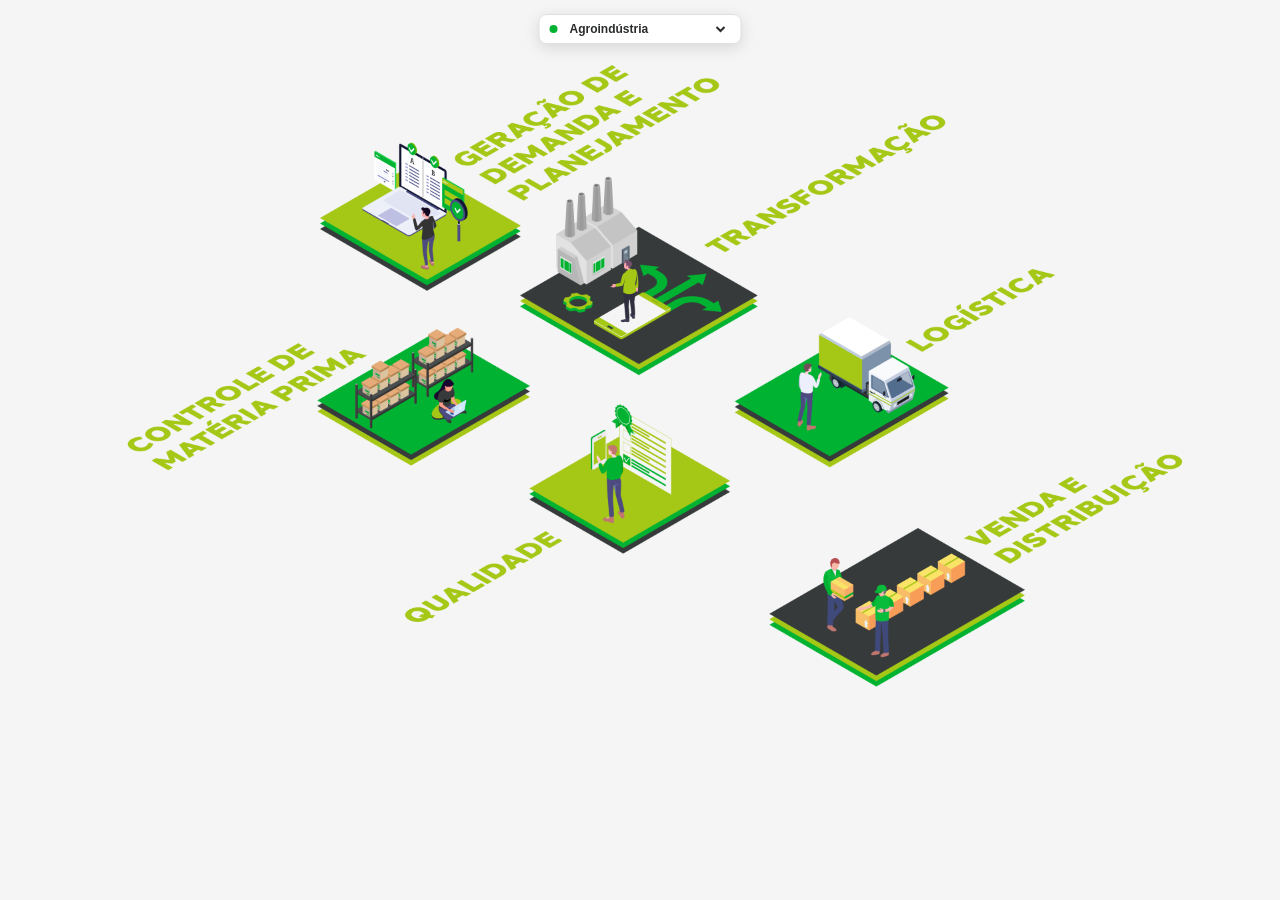
<file: agroindustria/index.html>
<!DOCTYPE html>
<html lang="pt-BR">
<head>
  <meta charset="UTF-8">
  <meta name="viewport" content="width=device-width, initial-scale=1">
  <title>Agroindústria</title>
  <style>
    :root {
      --green: #00b232;
      --lime:  #a5c715;
      --text:  #2a2b2b;
    }

    *, *::before, *::after { box-sizing: border-box; margin: 0; padding: 0; }

    html, body { background: #f5f5f5; overflow: hidden; height: 100%; }

    #scale-container { width: 100%; overflow: hidden; }

    #infografico {
      position: relative;
      width: 1920px;
      height: 1080px;
      background: #f5f5f5;
      transform-origin: top left;
    }

    /* ── Camadas ── */
    .layer {
      position: absolute;
      pointer-events: none;
      opacity: 0;
      transform: translateY(20px);
      transition: opacity 0.55s ease-out, transform 0.55s ease-out;
    }
    .layer.visible { opacity: 1; transform: translateY(0); }
    .layer img { display: block; width: 100%; height: 100%; }

    /* bg-lines: reveal radial do centro para fora */
    .layer[data-id="bg"] {
      left: 495px; top: 326px; width: 983px; height: 519px;
      transform: none;
      clip-path: circle(0% at 50% 50%);
      transition: opacity 0.4s ease-out, clip-path 0.9s cubic-bezier(0.4, 0, 0.2, 1);
    }
    .layer[data-id="bg"].visible {
      transform: none;
      clip-path: circle(150% at 50% 50%);
    }

    /* Coordenadas absolutas Figma 1920×1080 */
    .layer[data-id="geracao-de-demanda"]    { left: 480px;  top:  50px; width: 631px; height: 387px; }
    .layer[data-id="transformacao"]         { left: 780px;  top: 163px; width: 656px; height: 400px; }
    .layer[data-id="logistica"]             { left: 1102px; top: 392px; width: 492px; height: 309px; }
    .layer[data-id="controle-materia-prima"]{ left: 174px;  top: 483px; width: 621px; height: 229px; }
    .layer[data-id="qualidade"]             { left: 590px;  top: 598px; width: 506px; height: 346px; }
    .layer[data-id="venda-distribuicao"]    { left: 1154px; top: 644px; width: 643px; height: 386px; }

    /* ── Hotspots ── */
    .hotspot {
      position: absolute;
      cursor: pointer;
      border-radius: 8px;
      z-index: 20;
    }

    .hotspot[data-id="geracao-de-demanda"]    { left: 480px;  top:  50px; width: 631px; height: 387px; }
    .hotspot[data-id="transformacao"]         { left: 780px;  top: 163px; width: 656px; height: 400px; }
    .hotspot[data-id="logistica"]             { left: 1102px; top: 392px; width: 492px; height: 309px; }
    .hotspot[data-id="controle-materia-prima"]{ left: 174px;  top: 483px; width: 621px; height: 229px; }
    .hotspot[data-id="qualidade"]             { left: 590px;  top: 598px; width: 506px; height: 346px; }
    .hotspot[data-id="venda-distribuicao"]    { left: 1154px; top: 644px; width: 643px; height: 386px; }

    .hotspot::before {
      content: '';
      position: absolute;
      inset: 0;
      border-radius: 8px;
      background: rgba(0, 178, 50, 0);
      transition: background 0.25s ease;
    }
    .hotspot:hover::before { background: rgba(0, 178, 50, 0.08); }

    /* ── Tooltip global ── */
    #tooltip {
      position: fixed;
      background: #fff;
      border-left: 4px solid var(--green);
      border-radius: 8px;
      box-shadow: 0 8px 32px rgba(0,0,0,.18);
      padding: 16px 20px;
      width: 240px;
      pointer-events: none;
      opacity: 0;
      transform: translateY(6px);
      transition: opacity 0.2s ease, transform 0.2s ease;
      z-index: 1000;
    }
    #tooltip.visible { opacity: 1; transform: translateY(0); }
    #tooltip::after {
      content: '';
      position: absolute;
      left: 50%;
      transform: translateX(-50%);
      border: 8px solid transparent;
    }
    #tooltip[data-dir="above"]::after, #tooltip:not([data-dir])::after {
      top: 100%;
      border-top-color: #fff;
    }
    #tooltip[data-dir="below"]::after {
      bottom: 100%;
      border-bottom-color: #fff;
    }
    #tooltip h4 {
      font-family: 'Halcom', 'Arial Black', 'Arial Bold', sans-serif;
      font-weight: 900;
      font-size: 13px;
      color: var(--green);
      text-transform: uppercase;
      letter-spacing: 0.04em;
      margin-bottom: 10px;
      line-height: 1.3;
    }
    #tooltip ul { list-style: none; padding: 0; }
    #tooltip ul li {
      font-family: 'Halcom', Arial, sans-serif;
      font-size: 12px;
      color: var(--text);
      line-height: 1.5;
      padding: 4px 0 4px 14px;
      position: relative;
      border-bottom: 1px solid rgba(0,0,0,0.06);
    }
    #tooltip ul li:last-child { border-bottom: none; }
    #tooltip ul li::before {
      content: '';
      position: absolute;
      left: 0; top: 50%;
      transform: translateY(-50%);
      width: 6px; height: 6px;
      border-radius: 50%;
      background: var(--lime);
    }

    /* ── Nav flutuante ── */
    #infog-nav {
      position: fixed;
      top: 14px;
      left: 50%;
      transform: translateX(-50%);
      z-index: 9999;
      background: #fff;
      border: 1.5px solid #e0e0e0;
      border-radius: 8px;
      box-shadow: 0 4px 16px rgba(0,0,0,.12);
      padding: 6px 12px 6px 10px;
      display: flex;
      align-items: center;
      gap: 8px;
      font-family: 'Halcom', Arial, sans-serif;
      font-size: 12px;
      color: #2a2b2b;
    }
    #infog-nav::before {
      content: '';
      display: inline-block;
      width: 8px; height: 8px;
      border-radius: 50%;
      background: #00b232;
      flex-shrink: 0;
    }
    #infog-nav select {
      border: none;
      outline: none;
      font-family: inherit;
      font-size: 12px;
      font-weight: 700;
      color: #2a2b2b;
      background: transparent;
      cursor: pointer;
      padding-right: 4px;
    }

    /* ── Versão mobile (cards do Figma, 360px de largura) ── */
    #mobile-view { display: none; }
    @media (max-width: 767px) {
      html, body { overflow: auto; height: auto; scrollbar-width: none; }
      html::-webkit-scrollbar, body::-webkit-scrollbar { display: none; }
      #scale-container, #tooltip { display: none; }
      #mobile-view {
        --u: calc(min(100vw, 480px) / 360);
        display: block;
        width: min(100vw, 480px);
        margin: 0 auto;
        padding: 52px 0 24px;
      }
      body.no-nav #mobile-view { padding-top: 0; }
      .m-card {
        position: relative;
        opacity: 0;
        transform: translateY(16px);
        transition: opacity 0.5s ease-out, transform 0.5s ease-out;
      }
      .m-card.visible { opacity: 1; transform: none; }
      .m-card img { display: block; width: 100%; height: auto; }
      .m-card[data-ref] { cursor: pointer; -webkit-tap-highlight-color: transparent; }
      .m-card[data-ref]::after {
        content: '+';
        position: absolute;
        left: calc(var(--u) * 318);
        top: calc(var(--u) * (var(--rb) - 12));
        width: calc(var(--u) * 24);
        height: calc(var(--u) * 24);
        border-radius: 50%;
        background: #fff;
        color: var(--green);
        font: 700 calc(var(--u) * 18)/calc(var(--u) * 24) Arial, sans-serif;
        text-align: center;
        box-shadow: 0 2px 8px rgba(0,0,0,.18);
        transition: transform 0.25s ease;
      }
      .m-card.open::after { transform: rotate(45deg); }
      .m-panel {
        margin: 0 calc(var(--u) * 30);
        max-height: 0;
        overflow: hidden;
        background: #fff;
        border-left: 4px solid var(--green);
        box-shadow: 0 8px 24px rgba(0,0,0,.10);
        transition: max-height 0.3s ease, margin 0.3s ease;
      }
      .m-card.open + .m-panel {
        margin-top: calc(var(--u) * (var(--rb) - var(--h)));
        margin-bottom: calc(var(--u) * (var(--h) - var(--rb)));
      }
      .m-panel ul { list-style: none; padding: 10px 18px 12px; }
      .m-panel li {
        font-family: 'Halcom', Arial, sans-serif;
        font-size: 14px;
        color: var(--text);
        line-height: 1.4;
        padding: 6px 0 6px 16px;
        position: relative;
        border-bottom: 1px solid rgba(0,0,0,0.06);
      }
      .m-panel li:last-child { border-bottom: none; }
      .m-panel li::before {
        content: '';
        position: absolute;
        left: 0; top: 50%;
        transform: translateY(-50%);
        width: 6px; height: 6px;
        border-radius: 50%;
        background: var(--lime);
      }
    }
  </style>
</head>
<body>

<div id="infog-nav">
  <select id="infog-select" autocomplete="off">
    <option value="/distribuidor-de-insumos/">Distribuidor de Insumos</option>
    <option value="/loja-agropecuaria/">Loja Agropecuária</option>
    <option value="/originacao-comercio-de-graos/">Armazéns Gerais</option>
    <option value="/agroindustria/">Agroindústria</option>
    <option value="/produtor-rural/">Produtor Rural</option>
  </select>
</div>

<div id="tooltip">
  <h4 id="tooltip-title"></h4>
  <ul id="tooltip-list"></ul>
</div>

<div id="scale-container">
<div id="infografico">

  <div class="layer" data-id="bg" data-delay="1000"><img src="bg-lines.png" alt=""></div>

  <div class="layer" data-id="geracao-de-demanda"     data-delay="0"><img src="geracao-de-demanda.png" alt=""></div>
  <div class="layer" data-id="transformacao"          data-delay="200"><img src="transformacao.png" alt=""></div>
  <div class="layer" data-id="logistica"              data-delay="400"><img src="logistica.png" alt=""></div>
  <div class="layer" data-id="controle-materia-prima" data-delay="400"><img src="controle-materia-prima.png" alt=""></div>
  <div class="layer" data-id="qualidade"              data-delay="600"><img src="qualidade.png" alt=""></div>
  <div class="layer" data-id="venda-distribuicao"     data-delay="800"><img src="venda-distribuicao.png" alt=""></div>

  <!-- HOTSPOT: Geração de Demanda -->
  <div class="hotspot" data-id="geracao-de-demanda"
    data-title="Geração de Demanda"
    data-items="Controle de Estoque|Compras|Programação de Vendas">
  </div>

  <!-- HOTSPOT: Transformação -->
  <div class="hotspot" data-id="transformacao"
    data-title="Transformação"
    data-items="Boletim de Produção|Apuração de Perda|Entrada de Produto Acabado">
  </div>

  <!-- HOTSPOT: Logística -->
  <div class="hotspot" data-id="logistica"
    data-title="Logística"
    data-items="Gestão de Embalagens|Armazenamento|Transporte">
  </div>

  <!-- HOTSPOT: Controle de Matéria-Prima -->
  <div class="hotspot" data-id="controle-materia-prima"
    data-title="Controle de Matéria-Prima"
    data-items="Setup de Máquina|Separação|Programação de Fábrica">
  </div>

  <!-- HOTSPOT: Qualidade -->
  <div class="hotspot" data-id="qualidade"
    data-title="Qualidade"
    data-items="ISO 9000, 14000, 22000|Auditoria e Rastreabilidade">
  </div>

  <!-- HOTSPOT: Venda & Distribuição -->
  <div class="hotspot" data-id="venda-distribuicao"
    data-title="Venda &amp; Distribuição"
    data-items="Canais|Vendas|Controle de Entrega">
  </div>

</div>
</div>

<!-- ── MOBILE: cards empilhados (Figma "Infográfico - Mobile") ── -->
<div id="mobile-view">
  <div class="m-card" data-ref="geracao-de-demanda" style="--h:149;--rb:131"><img src="mobile/card-01.png" alt="Geração de Demanda e Planejamento"></div>
  <div class="m-card" data-ref="controle-materia-prima" style="--h:127;--rb:121"><img src="mobile/card-02.png" alt="Controle de Matéria-Prima"></div>
  <div class="m-card" data-ref="transformacao" style="--h:150;--rb:133"><img src="mobile/card-03.png" alt="Transformação"></div>
  <div class="m-card" data-ref="qualidade" style="--h:142;--rb:122"><img src="mobile/card-04.png" alt="Qualidade"></div>
  <div class="m-card" data-ref="logistica" style="--h:140;--rb:119"><img src="mobile/card-05.png" alt="Logística"></div>
  <div class="m-card" data-ref="venda-distribuicao" style="--h:136;--rb:118"><img src="mobile/card-06.png" alt="Venda e Distribuição"></div>
</div>

<script>
  (function () {
    var container = document.getElementById('scale-container');
    var wrapper   = document.getElementById('infografico');
    var layers    = wrapper.querySelectorAll('.layer');
    var tooltip   = document.getElementById('tooltip');
    var ttTitle   = document.getElementById('tooltip-title');
    var ttList    = document.getElementById('tooltip-list');

    function applyScale() {
      var scale = Math.min(window.innerWidth / 1920, window.innerHeight / 1080);
      var left  = Math.round((window.innerWidth - 1920 * scale) / 2);
      wrapper.style.transform  = 'scale(' + scale + ')';
      wrapper.style.marginLeft = left + 'px';
      container.style.height   = Math.round(1080 * scale) + 'px';
    }
    window.addEventListener('resize', applyScale);
    applyScale();

    function animateIn() {
      layers.forEach(function (layer) {
        var delay = parseInt(layer.dataset.delay || 0, 10) + 200;
        setTimeout(function () { layer.classList.add('visible'); }, delay);
      });
    }
    if (document.readyState === 'complete') {
      setTimeout(animateIn, 80);
    } else {
      window.addEventListener('load', function () { setTimeout(animateIn, 80); });
    }

    wrapper.querySelectorAll('.hotspot').forEach(function (hs) {
      hs.addEventListener('mouseenter', function () {
        var rect = hs.getBoundingClientRect();

        ttTitle.innerHTML = hs.dataset.title;
        ttList.innerHTML  = '';
        hs.dataset.items.split('|').forEach(function (item) {
          var li = document.createElement('li');
          li.textContent = item;
          ttList.appendChild(li);
        });

        tooltip.classList.add('visible');

        var cx    = rect.left + rect.width / 2;
        var midY  = rect.top + rect.height * 0.45;
        var ttH   = tooltip.offsetHeight;
        var ttW   = tooltip.offsetWidth;
        var above = midY - ttH - 14;
        var below = midY + 14;
        var top   = above >= 8 ? above : below;

        tooltip.dataset.dir = above >= 8 ? 'above' : 'below';

        var left = cx - ttW / 2;
        left = Math.max(8, Math.min(left, window.innerWidth - ttW - 8));

        tooltip.style.left = left + 'px';
        tooltip.style.top  = top  + 'px';
      });

      hs.addEventListener('mouseleave', function () {
        tooltip.classList.remove('visible');
      });
    });

    (function () {
    var sel = document.getElementById('infog-select');
    var path = window.location.pathname;
    for (var i = 0; i < sel.options.length; i++) {
      var folder = sel.options[i].value.replace(/\//g, '');
      if (path.indexOf('/' + folder + '/') !== -1) { sel.selectedIndex = i; break; }
    }
    sel.addEventListener('change', function () {
      var folder = sel.value.replace(/\//g, '');
      window.location.href = '../' + folder + '/';
    });
  })();
  })();

  // Oculta nav via ?nav=0
  if (new URLSearchParams(window.location.search).get('nav') === '0') {
    var nav = document.getElementById('infog-nav');
    if (nav) nav.style.display = 'none';
    document.body.classList.add('no-nav');
  }
</script>

<script>
  /* Versão mobile: anima os cards e abre a lista do hotspot correspondente ao tocar */
  (function () {
    var view = document.getElementById('mobile-view');
    if (!view) return;
    var cards = view.querySelectorAll('.m-card');
    cards.forEach(function (card, i) {
      setTimeout(function () { card.classList.add('visible'); }, 150 + i * 90);
      var ref = card.dataset.ref;
      var hs  = ref && document.querySelector('.hotspot[data-id="' + ref + '"]');
      if (!hs) { card.removeAttribute('data-ref'); return; }
      var panel = document.createElement('div');
      panel.className = 'm-panel';
      var ul = document.createElement('ul');
      hs.dataset.items.split('|').forEach(function (item) {
        var li = document.createElement('li');
        li.textContent = item;
        ul.appendChild(li);
      });
      panel.appendChild(ul);
      card.insertAdjacentElement('afterend', panel);
      card.setAttribute('role', 'button');
      card.setAttribute('aria-expanded', 'false');
      card.tabIndex = 0;
      function toggle() {
        var open = !card.classList.contains('open');
        card.classList.toggle('open', open);
        card.setAttribute('aria-expanded', open);
        panel.style.maxHeight = open ? panel.scrollHeight + 'px' : '0';
      }
      card.addEventListener('click', toggle);
      card.addEventListener('keydown', function (e) {
        if (e.key === 'Enter' || e.key === ' ') { e.preventDefault(); toggle(); }
      });
    });

    /* Embed: informa a altura ao site pai para o iframe crescer sem barra de rolagem */
    if (window.parent !== window) {
      var mq = window.matchMedia('(max-width: 767px)');
      var last = 0;
      var postHeight = function () {
        var h = mq.matches ? Math.ceil(view.getBoundingClientRect().height) : 0;
        if (h === last) return;
        last = h;
        window.parent.postMessage({ type: 'siagri-infografico-altura', height: h }, '*');
      };
      if (window.ResizeObserver) new ResizeObserver(postHeight).observe(view);
      view.addEventListener('transitionend', postHeight);
      window.addEventListener('resize', postHeight);
      window.addEventListener('load', postHeight);
      postHeight();
    }
  })();
</script>

</body>
</html>
</file>
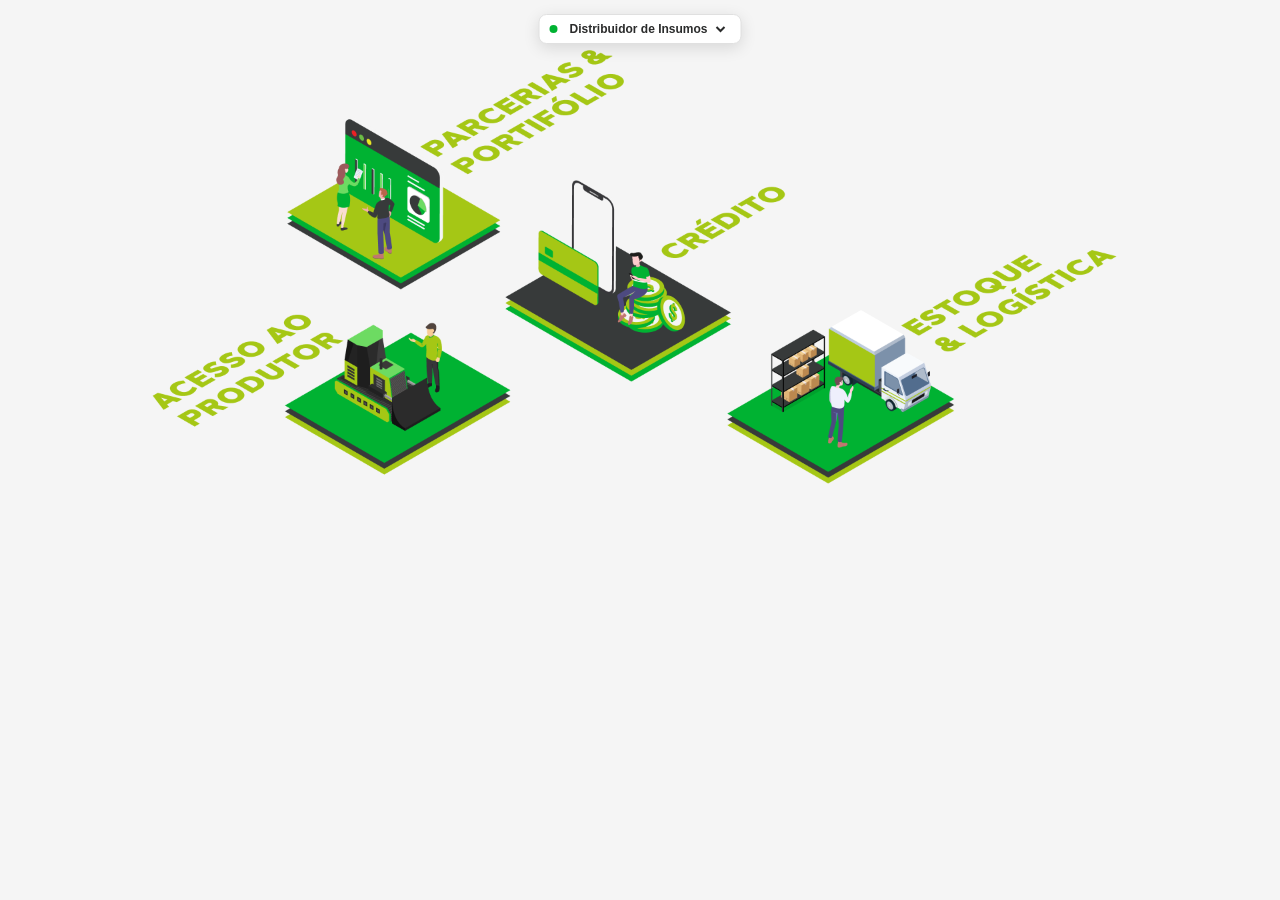
<file: distribuidor-de-insumos/index.html>
<!DOCTYPE html>
<html lang="pt-BR">
<head>
  <meta charset="UTF-8">
  <meta name="viewport" content="width=device-width, initial-scale=1">
  <title>Distribuidor de Insumos</title>
  <style>
    :root {
      --green: #00b232;
      --lime:  #a5c715;
      --text:  #2a2b2b;
    }

    *, *::before, *::after { box-sizing: border-box; margin: 0; padding: 0; }

    html, body { background: #f5f5f5; overflow: hidden; height: 100%; }

    #scale-container { width: 100%; overflow: hidden; }

    #infografico {
      position: relative;
      width: 1920px;
      height: 1080px;
      background: #f5f5f5;
      transform-origin: top left;
    }

    /* ── Camadas ── */
    .layer {
      position: absolute;
      pointer-events: none;
      opacity: 0;
      transform: translateY(20px);
      transition: opacity 0.55s ease-out, transform 0.55s ease-out;
    }
    .layer.visible { opacity: 1; transform: translateY(0); }
    .layer img { display: block; width: 100%; height: 100%; }

    /* bg-lines: reveal radial do centro para fora */
    .layer[data-id="bg"] {
      left: 447px; top: 317px; width: 1042px; height: 548px;
      transform: none;
      clip-path: circle(0% at 50% 50%);
      transition: opacity 0.4s ease-out, clip-path 0.9s cubic-bezier(0.4, 0, 0.2, 1);
    }
    .layer[data-id="bg"].visible {
      transform: none;
      clip-path: circle(150% at 50% 50%);
    }

    /* Plataformas */
    .layer[data-id="parcerias"]   { left: 431px;  top:  56px;  width: 534px; height: 378px; }
    .layer[data-id="credito"]     { left: 758px;  top: 269px;  width: 439px; height: 304px; }
    .layer[data-id="estoque"]     { left: 1091px; top: 337px;  width: 595px; height: 389px; }
    .layer[data-id="acesso"]      { left: 209px;  top: 460px;  width: 557px; height: 252px; }
    .layer[data-id="venda"]       { left: 519px;  top: 650px;  width: 566px; height: 391px; }
    .layer[data-id="performance"] { left: 1146px; top: 632px;  width: 658px; height: 433px; }

    /* ── Hotspots ── */
    .hotspot {
      position: absolute;
      cursor: pointer;
      border-radius: 8px;
      z-index: 20;
    }

    .hotspot[data-id="parcerias"]   { left: 431px;  top:  56px;  width: 534px; height: 378px; }
    .hotspot[data-id="credito"]     { left: 758px;  top: 269px;  width: 439px; height: 304px; }
    .hotspot[data-id="estoque"]     { left: 1091px; top: 337px;  width: 595px; height: 389px; }
    .hotspot[data-id="acesso"]      { left: 209px;  top: 460px;  width: 557px; height: 252px; }
    .hotspot[data-id="venda"]       { left: 519px;  top: 650px;  width: 566px; height: 391px; }
    .hotspot[data-id="performance"] { left: 1146px; top: 632px;  width: 658px; height: 433px; }

    .hotspot::before {
      content: '';
      position: absolute;
      inset: 0;
      border-radius: 8px;
      background: rgba(0, 178, 50, 0);
      transition: background 0.25s ease;
    }
    .hotspot:hover::before { background: rgba(0, 178, 50, 0.08); }

    /* ── Tooltip global (fora do container escalado, tamanho normal) ── */
    #tooltip {
      position: fixed;
      background: #fff;
      border-left: 4px solid var(--green);
      border-radius: 8px;
      box-shadow: 0 8px 32px rgba(0,0,0,.18);
      padding: 16px 20px;
      width: 240px;
      pointer-events: none;
      opacity: 0;
      transform: translateY(6px);
      transition: opacity 0.2s ease, transform 0.2s ease;
      z-index: 1000;
    }
    #tooltip.visible {
      opacity: 1;
      transform: translateY(0);
    }
    /* seta — direção definida via data-dir pelo JS */
    #tooltip::after {
      content: '';
      position: absolute;
      left: 50%;
      transform: translateX(-50%);
      border: 8px solid transparent;
    }
    #tooltip[data-dir="above"]::after, #tooltip:not([data-dir])::after {
      top: 100%;
      border-top-color: #fff;
    }
    #tooltip[data-dir="below"]::after {
      bottom: 100%;
      border-bottom-color: #fff;
    }
    #tooltip h4 {
      font-family: 'Halcom', 'Arial Black', 'Arial Bold', sans-serif;
      font-weight: 900;
      font-size: 13px;
      color: var(--green);
      text-transform: uppercase;
      letter-spacing: 0.04em;
      margin-bottom: 10px;
      line-height: 1.3;
    }
    #tooltip ul { list-style: none; padding: 0; }
    #tooltip ul li {
      font-family: 'Halcom', Arial, sans-serif;
      font-size: 12px;
      color: var(--text);
      line-height: 1.5;
      padding: 4px 0 4px 14px;
      position: relative;
      border-bottom: 1px solid rgba(0,0,0,0.06);
    }
    #tooltip ul li:last-child { border-bottom: none; }
    #tooltip ul li::before {
      content: '';
      position: absolute;
      left: 0; top: 50%;
      transform: translateY(-50%);
      width: 6px; height: 6px;
      border-radius: 50%;
      background: var(--lime);
    }
  
    /* ── Nav flutuante ── */
    #infog-nav {
      position: fixed;
      top: 14px;
      left: 50%;
      transform: translateX(-50%);
      z-index: 9999;
      background: #fff;
      border: 1.5px solid #e0e0e0;
      border-radius: 8px;
      box-shadow: 0 4px 16px rgba(0,0,0,.12);
      padding: 6px 12px 6px 10px;
      display: flex;
      align-items: center;
      gap: 8px;
      font-family: 'Halcom', Arial, sans-serif;
      font-size: 12px;
      color: #2a2b2b;
    }
    #infog-nav::before {
      content: '';
      display: inline-block;
      width: 8px; height: 8px;
      border-radius: 50%;
      background: #00b232;
      flex-shrink: 0;
    }
    #infog-nav select {
      border: none;
      outline: none;
      font-family: inherit;
      font-size: 12px;
      font-weight: 700;
      color: #2a2b2b;
      background: transparent;
      cursor: pointer;
      padding-right: 4px;
    }

    /* ── Versão mobile (cards do Figma, 360px de largura) ── */
    #mobile-view { display: none; }
    @media (max-width: 767px) {
      html, body { overflow: auto; height: auto; scrollbar-width: none; }
      html::-webkit-scrollbar, body::-webkit-scrollbar { display: none; }
      #scale-container, #tooltip { display: none; }
      #mobile-view {
        --u: calc(min(100vw, 480px) / 360);
        display: block;
        width: min(100vw, 480px);
        margin: 0 auto;
        padding: 52px 0 24px;
      }
      body.no-nav #mobile-view { padding-top: 0; }
      .m-card {
        position: relative;
        opacity: 0;
        transform: translateY(16px);
        transition: opacity 0.5s ease-out, transform 0.5s ease-out;
      }
      .m-card.visible { opacity: 1; transform: none; }
      .m-card img { display: block; width: 100%; height: auto; }
      .m-card[data-ref] { cursor: pointer; -webkit-tap-highlight-color: transparent; }
      .m-card[data-ref]::after {
        content: '+';
        position: absolute;
        left: calc(var(--u) * 318);
        top: calc(var(--u) * (var(--rb) - 12));
        width: calc(var(--u) * 24);
        height: calc(var(--u) * 24);
        border-radius: 50%;
        background: #fff;
        color: var(--green);
        font: 700 calc(var(--u) * 18)/calc(var(--u) * 24) Arial, sans-serif;
        text-align: center;
        box-shadow: 0 2px 8px rgba(0,0,0,.18);
        transition: transform 0.25s ease;
      }
      .m-card.open::after { transform: rotate(45deg); }
      .m-panel {
        margin: 0 calc(var(--u) * 30);
        max-height: 0;
        overflow: hidden;
        background: #fff;
        border-left: 4px solid var(--green);
        box-shadow: 0 8px 24px rgba(0,0,0,.10);
        transition: max-height 0.3s ease, margin 0.3s ease;
      }
      .m-card.open + .m-panel {
        margin-top: calc(var(--u) * (var(--rb) - var(--h)));
        margin-bottom: calc(var(--u) * (var(--h) - var(--rb)));
      }
      .m-panel ul { list-style: none; padding: 10px 18px 12px; }
      .m-panel li {
        font-family: 'Halcom', Arial, sans-serif;
        font-size: 14px;
        color: var(--text);
        line-height: 1.4;
        padding: 6px 0 6px 16px;
        position: relative;
        border-bottom: 1px solid rgba(0,0,0,0.06);
      }
      .m-panel li:last-child { border-bottom: none; }
      .m-panel li::before {
        content: '';
        position: absolute;
        left: 0; top: 50%;
        transform: translateY(-50%);
        width: 6px; height: 6px;
        border-radius: 50%;
        background: var(--lime);
      }
    }
  </style>
</head>
<body>

<div id="infog-nav">
  <select id="infog-select" autocomplete="off">
    <option value="/distribuidor-de-insumos/">Distribuidor de Insumos</option>
    <option value="/loja-agropecuaria/">Loja Agropecuária</option>
    <option value="/originacao-comercio-de-graos/">Armazéns Gerais</option>
    <option value="/agroindustria/">Agroindústria</option>
    <option value="/produtor-rural/">Produtor Rural</option>
  </select>
</div>

<!-- Tooltip global — fora do container escalado -->
<div id="tooltip">
  <h4 id="tooltip-title"></h4>
  <ul id="tooltip-list"></ul>
</div>

<div id="scale-container">
<div id="infografico">

  <div class="layer" data-id="bg" data-delay="1200">
    <img src="bg-lines.png" alt="">
  </div>

  <div class="layer" data-id="parcerias"   data-delay="0"><img src="parcerias-portfolio.png" alt=""></div>
  <div class="layer" data-id="credito"     data-delay="200"><img src="credito.png" alt=""></div>
  <div class="layer" data-id="estoque"     data-delay="400"><img src="estoque-logistica.png" alt=""></div>
  <div class="layer" data-id="acesso"      data-delay="600"><img src="acesso-ao-produtor.png" alt=""></div>
  <div class="layer" data-id="venda"       data-delay="800"><img src="venda-consultiva.png" alt=""></div>
  <div class="layer" data-id="performance" data-delay="1000"><img src="perfomance.png" alt=""></div>

</div>
</div>

<!-- ── MOBILE: cards empilhados (Figma "Infográfico - Mobile") ── -->
<div id="mobile-view">
  <div class="m-card" style="--h:153;--rb:133"><img src="mobile/card-01.png" alt="Parcerias &amp; Portfólio"></div>
  <div class="m-card" style="--h:134;--rb:119"><img src="mobile/card-02.png" alt="Acesso ao Produtor"></div>
  <div class="m-card" style="--h:139;--rb:124"><img src="mobile/card-03.png" alt="Crédito"></div>
  <div class="m-card" style="--h:144;--rb:124"><img src="mobile/card-04.png" alt="Venda Consultiva"></div>
  <div class="m-card" style="--h:134;--rb:119"><img src="mobile/card-05.png" alt="Estoque &amp; Logística"></div>
  <div class="m-card" style="--h:145;--rb:124"><img src="mobile/card-06.png" alt="Performance &amp; Resultados"></div>
</div>

<script>
  (function () {
    var container = document.getElementById('scale-container');
    var wrapper   = document.getElementById('infografico');
    var layers    = wrapper.querySelectorAll('.layer');
    var tooltip   = document.getElementById('tooltip');
    var ttTitle   = document.getElementById('tooltip-title');
    var ttList    = document.getElementById('tooltip-list');

    /* ── Escala responsiva ── */
    function applyScale() {
      var scale = Math.min(window.innerWidth / 1920, window.innerHeight / 1080);
      var left  = Math.round((window.innerWidth - 1920 * scale) / 2);
      wrapper.style.transform  = 'scale(' + scale + ')';
      wrapper.style.marginLeft = left + 'px';
      container.style.height   = Math.round(1080 * scale) + 'px';
    }
    window.addEventListener('resize', applyScale);
    applyScale();

    /* ── Animação de entrada ── */
    function animateIn() {
      layers.forEach(function (layer) {
        var delay = parseInt(layer.dataset.delay || 0, 10) + 200;
        setTimeout(function () { layer.classList.add('visible'); }, delay);
      });
    }
    if (document.readyState === 'complete') {
      setTimeout(animateIn, 80);
    } else {
      window.addEventListener('load', function () { setTimeout(animateIn, 80); });
    }

    /* ── Tooltip via JS — posicionado em coordenadas de tela reais ── */
    wrapper.querySelectorAll('.hotspot').forEach(function (hs) {
      hs.addEventListener('mouseenter', function () {
        var rect = hs.getBoundingClientRect();

        ttTitle.innerHTML = hs.dataset.title;
        ttList.innerHTML  = '';
        hs.dataset.items.split('|').forEach(function (item) {
          var li = document.createElement('li');
          li.textContent = item;
          ttList.appendChild(li);
        });

        tooltip.classList.add('visible');

        var cx     = rect.left + rect.width / 2;
        var ttH    = tooltip.offsetHeight;
        var ttW    = tooltip.offsetWidth;
        var midY   = rect.top + rect.height * 0.45;
        var above  = midY - ttH - 14;
        var below  = midY + 14;
        var top    = above >= 8 ? above : below;

        // seta aponta para baixo (acima) ou para cima (abaixo)
        tooltip.dataset.dir = above >= 8 ? 'above' : 'below';

        var left = cx - ttW / 2;
        left = Math.max(8, Math.min(left, window.innerWidth - ttW - 8));

        tooltip.style.left = left + 'px';
        tooltip.style.top  = top  + 'px';
      });

      hs.addEventListener('mouseleave', function () {
        tooltip.classList.remove('visible');
      });
    });
  })();

  (function () {
    var sel = document.getElementById('infog-select');
    var path = window.location.pathname;
    for (var i = 0; i < sel.options.length; i++) {
      var folder = sel.options[i].value.replace(/\//g, '');
      if (path.indexOf('/' + folder + '/') !== -1) { sel.selectedIndex = i; break; }
    }
    sel.addEventListener('change', function () {
      var folder = sel.value.replace(/\//g, '');
      window.location.href = '../' + folder + '/';
    });
  })();

  // Oculta nav via ?nav=0
  if (new URLSearchParams(window.location.search).get('nav') === '0') {
    var nav = document.getElementById('infog-nav');
    if (nav) nav.style.display = 'none';
    document.body.classList.add('no-nav');
  }
</script>

<script>
  /* Versão mobile: anima os cards e abre a lista do hotspot correspondente ao tocar */
  (function () {
    var view = document.getElementById('mobile-view');
    if (!view) return;
    var cards = view.querySelectorAll('.m-card');
    cards.forEach(function (card, i) {
      setTimeout(function () { card.classList.add('visible'); }, 150 + i * 90);
      var ref = card.dataset.ref;
      var hs  = ref && document.querySelector('.hotspot[data-id="' + ref + '"]');
      if (!hs) { card.removeAttribute('data-ref'); return; }
      var panel = document.createElement('div');
      panel.className = 'm-panel';
      var ul = document.createElement('ul');
      hs.dataset.items.split('|').forEach(function (item) {
        var li = document.createElement('li');
        li.textContent = item;
        ul.appendChild(li);
      });
      panel.appendChild(ul);
      card.insertAdjacentElement('afterend', panel);
      card.setAttribute('role', 'button');
      card.setAttribute('aria-expanded', 'false');
      card.tabIndex = 0;
      function toggle() {
        var open = !card.classList.contains('open');
        card.classList.toggle('open', open);
        card.setAttribute('aria-expanded', open);
        panel.style.maxHeight = open ? panel.scrollHeight + 'px' : '0';
      }
      card.addEventListener('click', toggle);
      card.addEventListener('keydown', function (e) {
        if (e.key === 'Enter' || e.key === ' ') { e.preventDefault(); toggle(); }
      });
    });

    /* Embed: informa a altura ao site pai para o iframe crescer sem barra de rolagem */
    if (window.parent !== window) {
      var mq = window.matchMedia('(max-width: 767px)');
      var last = 0;
      var postHeight = function () {
        var h = mq.matches ? Math.ceil(view.getBoundingClientRect().height) : 0;
        if (h === last) return;
        last = h;
        window.parent.postMessage({ type: 'siagri-infografico-altura', height: h }, '*');
      };
      if (window.ResizeObserver) new ResizeObserver(postHeight).observe(view);
      view.addEventListener('transitionend', postHeight);
      window.addEventListener('resize', postHeight);
      window.addEventListener('load', postHeight);
      postHeight();
    }
  })();
</script>

</body>
</html>
</file>
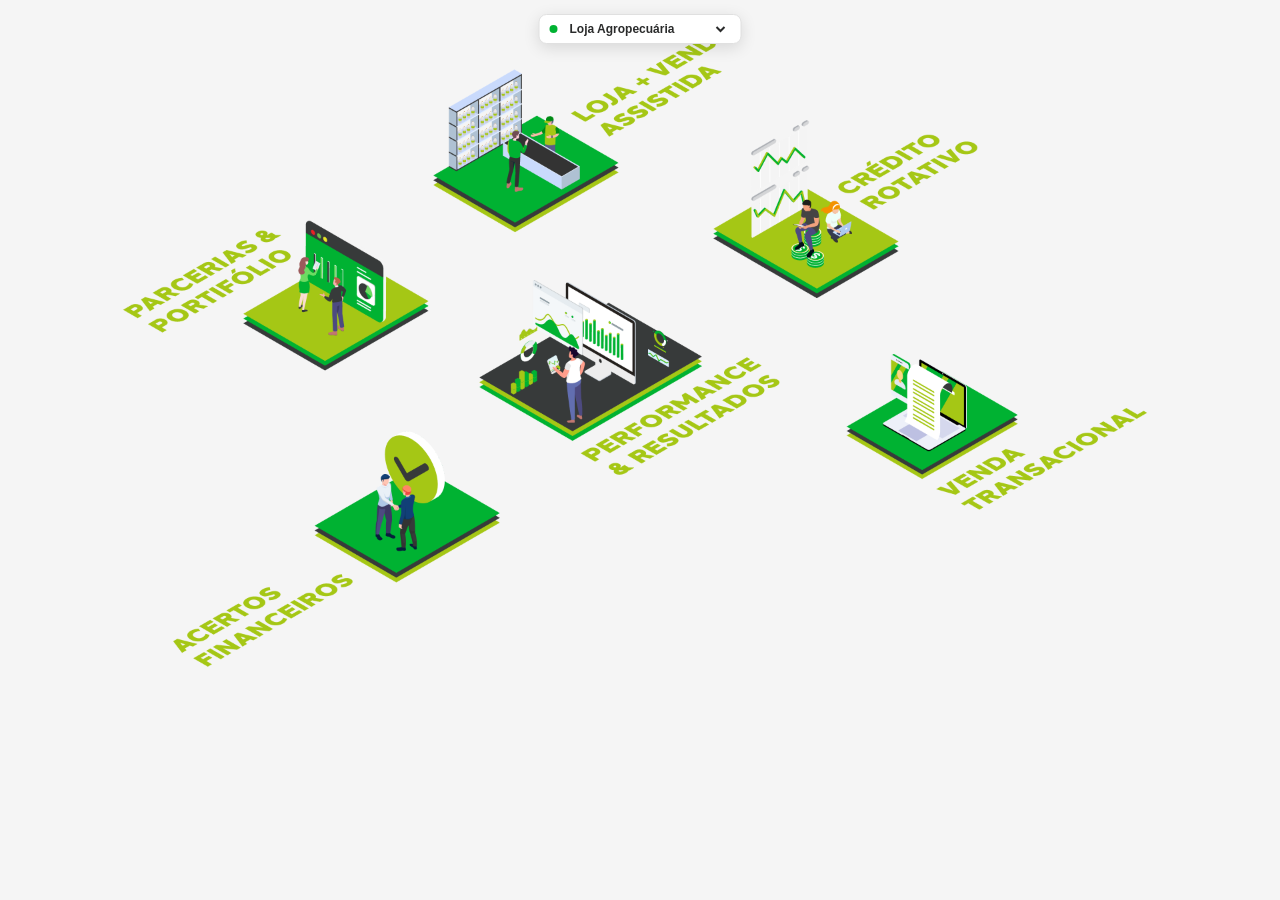
<file: loja-agropecuaria/index.html>
<!DOCTYPE html>
<html lang="pt-BR">
<head>
  <meta charset="UTF-8">
  <meta name="viewport" content="width=device-width, initial-scale=1">
  <title>Loja Agropecuária</title>
  <style>
    :root {
      --green: #00b232;
      --lime:  #a5c715;
      --text:  #2a2b2b;
    }

    *, *::before, *::after { box-sizing: border-box; margin: 0; padding: 0; }

    html, body { background: #f5f5f5; overflow: hidden; height: 100%; }

    #scale-container { width: 100%; overflow: hidden; }

    #infografico {
      position: relative;
      width: 1920px;
      height: 1080px;
      background: #f5f5f5;
      transform-origin: top left;
    }

    /* ── Camadas ── */
    .layer {
      position: absolute;
      pointer-events: none;
      opacity: 0;
      transform: translateY(20px);
      transition: opacity 0.55s ease-out, transform 0.55s ease-out;
    }
    .layer.visible { opacity: 1; transform: translateY(0); }
    .layer img { display: block; width: 100%; height: 100%; }

    /* bg-lines: reveal radial do centro para fora */
    .layer[data-id="bg"] {
      left: 279px; top: 259px; width: 1335px; height: 713px;
      transform: none;
      clip-path: circle(0% at 50% 50%);
      transition: opacity 0.4s ease-out, clip-path 0.9s cubic-bezier(0.4, 0, 0.2, 1);
    }
    .layer[data-id="bg"].visible {
      transform: none;
      clip-path: circle(150% at 50% 50%);
    }

    /* Coordenadas absolutas Figma 1920×1080 */
    .layer[data-id="loja-venda"]            { left: 650px;  top:  28px;  width: 491px; height: 321px; }
    .layer[data-id="parcerias-portfolio"]   { left: 175px;  top: 309px;  width: 468px; height: 247px; }
    .layer[data-id="credito-rotativo"]      { left: 1070px; top: 174px;  width: 426px; height: 274px; }
    .layer[data-id="performance-resultados"]{ left: 719px;  top: 420px;  width: 462px; height: 295px; }
    .layer[data-id="venda-transacional"]    { left: 1270px; top: 531px;  width: 476px; height: 240px; }
    .layer[data-id="acertos"]               { left: 243px;  top: 647px;  width: 507px; height: 355px; }
    .layer[data-id="estoque-logistica"]     { left: 907px;  top: 794px;  width: 419px; height: 252px; }

    /* ── Hotspots ── */
    .hotspot {
      position: absolute;
      cursor: pointer;
      border-radius: 8px;
      z-index: 20;
    }

    .hotspot[data-id="loja-venda"]            { left: 650px;  top:  28px;  width: 491px; height: 321px; }
    .hotspot[data-id="parcerias-portfolio"]   { left: 175px;  top: 309px;  width: 468px; height: 247px; }
    .hotspot[data-id="credito-rotativo"]      { left: 1070px; top: 174px;  width: 426px; height: 274px; }
    .hotspot[data-id="performance-resultados"]{ left: 719px;  top: 420px;  width: 462px; height: 295px; }
    .hotspot[data-id="venda-transacional"]    { left: 1270px; top: 531px;  width: 476px; height: 240px; }
    .hotspot[data-id="acertos"]               { left: 243px;  top: 647px;  width: 507px; height: 355px; }
    .hotspot[data-id="estoque-logistica"]     { left: 907px;  top: 794px;  width: 419px; height: 252px; }

    .hotspot::before {
      content: '';
      position: absolute;
      inset: 0;
      border-radius: 8px;
      background: rgba(0, 178, 50, 0);
      transition: background 0.25s ease;
    }
    .hotspot:hover::before { background: rgba(0, 178, 50, 0.08); }

    /* ── Tooltip global ── */
    #tooltip {
      position: fixed;
      background: #fff;
      border-left: 4px solid var(--green);
      border-radius: 8px;
      box-shadow: 0 8px 32px rgba(0,0,0,.18);
      padding: 16px 20px;
      width: 240px;
      pointer-events: none;
      opacity: 0;
      transform: translateY(6px);
      transition: opacity 0.2s ease, transform 0.2s ease;
      z-index: 1000;
    }
    #tooltip.visible { opacity: 1; transform: translateY(0); }
    #tooltip::after {
      content: '';
      position: absolute;
      left: 50%;
      transform: translateX(-50%);
      border: 8px solid transparent;
    }
    #tooltip[data-dir="above"]::after, #tooltip:not([data-dir])::after {
      top: 100%;
      border-top-color: #fff;
    }
    #tooltip[data-dir="below"]::after {
      bottom: 100%;
      border-bottom-color: #fff;
    }
    #tooltip h4 {
      font-family: 'Halcom', 'Arial Black', 'Arial Bold', sans-serif;
      font-weight: 900;
      font-size: 13px;
      color: var(--green);
      text-transform: uppercase;
      letter-spacing: 0.04em;
      margin-bottom: 10px;
      line-height: 1.3;
    }
    #tooltip ul { list-style: none; padding: 0; }
    #tooltip ul li {
      font-family: 'Halcom', Arial, sans-serif;
      font-size: 12px;
      color: var(--text);
      line-height: 1.5;
      padding: 4px 0 4px 14px;
      position: relative;
      border-bottom: 1px solid rgba(0,0,0,0.06);
    }
    #tooltip ul li:last-child { border-bottom: none; }
    #tooltip ul li::before {
      content: '';
      position: absolute;
      left: 0; top: 50%;
      transform: translateY(-50%);
      width: 6px; height: 6px;
      border-radius: 50%;
      background: var(--lime);
    }

    /* ── Nav flutuante ── */
    #infog-nav {
      position: fixed;
      top: 14px;
      left: 50%;
      transform: translateX(-50%);
      z-index: 9999;
      background: #fff;
      border: 1.5px solid #e0e0e0;
      border-radius: 8px;
      box-shadow: 0 4px 16px rgba(0,0,0,.12);
      padding: 6px 12px 6px 10px;
      display: flex;
      align-items: center;
      gap: 8px;
      font-family: 'Halcom', Arial, sans-serif;
      font-size: 12px;
      color: #2a2b2b;
    }
    #infog-nav::before {
      content: '';
      display: inline-block;
      width: 8px; height: 8px;
      border-radius: 50%;
      background: #00b232;
      flex-shrink: 0;
    }
    #infog-nav select {
      border: none;
      outline: none;
      font-family: inherit;
      font-size: 12px;
      font-weight: 700;
      color: #2a2b2b;
      background: transparent;
      cursor: pointer;
      padding-right: 4px;
    }

    /* ── Versão mobile (cards do Figma, 360px de largura) ── */
    #mobile-view { display: none; }
    @media (max-width: 767px) {
      html, body { overflow: auto; height: auto; scrollbar-width: none; }
      html::-webkit-scrollbar, body::-webkit-scrollbar { display: none; }
      #scale-container, #tooltip { display: none; }
      #mobile-view {
        --u: calc(min(100vw, 480px) / 360);
        display: block;
        width: min(100vw, 480px);
        margin: 0 auto;
        padding: 52px 0 24px;
      }
      body.no-nav #mobile-view { padding-top: 0; }
      .m-card {
        position: relative;
        opacity: 0;
        transform: translateY(16px);
        transition: opacity 0.5s ease-out, transform 0.5s ease-out;
      }
      .m-card.visible { opacity: 1; transform: none; }
      .m-card img { display: block; width: 100%; height: auto; }
      .m-card[data-ref] { cursor: pointer; -webkit-tap-highlight-color: transparent; }
      .m-card[data-ref]::after {
        content: '+';
        position: absolute;
        left: calc(var(--u) * 318);
        top: calc(var(--u) * (var(--rb) - 12));
        width: calc(var(--u) * 24);
        height: calc(var(--u) * 24);
        border-radius: 50%;
        background: #fff;
        color: var(--green);
        font: 700 calc(var(--u) * 18)/calc(var(--u) * 24) Arial, sans-serif;
        text-align: center;
        box-shadow: 0 2px 8px rgba(0,0,0,.18);
        transition: transform 0.25s ease;
      }
      .m-card.open::after { transform: rotate(45deg); }
      .m-panel {
        margin: 0 calc(var(--u) * 30);
        max-height: 0;
        overflow: hidden;
        background: #fff;
        border-left: 4px solid var(--green);
        box-shadow: 0 8px 24px rgba(0,0,0,.10);
        transition: max-height 0.3s ease, margin 0.3s ease;
      }
      .m-card.open + .m-panel {
        margin-top: calc(var(--u) * (var(--rb) - var(--h)));
        margin-bottom: calc(var(--u) * (var(--h) - var(--rb)));
      }
      .m-panel ul { list-style: none; padding: 10px 18px 12px; }
      .m-panel li {
        font-family: 'Halcom', Arial, sans-serif;
        font-size: 14px;
        color: var(--text);
        line-height: 1.4;
        padding: 6px 0 6px 16px;
        position: relative;
        border-bottom: 1px solid rgba(0,0,0,0.06);
      }
      .m-panel li:last-child { border-bottom: none; }
      .m-panel li::before {
        content: '';
        position: absolute;
        left: 0; top: 50%;
        transform: translateY(-50%);
        width: 6px; height: 6px;
        border-radius: 50%;
        background: var(--lime);
      }
    }
  </style>
</head>
<body>

<div id="infog-nav">
  <select id="infog-select" autocomplete="off">
    <option value="/distribuidor-de-insumos/">Distribuidor de Insumos</option>
    <option value="/loja-agropecuaria/">Loja Agropecuária</option>
    <option value="/originacao-comercio-de-graos/">Armazéns Gerais</option>
    <option value="/agroindustria/">Agroindústria</option>
    <option value="/produtor-rural/">Produtor Rural</option>
  </select>
</div>

<div id="tooltip">
  <h4 id="tooltip-title"></h4>
  <ul id="tooltip-list"></ul>
</div>

<div id="scale-container">
<div id="infografico">

  <div class="layer" data-id="bg" data-delay="1200"><img src="bg-lines.png" alt=""></div>

  <div class="layer" data-id="loja-venda"             data-delay="0">   <img src="loja-venda.png" alt=""></div>
  <div class="layer" data-id="parcerias-portfolio"    data-delay="200"> <img src="parcerias-portfolio.png" alt=""></div>
  <div class="layer" data-id="credito-rotativo"       data-delay="400"> <img src="credito-rotativo.png" alt=""></div>
  <div class="layer" data-id="performance-resultados" data-delay="400"> <img src="performance-resultados.png" alt=""></div>
  <div class="layer" data-id="venda-transacional"     data-delay="600"> <img src="venda transacional.png" alt=""></div>
  <div class="layer" data-id="acertos"                data-delay="800"><img src="acertos.png" alt=""></div>
  <div class="layer" data-id="estoque-logistica"      data-delay="1000"><img src="estoque-logistica.png" alt=""></div>

</div>
</div>

<!-- ── MOBILE: cards empilhados (Figma "Infográfico - Mobile") ── -->
<div id="mobile-view">
  <div class="m-card" style="--h:152;--rb:133"><img src="mobile/card-01.png" alt="Parcerias &amp; Portfólio"></div>
  <div class="m-card" style="--h:138;--rb:120"><img src="mobile/card-02.png" alt="Loja + Venda Assistida"></div>
  <div class="m-card" style="--h:137;--rb:121"><img src="mobile/card-03.png" alt="Crédito Rotativo"></div>
  <div class="m-card" style="--h:138;--rb:123"><img src="mobile/card-04.png" alt="Venda Transacional"></div>
  <div class="m-card" style="--h:137;--rb:124"><img src="mobile/card-05.png" alt="Estoque &amp; Logística"></div>
  <div class="m-card" style="--h:140;--rb:126"><img src="mobile/card-06.png" alt="Acertos Financeiros"></div>
  <div class="m-card" style="--h:146;--rb:125"><img src="mobile/card-07.png" alt="Performance &amp; Resultados"></div>
</div>

<script>
  (function () {
    var container = document.getElementById('scale-container');
    var wrapper   = document.getElementById('infografico');
    var layers    = wrapper.querySelectorAll('.layer');
    var tooltip   = document.getElementById('tooltip');
    var ttTitle   = document.getElementById('tooltip-title');
    var ttList    = document.getElementById('tooltip-list');

    function applyScale() {
      var scale = Math.min(window.innerWidth / 1920, window.innerHeight / 1080);
      var left  = Math.round((window.innerWidth - 1920 * scale) / 2);
      wrapper.style.transform  = 'scale(' + scale + ')';
      wrapper.style.marginLeft = left + 'px';
      container.style.height   = Math.round(1080 * scale) + 'px';
    }
    window.addEventListener('resize', applyScale);
    applyScale();

    function animateIn() {
      layers.forEach(function (layer) {
        var delay = parseInt(layer.dataset.delay || 0, 10) + 200;
        setTimeout(function () { layer.classList.add('visible'); }, delay);
      });
    }
    if (document.readyState === 'complete') {
      setTimeout(animateIn, 80);
    } else {
      window.addEventListener('load', function () { setTimeout(animateIn, 80); });
    }

    wrapper.querySelectorAll('.hotspot').forEach(function (hs) {
      hs.addEventListener('mouseenter', function () {
        var rect = hs.getBoundingClientRect();

        ttTitle.innerHTML = hs.dataset.title;
        ttList.innerHTML  = '';
        hs.dataset.items.split('|').forEach(function (item) {
          var li = document.createElement('li');
          li.textContent = item;
          ttList.appendChild(li);
        });

        tooltip.classList.add('visible');

        var cx    = rect.left + rect.width / 2;
        var midY  = rect.top + rect.height * 0.45;
        var ttH   = tooltip.offsetHeight;
        var ttW   = tooltip.offsetWidth;
        var above = midY - ttH - 14;
        var below = midY + 14;
        var top   = above >= 8 ? above : below;

        tooltip.dataset.dir = above >= 8 ? 'above' : 'below';

        var left = cx - ttW / 2;
        left = Math.max(8, Math.min(left, window.innerWidth - ttW - 8));

        tooltip.style.left = left + 'px';
        tooltip.style.top  = top  + 'px';
      });

      hs.addEventListener('mouseleave', function () {
        tooltip.classList.remove('visible');
      });
    });
  })();

  (function () {
    var sel = document.getElementById('infog-select');
    var path = window.location.pathname;
    for (var i = 0; i < sel.options.length; i++) {
      var folder = sel.options[i].value.replace(/\//g, '');
      if (path.indexOf('/' + folder + '/') !== -1) { sel.selectedIndex = i; break; }
    }
    sel.addEventListener('change', function () {
      var folder = sel.value.replace(/\//g, '');
      window.location.href = '../' + folder + '/';
    });
  })();

  // Oculta nav via ?nav=0
  if (new URLSearchParams(window.location.search).get('nav') === '0') {
    var nav = document.getElementById('infog-nav');
    if (nav) nav.style.display = 'none';
    document.body.classList.add('no-nav');
  }
</script>

<script>
  /* Versão mobile: anima os cards e abre a lista do hotspot correspondente ao tocar */
  (function () {
    var view = document.getElementById('mobile-view');
    if (!view) return;
    var cards = view.querySelectorAll('.m-card');
    cards.forEach(function (card, i) {
      setTimeout(function () { card.classList.add('visible'); }, 150 + i * 90);
      var ref = card.dataset.ref;
      var hs  = ref && document.querySelector('.hotspot[data-id="' + ref + '"]');
      if (!hs) { card.removeAttribute('data-ref'); return; }
      var panel = document.createElement('div');
      panel.className = 'm-panel';
      var ul = document.createElement('ul');
      hs.dataset.items.split('|').forEach(function (item) {
        var li = document.createElement('li');
        li.textContent = item;
        ul.appendChild(li);
      });
      panel.appendChild(ul);
      card.insertAdjacentElement('afterend', panel);
      card.setAttribute('role', 'button');
      card.setAttribute('aria-expanded', 'false');
      card.tabIndex = 0;
      function toggle() {
        var open = !card.classList.contains('open');
        card.classList.toggle('open', open);
        card.setAttribute('aria-expanded', open);
        panel.style.maxHeight = open ? panel.scrollHeight + 'px' : '0';
      }
      card.addEventListener('click', toggle);
      card.addEventListener('keydown', function (e) {
        if (e.key === 'Enter' || e.key === ' ') { e.preventDefault(); toggle(); }
      });
    });

    /* Embed: informa a altura ao site pai para o iframe crescer sem barra de rolagem */
    if (window.parent !== window) {
      var mq = window.matchMedia('(max-width: 767px)');
      var last = 0;
      var postHeight = function () {
        var h = mq.matches ? Math.ceil(view.getBoundingClientRect().height) : 0;
        if (h === last) return;
        last = h;
        window.parent.postMessage({ type: 'siagri-infografico-altura', height: h }, '*');
      };
      if (window.ResizeObserver) new ResizeObserver(postHeight).observe(view);
      view.addEventListener('transitionend', postHeight);
      window.addEventListener('resize', postHeight);
      window.addEventListener('load', postHeight);
      postHeight();
    }
  })();
</script>

</body>
</html>
</file>
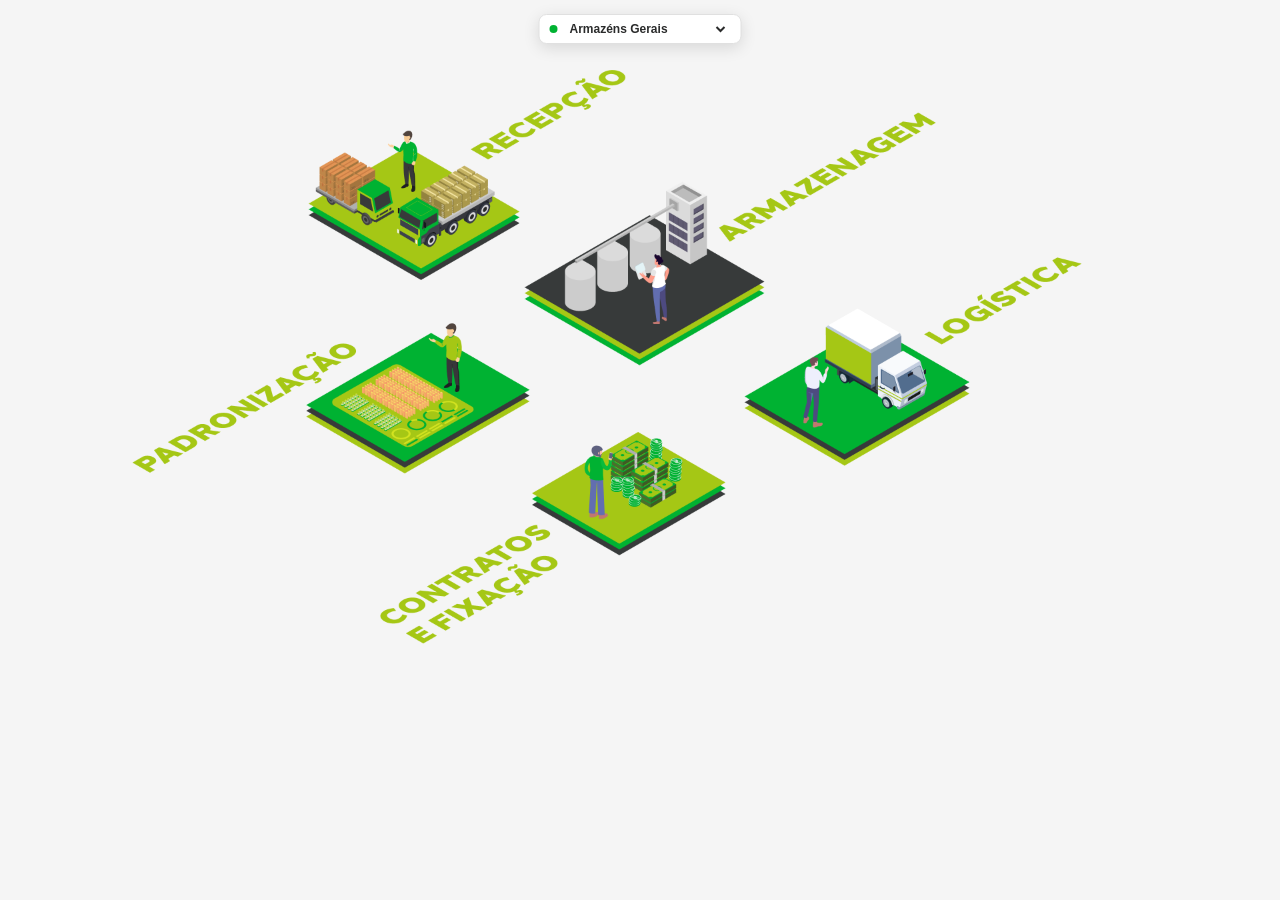
<file: originacao-comercio-de-graos/index.html>
<!DOCTYPE html>
<html lang="pt-BR">
<head>
  <meta charset="UTF-8">
  <meta name="viewport" content="width=device-width, initial-scale=1">
  <title>Armazéns Gerais</title>
  <style>
    :root {
      --green: #00b232;
      --lime:  #a5c715;
      --text:  #2a2b2b;
    }

    *, *::before, *::after { box-sizing: border-box; margin: 0; padding: 0; }

    html, body { background: #f5f5f5; overflow: hidden; height: 100%; }

    #scale-container { width: 100%; overflow: hidden; }

    #infografico {
      position: relative;
      width: 1920px;
      height: 1080px;
      background: #f5f5f5;
      transform-origin: top left;
    }

    /* ── Camadas ── */
    .layer {
      position: absolute;
      pointer-events: none;
      opacity: 0;
      transform: translateY(20px);
      transition: opacity 0.55s ease-out, transform 0.55s ease-out;
    }
    .layer.visible { opacity: 1; transform: translateY(0); }
    .layer img { display: block; width: 100%; height: 100%; }

    /* bg-lines: reveal radial do centro para fora */
    .layer[data-id="bg"] {
      left: 479px; top: 304px; width: 1032px; height: 545px;
      transform: none;
      clip-path: circle(0% at 50% 50%);
      transition: opacity 0.4s ease-out, clip-path 0.9s cubic-bezier(0.4, 0, 0.2, 1);
    }
    .layer[data-id="bg"].visible {
      transform: none;
      clip-path: circle(150% at 50% 50%);
    }

    /* Coordenadas absolutas Figma 1920×1080 */
    .layer[data-id="recepcao"]    { left: 463px;  top:  94px; width: 495px; height: 326px; }
    .layer[data-id="armazenagem"] { left: 787px;  top: 162px; width: 630px; height: 386px; }
    .layer[data-id="logistica"]   { left: 1117px; top: 374px; width: 517px; height: 325px; }
    .layer[data-id="padronizacao"]{ left: 187px;  top: 485px; width: 608px; height: 231px; }
    .layer[data-id="contratos"]   { left: 552px;  top: 648px; width: 537px; height: 325px; }
    .layer[data-id="industria"]   { left: 1171px; top: 636px; width: 675px; height: 408px; }

    /* ── Hotspots ── */
    .hotspot {
      position: absolute;
      cursor: pointer;
      border-radius: 8px;
      z-index: 20;
    }

    .hotspot[data-id="recepcao"]    { left: 463px;  top:  94px; width: 495px; height: 326px; }
    .hotspot[data-id="armazenagem"] { left: 787px;  top: 162px; width: 630px; height: 386px; }
    .hotspot[data-id="logistica"]   { left: 1117px; top: 374px; width: 517px; height: 325px; }
    .hotspot[data-id="padronizacao"]{ left: 187px;  top: 485px; width: 608px; height: 231px; }
    .hotspot[data-id="contratos"]   { left: 552px;  top: 648px; width: 537px; height: 325px; }
    .hotspot[data-id="industria"]   { left: 1171px; top: 636px; width: 675px; height: 408px; }

    .hotspot::before {
      content: '';
      position: absolute;
      inset: 0;
      border-radius: 8px;
      background: rgba(0, 178, 50, 0);
      transition: background 0.25s ease;
    }
    .hotspot:hover::before { background: rgba(0, 178, 50, 0.08); }

    /* ── Tooltip global ── */
    #tooltip {
      position: fixed;
      background: #fff;
      border-left: 4px solid var(--green);
      border-radius: 8px;
      box-shadow: 0 8px 32px rgba(0,0,0,.18);
      padding: 16px 20px;
      width: 240px;
      pointer-events: none;
      opacity: 0;
      transform: translateY(6px);
      transition: opacity 0.2s ease, transform 0.2s ease;
      z-index: 1000;
    }
    #tooltip.visible { opacity: 1; transform: translateY(0); }
    #tooltip::after {
      content: '';
      position: absolute;
      left: 50%;
      transform: translateX(-50%);
      border: 8px solid transparent;
    }
    #tooltip[data-dir="above"]::after, #tooltip:not([data-dir])::after {
      top: 100%;
      border-top-color: #fff;
    }
    #tooltip[data-dir="below"]::after {
      bottom: 100%;
      border-bottom-color: #fff;
    }
    #tooltip h4 {
      font-family: 'Halcom', 'Arial Black', 'Arial Bold', sans-serif;
      font-weight: 900;
      font-size: 13px;
      color: var(--green);
      text-transform: uppercase;
      letter-spacing: 0.04em;
      margin-bottom: 10px;
      line-height: 1.3;
    }
    #tooltip ul { list-style: none; padding: 0; }
    #tooltip ul li {
      font-family: 'Halcom', Arial, sans-serif;
      font-size: 12px;
      color: var(--text);
      line-height: 1.5;
      padding: 4px 0 4px 14px;
      position: relative;
      border-bottom: 1px solid rgba(0,0,0,0.06);
    }
    #tooltip ul li:last-child { border-bottom: none; }
    #tooltip ul li::before {
      content: '';
      position: absolute;
      left: 0; top: 50%;
      transform: translateY(-50%);
      width: 6px; height: 6px;
      border-radius: 50%;
      background: var(--lime);
    }

    /* ── Nav flutuante ── */
    #infog-nav {
      position: fixed;
      top: 14px;
      left: 50%;
      transform: translateX(-50%);
      z-index: 9999;
      background: #fff;
      border: 1.5px solid #e0e0e0;
      border-radius: 8px;
      box-shadow: 0 4px 16px rgba(0,0,0,.12);
      padding: 6px 12px 6px 10px;
      display: flex;
      align-items: center;
      gap: 8px;
      font-family: 'Halcom', Arial, sans-serif;
      font-size: 12px;
      color: #2a2b2b;
    }
    #infog-nav::before {
      content: '';
      display: inline-block;
      width: 8px; height: 8px;
      border-radius: 50%;
      background: #00b232;
      flex-shrink: 0;
    }
    #infog-nav select {
      border: none;
      outline: none;
      font-family: inherit;
      font-size: 12px;
      font-weight: 700;
      color: #2a2b2b;
      background: transparent;
      cursor: pointer;
      padding-right: 4px;
    }

    /* ── Versão mobile (cards do Figma, 360px de largura) ── */
    #mobile-view { display: none; }
    @media (max-width: 767px) {
      html, body { overflow: auto; height: auto; scrollbar-width: none; }
      html::-webkit-scrollbar, body::-webkit-scrollbar { display: none; }
      #scale-container, #tooltip { display: none; }
      #mobile-view {
        --u: calc(min(100vw, 480px) / 360);
        display: block;
        width: min(100vw, 480px);
        margin: 0 auto;
        padding: 52px 0 24px;
      }
      body.no-nav #mobile-view { padding-top: 0; }
      .m-card {
        position: relative;
        opacity: 0;
        transform: translateY(16px);
        transition: opacity 0.5s ease-out, transform 0.5s ease-out;
      }
      .m-card.visible { opacity: 1; transform: none; }
      .m-card img { display: block; width: 100%; height: auto; }
      .m-card[data-ref] { cursor: pointer; -webkit-tap-highlight-color: transparent; }
      .m-card[data-ref]::after {
        content: '+';
        position: absolute;
        left: calc(var(--u) * 318);
        top: calc(var(--u) * (var(--rb) - 12));
        width: calc(var(--u) * 24);
        height: calc(var(--u) * 24);
        border-radius: 50%;
        background: #fff;
        color: var(--green);
        font: 700 calc(var(--u) * 18)/calc(var(--u) * 24) Arial, sans-serif;
        text-align: center;
        box-shadow: 0 2px 8px rgba(0,0,0,.18);
        transition: transform 0.25s ease;
      }
      .m-card.open::after { transform: rotate(45deg); }
      .m-panel {
        margin: 0 calc(var(--u) * 30);
        max-height: 0;
        overflow: hidden;
        background: #fff;
        border-left: 4px solid var(--green);
        box-shadow: 0 8px 24px rgba(0,0,0,.10);
        transition: max-height 0.3s ease, margin 0.3s ease;
      }
      .m-card.open + .m-panel {
        margin-top: calc(var(--u) * (var(--rb) - var(--h)));
        margin-bottom: calc(var(--u) * (var(--h) - var(--rb)));
      }
      .m-panel ul { list-style: none; padding: 10px 18px 12px; }
      .m-panel li {
        font-family: 'Halcom', Arial, sans-serif;
        font-size: 14px;
        color: var(--text);
        line-height: 1.4;
        padding: 6px 0 6px 16px;
        position: relative;
        border-bottom: 1px solid rgba(0,0,0,0.06);
      }
      .m-panel li:last-child { border-bottom: none; }
      .m-panel li::before {
        content: '';
        position: absolute;
        left: 0; top: 50%;
        transform: translateY(-50%);
        width: 6px; height: 6px;
        border-radius: 50%;
        background: var(--lime);
      }
    }
  </style>
</head>
<body>

<div id="infog-nav">
  <select id="infog-select" autocomplete="off">
    <option value="/distribuidor-de-insumos/">Distribuidor de Insumos</option>
    <option value="/loja-agropecuaria/">Loja Agropecuária</option>
    <option value="/originacao-comercio-de-graos/">Armazéns Gerais</option>
    <option value="/agroindustria/">Agroindústria</option>
    <option value="/produtor-rural/">Produtor Rural</option>
  </select>
</div>

<div id="tooltip">
  <h4 id="tooltip-title"></h4>
  <ul id="tooltip-list"></ul>
</div>

<div id="scale-container">
<div id="infografico">

  <div class="layer" data-id="bg" data-delay="1000"><img src="bg-lines.png" alt=""></div>

  <div class="layer" data-id="recepcao"     data-delay="0"><img src="recepcao.png" alt=""></div>
  <div class="layer" data-id="armazenagem"  data-delay="200"><img src="armazenagem.png" alt=""></div>
  <div class="layer" data-id="logistica"    data-delay="400"><img src="logistica.png" alt=""></div>
  <div class="layer" data-id="padronizacao" data-delay="400"><img src="padronizacao.png" alt=""></div>
  <div class="layer" data-id="contratos"    data-delay="600"><img src="contratos.png" alt=""></div>
  <div class="layer" data-id="industria"    data-delay="800"><img src="industria.png" alt=""></div>

  <!-- HOTSPOT: Recepção -->
  <div class="hotspot" data-id="recepcao"
    data-title="Recepção"
    data-items="Controle de Pátio|Controle de Pesagem|Integrações com Periféricos">
  </div>

  <!-- HOTSPOT: Armazenagem -->
  <div class="hotspot" data-id="armazenagem"
    data-title="Armazenagem"
    data-items="Controle de Saldo por Produtor|Quebras Técnicas|Despesa de Armazenagem|Transferências">
  </div>

  <!-- HOTSPOT: Logística -->
  <div class="hotspot" data-id="logistica"
    data-title="Logística"
    data-items="Controle de Expedição|Controle de Transbordo|Remessa para o Porto">
  </div>

  <!-- HOTSPOT: Padronização -->
  <div class="hotspot" data-id="padronizacao"
    data-title="Padronização"
    data-items="Controles de Classificação|Deduções de Saldo por Carga">
  </div>

  <!-- HOTSPOT: Contratos -->
  <div class="hotspot" data-id="contratos"
    data-title="Contratos"
    data-items="Gestão de Contratos|Controle de Exposição|Fixação|Troca de Notas|Controle Fiscal">
  </div>

  <!-- HOTSPOT: Indústria -->
  <div class="hotspot" data-id="industria"
    data-title="Indústria"
    data-items="Fixação de Contratos|Cessão de Crédito|Encerramento/Acerto de Contratos|Acerto Financeiro">
  </div>

</div>
</div>

<!-- ── MOBILE: cards empilhados (Figma "Infográfico - Mobile") ── -->
<div id="mobile-view">
  <div class="m-card" data-ref="recepcao" style="--h:134;--rb:118"><img src="mobile/card-01.png" alt="Recepção"></div>
  <div class="m-card" data-ref="padronizacao" style="--h:136;--rb:123"><img src="mobile/card-02.png" alt="Padronização"></div>
  <div class="m-card" data-ref="armazenagem" style="--h:145;--rb:126"><img src="mobile/card-03.png" alt="Armazenagem"></div>
  <div class="m-card" data-ref="contratos" style="--h:138;--rb:120"><img src="mobile/card-04.png" alt="Contratos e Fixação"></div>
  <div class="m-card" data-ref="logistica" style="--h:128;--rb:121"><img src="mobile/card-05.png" alt="Logística"></div>
  <div class="m-card" data-ref="industria" style="--h:151;--rb:132"><img src="mobile/card-06.png" alt="Indústria e Exportação"></div>
</div>

<script>
  (function () {
    var container = document.getElementById('scale-container');
    var wrapper   = document.getElementById('infografico');
    var layers    = wrapper.querySelectorAll('.layer');
    var tooltip   = document.getElementById('tooltip');
    var ttTitle   = document.getElementById('tooltip-title');
    var ttList    = document.getElementById('tooltip-list');

    function applyScale() {
      var scale = Math.min(window.innerWidth / 1920, window.innerHeight / 1080);
      var left  = Math.round((window.innerWidth - 1920 * scale) / 2);
      wrapper.style.transform  = 'scale(' + scale + ')';
      wrapper.style.marginLeft = left + 'px';
      container.style.height   = Math.round(1080 * scale) + 'px';
    }
    window.addEventListener('resize', applyScale);
    applyScale();

    function animateIn() {
      layers.forEach(function (layer) {
        var delay = parseInt(layer.dataset.delay || 0, 10) + 200;
        setTimeout(function () { layer.classList.add('visible'); }, delay);
      });
    }
    if (document.readyState === 'complete') {
      setTimeout(animateIn, 80);
    } else {
      window.addEventListener('load', function () { setTimeout(animateIn, 80); });
    }

    wrapper.querySelectorAll('.hotspot').forEach(function (hs) {
      hs.addEventListener('mouseenter', function () {
        var rect = hs.getBoundingClientRect();

        ttTitle.innerHTML = hs.dataset.title;
        ttList.innerHTML  = '';
        hs.dataset.items.split('|').forEach(function (item) {
          var li = document.createElement('li');
          li.textContent = item;
          ttList.appendChild(li);
        });

        tooltip.classList.add('visible');

        var cx    = rect.left + rect.width / 2;
        var midY  = rect.top + rect.height * 0.45;
        var ttH   = tooltip.offsetHeight;
        var ttW   = tooltip.offsetWidth;
        var above = midY - ttH - 14;
        var below = midY + 14;
        var top   = above >= 8 ? above : below;

        tooltip.dataset.dir = above >= 8 ? 'above' : 'below';

        var left = cx - ttW / 2;
        left = Math.max(8, Math.min(left, window.innerWidth - ttW - 8));

        tooltip.style.left = left + 'px';
        tooltip.style.top  = top  + 'px';
      });

      hs.addEventListener('mouseleave', function () {
        tooltip.classList.remove('visible');
      });
    });
  })();

  (function () {
    var sel = document.getElementById('infog-select');
    var path = window.location.pathname;
    for (var i = 0; i < sel.options.length; i++) {
      var folder = sel.options[i].value.replace(/\//g, '');
      if (path.indexOf('/' + folder + '/') !== -1) { sel.selectedIndex = i; break; }
    }
    sel.addEventListener('change', function () {
      var folder = sel.value.replace(/\//g, '');
      window.location.href = '../' + folder + '/';
    });
  })();

  // Oculta nav via ?nav=0
  if (new URLSearchParams(window.location.search).get('nav') === '0') {
    var nav = document.getElementById('infog-nav');
    if (nav) nav.style.display = 'none';
    document.body.classList.add('no-nav');
  }
</script>

<script>
  /* Versão mobile: anima os cards e abre a lista do hotspot correspondente ao tocar */
  (function () {
    var view = document.getElementById('mobile-view');
    if (!view) return;
    var cards = view.querySelectorAll('.m-card');
    cards.forEach(function (card, i) {
      setTimeout(function () { card.classList.add('visible'); }, 150 + i * 90);
      var ref = card.dataset.ref;
      var hs  = ref && document.querySelector('.hotspot[data-id="' + ref + '"]');
      if (!hs) { card.removeAttribute('data-ref'); return; }
      var panel = document.createElement('div');
      panel.className = 'm-panel';
      var ul = document.createElement('ul');
      hs.dataset.items.split('|').forEach(function (item) {
        var li = document.createElement('li');
        li.textContent = item;
        ul.appendChild(li);
      });
      panel.appendChild(ul);
      card.insertAdjacentElement('afterend', panel);
      card.setAttribute('role', 'button');
      card.setAttribute('aria-expanded', 'false');
      card.tabIndex = 0;
      function toggle() {
        var open = !card.classList.contains('open');
        card.classList.toggle('open', open);
        card.setAttribute('aria-expanded', open);
        panel.style.maxHeight = open ? panel.scrollHeight + 'px' : '0';
      }
      card.addEventListener('click', toggle);
      card.addEventListener('keydown', function (e) {
        if (e.key === 'Enter' || e.key === ' ') { e.preventDefault(); toggle(); }
      });
    });

    /* Embed: informa a altura ao site pai para o iframe crescer sem barra de rolagem */
    if (window.parent !== window) {
      var mq = window.matchMedia('(max-width: 767px)');
      var last = 0;
      var postHeight = function () {
        var h = mq.matches ? Math.ceil(view.getBoundingClientRect().height) : 0;
        if (h === last) return;
        last = h;
        window.parent.postMessage({ type: 'siagri-infografico-altura', height: h }, '*');
      };
      if (window.ResizeObserver) new ResizeObserver(postHeight).observe(view);
      view.addEventListener('transitionend', postHeight);
      window.addEventListener('resize', postHeight);
      window.addEventListener('load', postHeight);
      postHeight();
    }
  })();
</script>

</body>
</html>
</file>
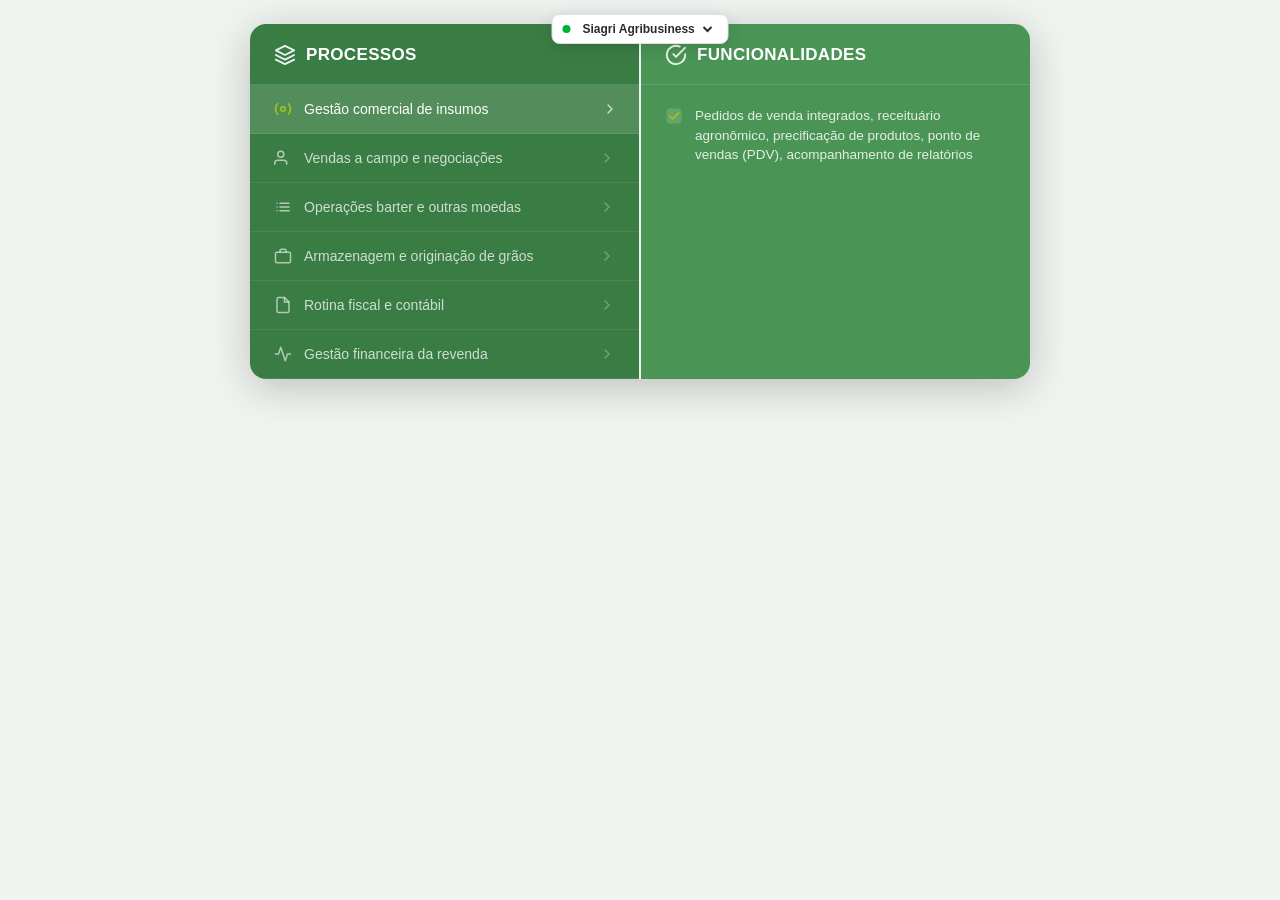
<file: processos-funcionalidades/index.html>
<!DOCTYPE html>
<html lang="pt-BR">
<head>
  <meta charset="UTF-8">
  <meta name="viewport" content="width=device-width, initial-scale=1">
  <title>Processos & Funcionalidades – Siagri</title>
  <link rel="stylesheet" href="processos.css">
  <style>
    body {
      background: #f0f4f0;
      display: flex;
      flex-direction: column;
      align-items: center;
      justify-content: center;
      padding: 16px;
      overflow: auto;
    }

    /* Sem padding de topo quando em embed (?nav=0) */
    body:has(#pf-nav[style*="display: none"]) {
      padding-top: 16px;
    }

    .pf-solution {
      width: 100%;
      display: none;
      justify-content: center;
    }
    .pf-solution.active { display: flex; }

    /* ── Nav flutuante (mesmo padrão dos infográficos) ── */
    #pf-nav {
      position: fixed;
      top: 14px;
      left: 50%;
      transform: translateX(-50%);
      z-index: 9999;
      background: #fff;
      border: 1.5px solid #e0e0e0;
      border-radius: 8px;
      box-shadow: 0 4px 16px rgba(0,0,0,.12);
      padding: 6px 12px 6px 10px;
      display: flex;
      align-items: center;
      gap: 8px;
      font-family: 'Halcom', Arial, sans-serif;
      font-size: 12px;
      color: #2a2b2b;
      white-space: nowrap;
    }
    #pf-nav::before {
      content: '';
      display: inline-block;
      width: 8px; height: 8px;
      border-radius: 50%;
      background: #00b232;
      flex-shrink: 0;
    }
    #pf-nav select {
      border: none;
      outline: none;
      font-family: inherit;
      font-size: 12px;
      font-weight: 700;
      color: #2a2b2b;
      background: transparent;
      cursor: pointer;
      padding-right: 4px;
    }

  </style>
</head>
<body>

<!-- Nav switcher -->
<div id="pf-nav">
  <select id="pf-select" autocomplete="off">
    <option value="agribusiness">Siagri Agribusiness</option>
    <option value="agrimanager">Siagri Agrimanager</option>
    <option value="essencial">Siagri Essencial</option>
    <option value="web">Siagri Web</option>
  </select>
</div>


<!-- ═══════════════════════════════════════
     1. SIAGRI AGRIBUSINESS
═══════════════════════════════════════ -->
<div class="pf-solution active" id="sol-agribusiness">
<section class="pf-section">
  <div class="pf-col pf-col--left">
    <div class="pf-col-header">
      <svg width="22" height="22" viewBox="0 0 24 24" fill="none" aria-hidden="true">
        <path d="M12 2L2 7l10 5 10-5-10-5zM2 17l10 5 10-5M2 12l10 5 10-5"
              stroke="currentColor" stroke-width="2" stroke-linecap="round" stroke-linejoin="round"/>
      </svg>
      <span>Processos</span>
    </div>
    <ul class="pf-list" role="list">

      <li class="pf-item pf-item--active" tabindex="0"
          data-features='["Pedidos de venda integrados, receituário agronômico, precificação de produtos, ponto de vendas (PDV), acompanhamento de relatórios"]'>
        <svg class="pf-item__icon" width="18" height="18" viewBox="0 0 24 24" fill="none"><circle cx="12" cy="12" r="3" stroke="currentColor" stroke-width="2"/><path d="M19.07 4.93a10 10 0 010 14.14M4.93 4.93a10 10 0 000 14.14" stroke="currentColor" stroke-width="2" stroke-linecap="round"/></svg>
        <span>Gestão comercial de insumos</span>
        <svg class="pf-item__arrow" width="16" height="16" viewBox="0 0 24 24" fill="none"><path d="M9 18l6-6-6-6" stroke="currentColor" stroke-width="2" stroke-linecap="round" stroke-linejoin="round"/></svg>
      </li>

      <li class="pf-item" tabindex="0"
          data-features='["Pedido integrado ao faturamento"]'>
        <svg class="pf-item__icon" width="18" height="18" viewBox="0 0 24 24" fill="none"><path d="M17 21v-2a4 4 0 00-4-4H5a4 4 0 00-4 4v2" stroke="currentColor" stroke-width="2"/><circle cx="9" cy="7" r="4" stroke="currentColor" stroke-width="2"/></svg>
        <span>Vendas a campo e negociações</span>
        <svg class="pf-item__arrow" width="16" height="16" viewBox="0 0 24 24" fill="none"><path d="M9 18l6-6-6-6" stroke="currentColor" stroke-width="2" stroke-linecap="round" stroke-linejoin="round"/></svg>
      </li>

      <li class="pf-item" tabindex="0"
          data-features='["Contratos de compra, venda e troca, gerados automaticamente"]'>
        <svg class="pf-item__icon" width="18" height="18" viewBox="0 0 24 24" fill="none"><path d="M8 7h12M8 12h12M8 17h12M4 7h.01M4 12h.01M4 17h.01" stroke="currentColor" stroke-width="2" stroke-linecap="round"/></svg>
        <span>Operações barter e outras moedas</span>
        <svg class="pf-item__arrow" width="16" height="16" viewBox="0 0 24 24" fill="none"><path d="M9 18l6-6-6-6" stroke="currentColor" stroke-width="2" stroke-linecap="round" stroke-linejoin="round"/></svg>
      </li>

      <li class="pf-item" tabindex="0"
          data-features='["Romaneio, pesagem e classificação"]'>
        <svg class="pf-item__icon" width="18" height="18" viewBox="0 0 24 24" fill="none"><rect x="2" y="7" width="20" height="14" rx="2" stroke="currentColor" stroke-width="2"/><path d="M16 7V5a2 2 0 00-2-2h-4a2 2 0 00-2 2v2" stroke="currentColor" stroke-width="2"/></svg>
        <span>Armazenagem e originação de grãos</span>
        <svg class="pf-item__arrow" width="16" height="16" viewBox="0 0 24 24" fill="none"><path d="M9 18l6-6-6-6" stroke="currentColor" stroke-width="2" stroke-linecap="round" stroke-linejoin="round"/></svg>
      </li>

      <li class="pf-item" tabindex="0"
          data-features='["Movimentações geradas no fluxo em conformidade tributária e controle patrimonial"]'>
        <svg class="pf-item__icon" width="18" height="18" viewBox="0 0 24 24" fill="none"><path d="M14 2H6a2 2 0 00-2 2v16a2 2 0 002 2h12a2 2 0 002-2V8z" stroke="currentColor" stroke-width="2"/><polyline points="14 2 14 8 20 8" stroke="currentColor" stroke-width="2"/></svg>
        <span>Rotina fiscal e contábil</span>
        <svg class="pf-item__arrow" width="16" height="16" viewBox="0 0 24 24" fill="none"><path d="M9 18l6-6-6-6" stroke="currentColor" stroke-width="2" stroke-linecap="round" stroke-linejoin="round"/></svg>
      </li>

      <li class="pf-item" tabindex="0"
          data-features='["Fluxo de caixa e conciliação bancária"]'>
        <svg class="pf-item__icon" width="18" height="18" viewBox="0 0 24 24" fill="none"><polyline points="22 12 18 12 15 21 9 3 6 12 2 12" stroke="currentColor" stroke-width="2" stroke-linecap="round" stroke-linejoin="round"/></svg>
        <span>Gestão financeira da revenda</span>
        <svg class="pf-item__arrow" width="16" height="16" viewBox="0 0 24 24" fill="none"><path d="M9 18l6-6-6-6" stroke="currentColor" stroke-width="2" stroke-linecap="round" stroke-linejoin="round"/></svg>
      </li>

    </ul>
  </div>
  <div class="pf-col pf-col--right" aria-live="polite">
    <div class="pf-col-header">
      <svg width="22" height="22" viewBox="0 0 24 24" fill="none"><path d="M22 11.08V12a10 10 0 11-5.93-9.14" stroke="currentColor" stroke-width="2" stroke-linecap="round" stroke-linejoin="round"/><polyline points="22 4 12 14.01 9 11.01" stroke="currentColor" stroke-width="2" stroke-linecap="round" stroke-linejoin="round"/></svg>
      <span>Funcionalidades</span>
    </div>
    <ul class="pf-features" role="list"></ul>
  </div>
</section>
</div>


<!-- ═══════════════════════════════════════
     2. SIAGRI AGRIMANAGER
═══════════════════════════════════════ -->
<div class="pf-solution" id="sol-agrimanager">
<section class="pf-section">
  <div class="pf-col pf-col--left">
    <div class="pf-col-header">
      <svg width="22" height="22" viewBox="0 0 24 24" fill="none" aria-hidden="true">
        <path d="M12 2L2 7l10 5 10-5-10-5zM2 17l10 5 10-5M2 12l10 5 10-5"
              stroke="currentColor" stroke-width="2" stroke-linecap="round" stroke-linejoin="round"/>
      </svg>
      <span>Processos</span>
    </div>
    <ul class="pf-list" role="list">

      <li class="pf-item pf-item--active" tabindex="0"
          data-features='["Controle por área e cultura"]'>
        <svg class="pf-item__icon" width="18" height="18" viewBox="0 0 24 24" fill="none"><path d="M3 9l9-7 9 7v11a2 2 0 01-2 2H5a2 2 0 01-2-2z" stroke="currentColor" stroke-width="2"/></svg>
        <span>Planejamento da safra</span>
        <svg class="pf-item__arrow" width="16" height="16" viewBox="0 0 24 24" fill="none"><path d="M9 18l6-6-6-6" stroke="currentColor" stroke-width="2" stroke-linecap="round" stroke-linejoin="round"/></svg>
      </li>

      <li class="pf-item" tabindex="0"
          data-features='["Gestão de pedidos e fornecedores"]'>
        <svg class="pf-item__icon" width="18" height="18" viewBox="0 0 24 24" fill="none"><rect x="2" y="7" width="20" height="14" rx="2" stroke="currentColor" stroke-width="2"/><path d="M16 7V5a2 2 0 00-2-2h-4a2 2 0 00-2 2v2" stroke="currentColor" stroke-width="2"/></svg>
        <span>Compra de insumos</span>
        <svg class="pf-item__arrow" width="16" height="16" viewBox="0 0 24 24" fill="none"><path d="M9 18l6-6-6-6" stroke="currentColor" stroke-width="2" stroke-linecap="round" stroke-linejoin="round"/></svg>
      </li>

      <li class="pf-item" tabindex="0"
          data-features='["Entradas, saídas e saldo de insumos"]'>
        <svg class="pf-item__icon" width="18" height="18" viewBox="0 0 24 24" fill="none"><path d="M21 16V8a2 2 0 00-1-1.73l-7-4a2 2 0 00-2 0l-7 4A2 2 0 003 8v8a2 2 0 001 1.73l7 4a2 2 0 002 0l7-4A2 2 0 0021 16z" stroke="currentColor" stroke-width="2"/></svg>
        <span>Estoque da fazenda</span>
        <svg class="pf-item__arrow" width="16" height="16" viewBox="0 0 24 24" fill="none"><path d="M9 18l6-6-6-6" stroke="currentColor" stroke-width="2" stroke-linecap="round" stroke-linejoin="round"/></svg>
      </li>

      <li class="pf-item" tabindex="0"
          data-features='["Acompanhamento de atividades agrícolas"]'>
        <svg class="pf-item__icon" width="18" height="18" viewBox="0 0 24 24" fill="none"><circle cx="12" cy="12" r="10" stroke="currentColor" stroke-width="2"/><polyline points="12 6 12 12 16 14" stroke="currentColor" stroke-width="2" stroke-linecap="round"/></svg>
        <span>Operação no campo</span>
        <svg class="pf-item__arrow" width="16" height="16" viewBox="0 0 24 24" fill="none"><path d="M9 18l6-6-6-6" stroke="currentColor" stroke-width="2" stroke-linecap="round" stroke-linejoin="round"/></svg>
      </li>

      <li class="pf-item" tabindex="0"
          data-features='["Controle de manutenção e uso"]'>
        <svg class="pf-item__icon" width="18" height="18" viewBox="0 0 24 24" fill="none"><circle cx="12" cy="12" r="3" stroke="currentColor" stroke-width="2"/><path d="M19.07 4.93a10 10 0 010 14.14M4.93 4.93a10 10 0 000 14.14" stroke="currentColor" stroke-width="2" stroke-linecap="round"/></svg>
        <span>Gestão de maquinário</span>
        <svg class="pf-item__arrow" width="16" height="16" viewBox="0 0 24 24" fill="none"><path d="M9 18l6-6-6-6" stroke="currentColor" stroke-width="2" stroke-linecap="round" stroke-linejoin="round"/></svg>
      </li>

      <li class="pf-item" tabindex="0"
          data-features='["Custos, resultados e lucratividade"]'>
        <svg class="pf-item__icon" width="18" height="18" viewBox="0 0 24 24" fill="none"><polyline points="22 12 18 12 15 21 9 3 6 12 2 12" stroke="currentColor" stroke-width="2" stroke-linecap="round" stroke-linejoin="round"/></svg>
        <span>Fechamento de safra</span>
        <svg class="pf-item__arrow" width="16" height="16" viewBox="0 0 24 24" fill="none"><path d="M9 18l6-6-6-6" stroke="currentColor" stroke-width="2" stroke-linecap="round" stroke-linejoin="round"/></svg>
      </li>

      <li class="pf-item" tabindex="0"
          data-features='["Registro de campos de sementes, controle de cooperados e vendas, tratamento de sementes"]'>
        <svg class="pf-item__icon" width="18" height="18" viewBox="0 0 24 24" fill="none"><path d="M12 22s8-4 8-10V5l-8-3-8 3v7c0 6 8 10 8 10z" stroke="currentColor" stroke-width="2" stroke-linecap="round" stroke-linejoin="round"/></svg>
        <span>Beneficiamento de sementes</span>
        <svg class="pf-item__arrow" width="16" height="16" viewBox="0 0 24 24" fill="none"><path d="M9 18l6-6-6-6" stroke="currentColor" stroke-width="2" stroke-linecap="round" stroke-linejoin="round"/></svg>
      </li>

      <li class="pf-item" tabindex="0"
          data-features='["Registro de fardões e pluma, controle de lote e emblocamento, controle de qualidade e contrato de câmbio"]'>
        <svg class="pf-item__icon" width="18" height="18" viewBox="0 0 24 24" fill="none"><path d="M21 16V8a2 2 0 00-1-1.73l-7-4a2 2 0 00-2 0l-7 4A2 2 0 003 8v8a2 2 0 001 1.73l7 4a2 2 0 002 0l7-4A2 2 0 0021 16z" stroke="currentColor" stroke-width="2"/></svg>
        <span>Beneficiamento de algodão</span>
        <svg class="pf-item__arrow" width="16" height="16" viewBox="0 0 24 24" fill="none"><path d="M9 18l6-6-6-6" stroke="currentColor" stroke-width="2" stroke-linecap="round" stroke-linejoin="round"/></svg>
      </li>

    </ul>
  </div>
  <div class="pf-col pf-col--right" aria-live="polite">
    <div class="pf-col-header">
      <svg width="22" height="22" viewBox="0 0 24 24" fill="none"><path d="M22 11.08V12a10 10 0 11-5.93-9.14" stroke="currentColor" stroke-width="2" stroke-linecap="round" stroke-linejoin="round"/><polyline points="22 4 12 14.01 9 11.01" stroke="currentColor" stroke-width="2" stroke-linecap="round" stroke-linejoin="round"/></svg>
      <span>Funcionalidades</span>
    </div>
    <ul class="pf-features" role="list"></ul>
  </div>
</section>
</div>


<!-- ═══════════════════════════════════════
     3. SIAGRI ESSENCIAL
═══════════════════════════════════════ -->
<div class="pf-solution" id="sol-essencial">
<section class="pf-section">
  <div class="pf-col pf-col--left">
    <div class="pf-col-header">
      <svg width="22" height="22" viewBox="0 0 24 24" fill="none" aria-hidden="true">
        <path d="M12 2L2 7l10 5 10-5-10-5zM2 17l10 5 10-5M2 12l10 5 10-5"
              stroke="currentColor" stroke-width="2" stroke-linecap="round" stroke-linejoin="round"/>
      </svg>
      <span>Processos</span>
    </div>
    <ul class="pf-list" role="list">

      <li class="pf-item pf-item--active" tabindex="0"
          data-features='["Gestão de contas a pagar e receber, emissão de documentos, renegociação de títulos, movimentação de caixa e bancos, conciliação bancária e fluxo de caixa atualizado"]'>
        <svg class="pf-item__icon" width="18" height="18" viewBox="0 0 24 24" fill="none"><polyline points="22 12 18 12 15 21 9 3 6 12 2 12" stroke="currentColor" stroke-width="2" stroke-linecap="round" stroke-linejoin="round"/></svg>
        <span>Gestão administrativa e financeira</span>
        <svg class="pf-item__arrow" width="16" height="16" viewBox="0 0 24 24" fill="none"><path d="M9 18l6-6-6-6" stroke="currentColor" stroke-width="2" stroke-linecap="round" stroke-linejoin="round"/></svg>
      </li>

      <li class="pf-item" tabindex="0"
          data-features='["Emissão de NF-e e CT-e (em conformidade fiscal), emissão de inventário, geração e exportação de Sped fiscal"]'>
        <svg class="pf-item__icon" width="18" height="18" viewBox="0 0 24 24" fill="none"><path d="M14 2H6a2 2 0 00-2 2v16a2 2 0 002 2h12a2 2 0 002-2V8z" stroke="currentColor" stroke-width="2"/><polyline points="14 2 14 8 20 8" stroke="currentColor" stroke-width="2"/></svg>
        <span>Gestão fiscal</span>
        <svg class="pf-item__arrow" width="16" height="16" viewBox="0 0 24 24" fill="none"><path d="M9 18l6-6-6-6" stroke="currentColor" stroke-width="2" stroke-linecap="round" stroke-linejoin="round"/></svg>
      </li>

      <li class="pf-item" tabindex="0"
          data-features='["Controle de estoque em tempo real por lote e validade"]'>
        <svg class="pf-item__icon" width="18" height="18" viewBox="0 0 24 24" fill="none"><path d="M21 16V8a2 2 0 00-1-1.73l-7-4a2 2 0 00-2 0l-7 4A2 2 0 003 8v8a2 2 0 001 1.73l7 4a2 2 0 002 0l7-4A2 2 0 0021 16z" stroke="currentColor" stroke-width="2"/></svg>
        <span>Gestão de estoque</span>
        <svg class="pf-item__arrow" width="16" height="16" viewBox="0 0 24 24" fill="none"><path d="M9 18l6-6-6-6" stroke="currentColor" stroke-width="2" stroke-linecap="round" stroke-linejoin="round"/></svg>
      </li>

      <li class="pf-item" tabindex="0"
          data-features='["Controle de fornecedores, pedidos, recebimento e custo de mercadorias"]'>
        <svg class="pf-item__icon" width="18" height="18" viewBox="0 0 24 24" fill="none"><circle cx="12" cy="12" r="3" stroke="currentColor" stroke-width="2"/><path d="M19.07 4.93a10 10 0 010 14.14M4.93 4.93a10 10 0 000 14.14" stroke="currentColor" stroke-width="2" stroke-linecap="round"/></svg>
        <span>Gestão de vendas e compras</span>
        <svg class="pf-item__arrow" width="16" height="16" viewBox="0 0 24 24" fill="none"><path d="M9 18l6-6-6-6" stroke="currentColor" stroke-width="2" stroke-linecap="round" stroke-linejoin="round"/></svg>
      </li>

      <li class="pf-item" tabindex="0"
          data-features='["Administração de negociações e condições comerciais"]'>
        <svg class="pf-item__icon" width="18" height="18" viewBox="0 0 24 24" fill="none"><path d="M8 7h12M8 12h12M8 17h12M4 7h.01M4 12h.01M4 17h.01" stroke="currentColor" stroke-width="2" stroke-linecap="round"/></svg>
        <span>Gestão de contratos</span>
        <svg class="pf-item__arrow" width="16" height="16" viewBox="0 0 24 24" fill="none"><path d="M9 18l6-6-6-6" stroke="currentColor" stroke-width="2" stroke-linecap="round" stroke-linejoin="round"/></svg>
      </li>

      <li class="pf-item" tabindex="0"
          data-features='["Emissão de receita e fixa de emergência, controle de ARTs"]'>
        <svg class="pf-item__icon" width="18" height="18" viewBox="0 0 24 24" fill="none"><path d="M12 22s8-4 8-10V5l-8-3-8 3v7c0 6 8 10 8 10z" stroke="currentColor" stroke-width="2" stroke-linecap="round" stroke-linejoin="round"/></svg>
        <span>Receituário Agronômico</span>
        <svg class="pf-item__arrow" width="16" height="16" viewBox="0 0 24 24" fill="none"><path d="M9 18l6-6-6-6" stroke="currentColor" stroke-width="2" stroke-linecap="round" stroke-linejoin="round"/></svg>
      </li>

    </ul>
  </div>
  <div class="pf-col pf-col--right" aria-live="polite">
    <div class="pf-col-header">
      <svg width="22" height="22" viewBox="0 0 24 24" fill="none"><path d="M22 11.08V12a10 10 0 11-5.93-9.14" stroke="currentColor" stroke-width="2" stroke-linecap="round" stroke-linejoin="round"/><polyline points="22 4 12 14.01 9 11.01" stroke="currentColor" stroke-width="2" stroke-linecap="round" stroke-linejoin="round"/></svg>
      <span>Funcionalidades</span>
    </div>
    <ul class="pf-features" role="list"></ul>
  </div>
</section>
</div>


<!-- ═══════════════════════════════════════
     4. SIAGRI WEB
═══════════════════════════════════════ -->
<div class="pf-solution" id="sol-web">
<section class="pf-section">
  <div class="pf-col pf-col--left">
    <div class="pf-col-header">
      <svg width="22" height="22" viewBox="0 0 24 24" fill="none" aria-hidden="true">
        <path d="M12 2L2 7l10 5 10-5-10-5zM2 17l10 5 10-5M2 12l10 5 10-5"
              stroke="currentColor" stroke-width="2" stroke-linecap="round" stroke-linejoin="round"/>
      </svg>
      <span>Processos</span>
    </div>
    <ul class="pf-list" role="list">

      <li class="pf-item pf-item--active" tabindex="0"
          data-features='["Gestão integrada do negócio"]'>
        <svg class="pf-item__icon" width="18" height="18" viewBox="0 0 24 24" fill="none"><path d="M3 9l9-7 9 7v11a2 2 0 01-2 2H5a2 2 0 01-2-2z" stroke="currentColor" stroke-width="2"/></svg>
        <span>Estruturação da revenda</span>
        <svg class="pf-item__arrow" width="16" height="16" viewBox="0 0 24 24" fill="none"><path d="M9 18l6-6-6-6" stroke="currentColor" stroke-width="2" stroke-linecap="round" stroke-linejoin="round"/></svg>
      </li>

      <li class="pf-item" tabindex="0"
          data-features='["Central de pedidos de venda"]'>
        <svg class="pf-item__icon" width="18" height="18" viewBox="0 0 24 24" fill="none"><path d="M17 21v-2a4 4 0 00-4-4H5a4 4 0 00-4 4v2" stroke="currentColor" stroke-width="2"/><circle cx="9" cy="7" r="4" stroke="currentColor" stroke-width="2"/></svg>
        <span>Formação da carteira de clientes</span>
        <svg class="pf-item__arrow" width="16" height="16" viewBox="0 0 24 24" fill="none"><path d="M9 18l6-6-6-6" stroke="currentColor" stroke-width="2" stroke-linecap="round" stroke-linejoin="round"/></svg>
      </li>

      <li class="pf-item" tabindex="0"
          data-features='["Controle de vendas e negociações"]'>
        <svg class="pf-item__icon" width="18" height="18" viewBox="0 0 24 24" fill="none"><circle cx="12" cy="12" r="3" stroke="currentColor" stroke-width="2"/><path d="M19.07 4.93a10 10 0 010 14.14M4.93 4.93a10 10 0 000 14.14" stroke="currentColor" stroke-width="2" stroke-linecap="round"/></svg>
        <span>Rotina comercial</span>
        <svg class="pf-item__arrow" width="16" height="16" viewBox="0 0 24 24" fill="none"><path d="M9 18l6-6-6-6" stroke="currentColor" stroke-width="2" stroke-linecap="round" stroke-linejoin="round"/></svg>
      </li>

      <li class="pf-item" tabindex="0"
          data-features='["Controle de comissões"]'>
        <svg class="pf-item__icon" width="18" height="18" viewBox="0 0 24 24" fill="none"><path d="M17 21v-2a4 4 0 00-4-4H5a4 4 0 00-4 4v2" stroke="currentColor" stroke-width="2"/><circle cx="9" cy="7" r="4" stroke="currentColor" stroke-width="2"/><path d="M23 21v-2a4 4 0 00-3-3.87M16 3.13a4 4 0 010 7.75" stroke="currentColor" stroke-width="2" stroke-linecap="round"/></svg>
        <span>Gestão do time de vendas</span>
        <svg class="pf-item__arrow" width="16" height="16" viewBox="0 0 24 24" fill="none"><path d="M9 18l6-6-6-6" stroke="currentColor" stroke-width="2" stroke-linecap="round" stroke-linejoin="round"/></svg>
      </li>

      <li class="pf-item" tabindex="0"
          data-features='["Controle financeiro da operação"]'>
        <svg class="pf-item__icon" width="18" height="18" viewBox="0 0 24 24" fill="none"><polyline points="22 12 18 12 15 21 9 3 6 12 2 12" stroke="currentColor" stroke-width="2" stroke-linecap="round" stroke-linejoin="round"/></svg>
        <span>Administração financeira</span>
        <svg class="pf-item__arrow" width="16" height="16" viewBox="0 0 24 24" fill="none"><path d="M9 18l6-6-6-6" stroke="currentColor" stroke-width="2" stroke-linecap="round" stroke-linejoin="round"/></svg>
      </li>

      <li class="pf-item" tabindex="0"
          data-features='["Relatórios e análise de resultados"]'>
        <svg class="pf-item__icon" width="18" height="18" viewBox="0 0 24 24" fill="none"><rect x="3" y="3" width="18" height="18" rx="2" stroke="currentColor" stroke-width="2"/><path d="M3 9h18M9 21V9" stroke="currentColor" stroke-width="2"/></svg>
        <span>Tomada de decisão</span>
        <svg class="pf-item__arrow" width="16" height="16" viewBox="0 0 24 24" fill="none"><path d="M9 18l6-6-6-6" stroke="currentColor" stroke-width="2" stroke-linecap="round" stroke-linejoin="round"/></svg>
      </li>

      <li class="pf-item" tabindex="0"
          data-features='["Receituário agronômico integrado"]'>
        <svg class="pf-item__icon" width="18" height="18" viewBox="0 0 24 24" fill="none"><path d="M12 22s8-4 8-10V5l-8-3-8 3v7c0 6 8 10 8 10z" stroke="currentColor" stroke-width="2" stroke-linecap="round" stroke-linejoin="round"/></svg>
        <span>Atendimento técnico a campo</span>
        <svg class="pf-item__arrow" width="16" height="16" viewBox="0 0 24 24" fill="none"><path d="M9 18l6-6-6-6" stroke="currentColor" stroke-width="2" stroke-linecap="round" stroke-linejoin="round"/></svg>
      </li>

      <li class="pf-item" tabindex="0"
          data-features='["Gestão de compras e pedidos"]'>
        <svg class="pf-item__icon" width="18" height="18" viewBox="0 0 24 24" fill="none"><rect x="2" y="7" width="20" height="14" rx="2" stroke="currentColor" stroke-width="2"/><path d="M16 7V5a2 2 0 00-2-2h-4a2 2 0 00-2 2v2" stroke="currentColor" stroke-width="2"/></svg>
        <span>Negociação com fornecedores</span>
        <svg class="pf-item__arrow" width="16" height="16" viewBox="0 0 24 24" fill="none"><path d="M9 18l6-6-6-6" stroke="currentColor" stroke-width="2" stroke-linecap="round" stroke-linejoin="round"/></svg>
      </li>

      <li class="pf-item" tabindex="0"
          data-features='["Geração automática de contratos"]'>
        <svg class="pf-item__icon" width="18" height="18" viewBox="0 0 24 24" fill="none"><path d="M8 7h12M8 12h12M8 17h12M4 7h.01M4 12h.01M4 17h.01" stroke="currentColor" stroke-width="2" stroke-linecap="round"/></svg>
        <span>Operações barter e em outras moedas</span>
        <svg class="pf-item__arrow" width="16" height="16" viewBox="0 0 24 24" fill="none"><path d="M9 18l6-6-6-6" stroke="currentColor" stroke-width="2" stroke-linecap="round" stroke-linejoin="round"/></svg>
      </li>

      <li class="pf-item" tabindex="0"
          data-features='["Controle de operações comerciais"]'>
        <svg class="pf-item__icon" width="18" height="18" viewBox="0 0 24 24" fill="none"><path d="M14 2H6a2 2 0 00-2 2v16a2 2 0 002 2h12a2 2 0 002-2V8z" stroke="currentColor" stroke-width="2"/><polyline points="14 2 14 8 20 8" stroke="currentColor" stroke-width="2"/></svg>
        <span>Organização fiscal</span>
        <svg class="pf-item__arrow" width="16" height="16" viewBox="0 0 24 24" fill="none"><path d="M9 18l6-6-6-6" stroke="currentColor" stroke-width="2" stroke-linecap="round" stroke-linejoin="round"/></svg>
      </li>

    </ul>
  </div>
  <div class="pf-col pf-col--right" aria-live="polite">
    <div class="pf-col-header">
      <svg width="22" height="22" viewBox="0 0 24 24" fill="none"><path d="M22 11.08V12a10 10 0 11-5.93-9.14" stroke="currentColor" stroke-width="2" stroke-linecap="round" stroke-linejoin="round"/><polyline points="22 4 12 14.01 9 11.01" stroke="currentColor" stroke-width="2" stroke-linecap="round" stroke-linejoin="round"/></svg>
      <span>Funcionalidades</span>
    </div>
    <ul class="pf-features" role="list"></ul>
  </div>
</section>
</div>


<script src="processos.js"></script>
<script>
  // Switcher de soluções
  var select = document.getElementById('pf-select');
  var solutions = document.querySelectorAll('.pf-solution');

  select.addEventListener('change', function () {
    solutions.forEach(function (el) { el.classList.remove('active'); });
    var target = document.getElementById('sol-' + select.value);
    if (target) {
      target.classList.add('active');
      // reinicializa o componente da solução ativa
      var firstItem = target.querySelector('.pf-item');
      if (firstItem) firstItem.click();
    }
  });

  // Marca a opção correta se vier por querystring (?sol=agrimanager)
  var params = new URLSearchParams(window.location.search);
  var solParam = params.get('sol');
  if (solParam) {
    select.value = solParam;
    select.dispatchEvent(new Event('change'));
  }

  // Oculta nav via ?nav=0
  if (params.get('nav') === '0') {
    var nav = document.getElementById('pf-nav');
    if (nav) nav.style.display = 'none';
  }
</script>
</body>
</html>
</file>
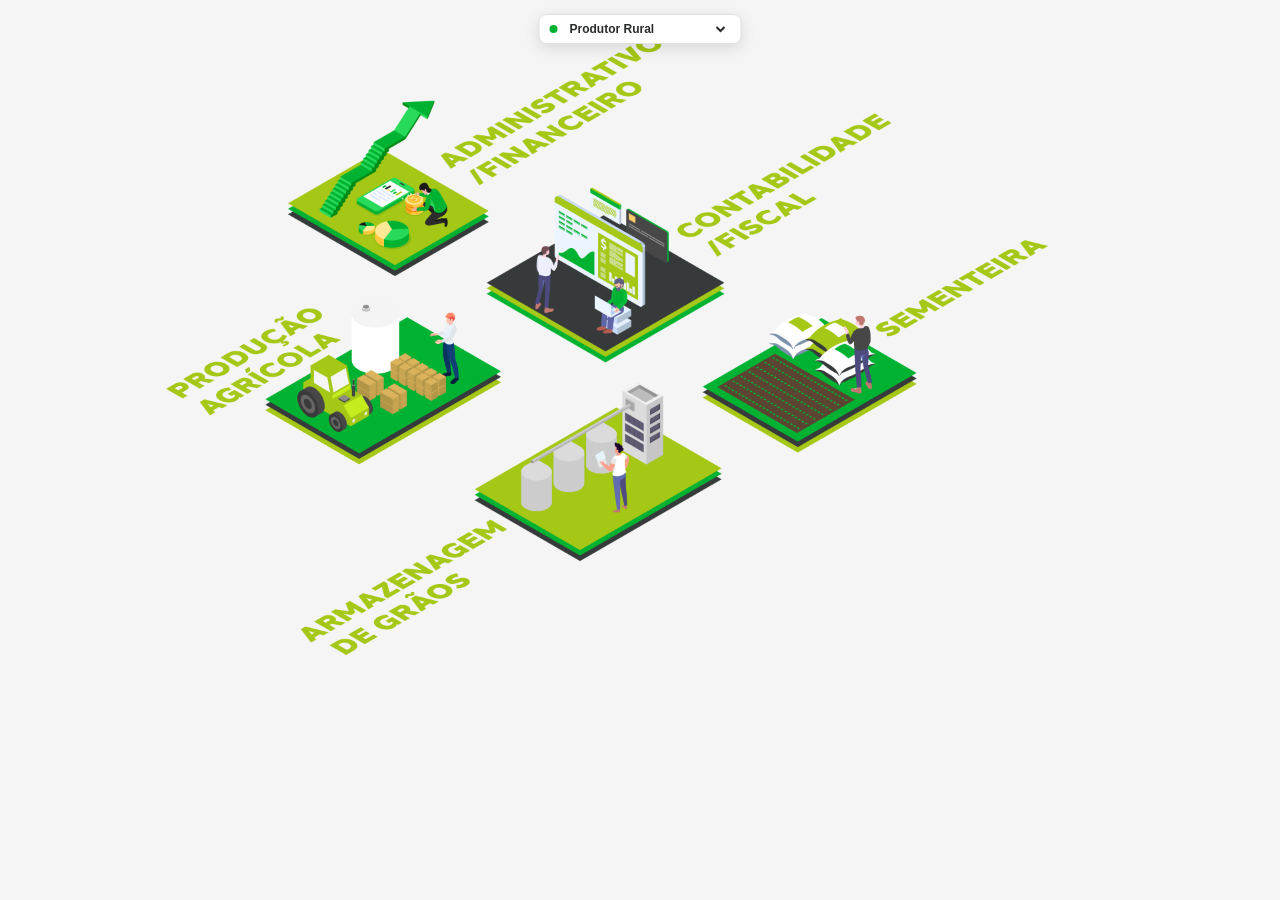
<file: produtor-rural/index.html>
<!DOCTYPE html>
<html lang="pt-BR">
<head>
  <meta charset="UTF-8">
  <meta name="viewport" content="width=device-width, initial-scale=1">
  <title>Produtor Rural</title>
  <style>
    :root {
      --green: #00b232;
      --lime:  #a5c715;
      --text:  #2a2b2b;
    }

    *, *::before, *::after { box-sizing: border-box; margin: 0; padding: 0; }

    html, body { background: #f5f5f5; overflow: hidden; height: 100%; }

    #scale-container { width: 100%; overflow: hidden; }

    #infografico {
      position: relative;
      width: 1920px;
      height: 1080px;
      background: #f5f5f5;
      transform-origin: top left;
    }

    .layer {
      position: absolute;
      pointer-events: none;
      opacity: 0;
      transform: translateY(20px);
      transition: opacity 0.55s ease-out, transform 0.55s ease-out;
    }
    .layer.visible { opacity: 1; transform: translateY(0); }
    .layer img { display: block; width: 100%; height: 100%; }

    .layer[data-id="bg"] {
      left: 447px; top: 304px; width: 983px; height: 519px;
      transform: none;
      clip-path: circle(0% at 50% 50%);
      transition: opacity 0.4s ease-out, clip-path 0.9s cubic-bezier(0.4, 0, 0.2, 1);
    }
    .layer[data-id="bg"].visible { transform: none; clip-path: circle(150% at 50% 50%); }

    .layer[data-id="administrativo-financeiro"]{ left: 432px;  top:  46px; width: 621px; height: 369px; }
    .layer[data-id="contabilidade-fiscal"]     { left: 730px;  top: 164px; width: 661px; height: 380px; }
    .layer[data-id="sementeira"]               { left: 1054px; top: 349px; width: 528px; height: 330px; }
    .layer[data-id="producao-agricola"]        { left: 238px;  top: 450px; width: 514px; height: 247px; }
    .layer[data-id="armazenagem-graos"]        { left: 432px;  top: 573px; width: 651px; height: 421px; }
    .layer[data-id="algodoeira"]               { left: 1106px; top: 642px; width: 591px; height: 392px; }

    .hotspot {
      position: absolute;
      cursor: pointer;
      border-radius: 8px;
      z-index: 20;
    }

    .hotspot[data-id="administrativo-financeiro"]{ left: 432px;  top:  46px; width: 621px; height: 369px; }
    .hotspot[data-id="contabilidade-fiscal"]     { left: 730px;  top: 164px; width: 661px; height: 380px; }
    .hotspot[data-id="sementeira"]               { left: 1054px; top: 349px; width: 528px; height: 330px; }
    .hotspot[data-id="producao-agricola"]        { left: 238px;  top: 450px; width: 514px; height: 247px; }
    .hotspot[data-id="armazenagem-graos"]        { left: 432px;  top: 573px; width: 651px; height: 421px; }
    .hotspot[data-id="algodoeira"]               { left: 1106px; top: 642px; width: 591px; height: 392px; }

    .hotspot::before {
      content: '';
      position: absolute;
      inset: 0;
      border-radius: 8px;
      background: rgba(0, 178, 50, 0);
      transition: background 0.25s ease;
    }
    .hotspot:hover::before { background: rgba(0, 178, 50, 0.08); }

    #tooltip {
      position: fixed;
      background: #fff;
      border-left: 4px solid var(--green);
      border-radius: 8px;
      box-shadow: 0 8px 32px rgba(0,0,0,.18);
      padding: 16px 20px;
      width: 240px;
      pointer-events: none;
      opacity: 0;
      transform: translateY(6px);
      transition: opacity 0.2s ease, transform 0.2s ease;
      z-index: 1000;
    }
    #tooltip.visible { opacity: 1; transform: translateY(0); }
    #tooltip::after {
      content: '';
      position: absolute;
      left: 50%;
      transform: translateX(-50%);
      border: 8px solid transparent;
    }
    #tooltip[data-dir="above"]::after, #tooltip:not([data-dir])::after { top: 100%; border-top-color: #fff; }
    #tooltip[data-dir="below"]::after { bottom: 100%; border-bottom-color: #fff; }
    #tooltip h4 {
      font-family: 'Halcom', 'Arial Black', 'Arial Bold', sans-serif;
      font-weight: 900;
      font-size: 13px;
      color: var(--green);
      text-transform: uppercase;
      letter-spacing: 0.04em;
      margin-bottom: 10px;
      line-height: 1.3;
    }
    #tooltip ul { list-style: none; padding: 0; }
    #tooltip ul li {
      font-family: 'Halcom', Arial, sans-serif;
      font-size: 12px;
      color: var(--text);
      line-height: 1.5;
      padding: 4px 0 4px 14px;
      position: relative;
      border-bottom: 1px solid rgba(0,0,0,0.06);
    }
    #tooltip ul li:last-child { border-bottom: none; }
    #tooltip ul li::before {
      content: '';
      position: absolute;
      left: 0; top: 50%;
      transform: translateY(-50%);
      width: 6px; height: 6px;
      border-radius: 50%;
      background: var(--lime);
    }

    #infog-nav {
      position: fixed;
      top: 14px;
      left: 50%;
      transform: translateX(-50%);
      z-index: 9999;
      background: #fff;
      border: 1.5px solid #e0e0e0;
      border-radius: 8px;
      box-shadow: 0 4px 16px rgba(0,0,0,.12);
      padding: 6px 12px 6px 10px;
      display: flex;
      align-items: center;
      gap: 8px;
      font-family: 'Halcom', Arial, sans-serif;
      font-size: 12px;
      color: #2a2b2b;
    }
    #infog-nav::before {
      content: '';
      display: inline-block;
      width: 8px; height: 8px;
      border-radius: 50%;
      background: #00b232;
      flex-shrink: 0;
    }
    #infog-nav select {
      border: none;
      outline: none;
      font-family: inherit;
      font-size: 12px;
      font-weight: 700;
      color: #2a2b2b;
      background: transparent;
      cursor: pointer;
      padding-right: 4px;
    }

    /* ── Versão mobile (cards do Figma, 360px de largura) ── */
    #mobile-view { display: none; }
    @media (max-width: 767px) {
      html, body { overflow: auto; height: auto; scrollbar-width: none; }
      html::-webkit-scrollbar, body::-webkit-scrollbar { display: none; }
      #scale-container, #tooltip { display: none; }
      #mobile-view {
        --u: calc(min(100vw, 480px) / 360);
        display: block;
        width: min(100vw, 480px);
        margin: 0 auto;
        padding: 52px 0 24px;
      }
      body.no-nav #mobile-view { padding-top: 0; }
      .m-card {
        position: relative;
        opacity: 0;
        transform: translateY(16px);
        transition: opacity 0.5s ease-out, transform 0.5s ease-out;
      }
      .m-card.visible { opacity: 1; transform: none; }
      .m-card img { display: block; width: 100%; height: auto; }
      .m-card[data-ref] { cursor: pointer; -webkit-tap-highlight-color: transparent; }
      .m-card[data-ref]::after {
        content: '+';
        position: absolute;
        left: calc(var(--u) * 318);
        top: calc(var(--u) * (var(--rb) - 12));
        width: calc(var(--u) * 24);
        height: calc(var(--u) * 24);
        border-radius: 50%;
        background: #fff;
        color: var(--green);
        font: 700 calc(var(--u) * 18)/calc(var(--u) * 24) Arial, sans-serif;
        text-align: center;
        box-shadow: 0 2px 8px rgba(0,0,0,.18);
        transition: transform 0.25s ease;
      }
      .m-card.open::after { transform: rotate(45deg); }
      .m-panel {
        margin: 0 calc(var(--u) * 30);
        max-height: 0;
        overflow: hidden;
        background: #fff;
        border-left: 4px solid var(--green);
        box-shadow: 0 8px 24px rgba(0,0,0,.10);
        transition: max-height 0.3s ease, margin 0.3s ease;
      }
      .m-card.open + .m-panel {
        margin-top: calc(var(--u) * (var(--rb) - var(--h)));
        margin-bottom: calc(var(--u) * (var(--h) - var(--rb)));
      }
      .m-panel ul { list-style: none; padding: 10px 18px 12px; }
      .m-panel li {
        font-family: 'Halcom', Arial, sans-serif;
        font-size: 14px;
        color: var(--text);
        line-height: 1.4;
        padding: 6px 0 6px 16px;
        position: relative;
        border-bottom: 1px solid rgba(0,0,0,0.06);
      }
      .m-panel li:last-child { border-bottom: none; }
      .m-panel li::before {
        content: '';
        position: absolute;
        left: 0; top: 50%;
        transform: translateY(-50%);
        width: 6px; height: 6px;
        border-radius: 50%;
        background: var(--lime);
      }
    }
  </style>
</head>
<body>

<div id="infog-nav">
  <select id="infog-select" autocomplete="off">
    <option value="/distribuidor-de-insumos/">Distribuidor de Insumos</option>
    <option value="/loja-agropecuaria/">Loja Agropecuária</option>
    <option value="/originacao-comercio-de-graos/">Armazéns Gerais</option>
    <option value="/agroindustria/">Agroindústria</option>
    <option value="/produtor-rural/">Produtor Rural</option>
  </select>
</div>

<div id="tooltip">
  <h4 id="tooltip-title"></h4>
  <ul id="tooltip-list"></ul>
</div>

<div id="scale-container">
<div id="infografico">

  <div class="layer" data-id="bg" data-delay="1000"><img src="bg-lines.png" alt=""></div>

  <div class="layer" data-id="administrativo-financeiro" data-delay="0"><img src="administrativo-financeiro.png" alt=""></div>
  <div class="layer" data-id="contabilidade-fiscal"      data-delay="200"><img src="contabilidade fiscal.png" alt=""></div>
  <div class="layer" data-id="sementeira"                data-delay="400"><img src="sementeira.png" alt=""></div>
  <div class="layer" data-id="producao-agricola"         data-delay="400"><img src="producao-agricola.png" alt=""></div>
  <div class="layer" data-id="armazenagem-graos"         data-delay="600"><img src="armazenagem graos.png" alt=""></div>
  <div class="layer" data-id="algodoeira"                data-delay="800"><img src="algodoeira.png" alt=""></div>

  <!-- HOTSPOT: Administrativo & Financeiro -->
  <div class="hotspot" data-id="administrativo-financeiro"
    data-title="Administrativo &amp; Financeiro"
    data-items="Contas a Pagar/Receber|Fluxo de Caixa|Compras|Emissão de NFe|Conciliação Bancária|Relatórios Gerenciais">
  </div>

  <!-- HOTSPOT: Contabilidade Fiscal -->
  <div class="hotspot" data-id="contabilidade-fiscal"
    data-title="Contabilidade Fiscal"
    data-items="Escrituração Contábil|Emissão de NF|Apuração de Tributos|Obrigações Acessórias|Balanço Patrimonial|Gestão de Custos">
  </div>

  <!-- HOTSPOT: Sementeira -->
  <div class="hotspot" data-id="sementeira"
    data-title="Sementeira"
    data-items="Recepção|Beneficiamento|Armazenagem|Tratamento/Envase|Gestão de Pedidos e Entregas">
  </div>

  <!-- HOTSPOT: Produção Agrícola -->
  <div class="hotspot" data-id="producao-agricola"
    data-title="Produção Agrícola"
    data-items="Planejamento de Safra|Preparo do Solo|Plantio e Cultivo|Aplicação de Insumos|Colheita|Gestão de Maquinário">
  </div>

  <!-- HOTSPOT: Armazenagem de Grãos -->
  <div class="hotspot" data-id="armazenagem-graos"
    data-title="Armazenagem de Grãos"
    data-items="Recepção|Secagem|Armazenagem|Classificação|Expedição|Controle de Contratos">
  </div>

  <!-- HOTSPOT: Algodoeira -->
  <div class="hotspot" data-id="algodoeira"
    data-title="Algodoeira"
    data-items="Recepção do Algodão|Classificação HVI|Beneficiamento|Enfardamento|Armazenagem de Fardos|Comercialização">
  </div>

</div>
</div>

<!-- ── MOBILE: cards empilhados (Figma "Infográfico - Mobile") ── -->
<div id="mobile-view">
  <div class="m-card" data-ref="administrativo-financeiro" style="--h:137;--rb:122"><img src="mobile/card-01.png" alt="Administrativo / Financeiro"></div>
  <div class="m-card" data-ref="producao-agricola" style="--h:134;--rb:124"><img src="mobile/card-02.png" alt="Produção Agrícola"></div>
  <div class="m-card" data-ref="contabilidade-fiscal" style="--h:144;--rb:129"><img src="mobile/card-03.png" alt="Contabilidade / Fiscal"></div>
  <div class="m-card" data-ref="armazenagem-graos" style="--h:144;--rb:124"><img src="mobile/card-04.png" alt="Armazenagem de Grãos"></div>
  <div class="m-card" data-ref="sementeira" style="--h:140;--rb:119"><img src="mobile/card-05.png" alt="Sementeira"></div>
  <div class="m-card" data-ref="algodoeira" style="--h:136;--rb:118"><img src="mobile/card-06.png" alt="Algodoeira"></div>
</div>

<script>
  (function () {
    var container = document.getElementById('scale-container');
    var wrapper   = document.getElementById('infografico');
    var layers    = wrapper.querySelectorAll('.layer');
    var tooltip   = document.getElementById('tooltip');
    var ttTitle   = document.getElementById('tooltip-title');
    var ttList    = document.getElementById('tooltip-list');

    function applyScale() {
      var scale = Math.min(window.innerWidth / 1920, window.innerHeight / 1080);
      var left  = Math.round((window.innerWidth - 1920 * scale) / 2);
      wrapper.style.transform  = 'scale(' + scale + ')';
      wrapper.style.marginLeft = left + 'px';
      container.style.height   = Math.round(1080 * scale) + 'px';
    }
    window.addEventListener('resize', applyScale);
    applyScale();

    function animateIn() {
      layers.forEach(function (layer) {
        var delay = parseInt(layer.dataset.delay || 0, 10) + 200;
        setTimeout(function () { layer.classList.add('visible'); }, delay);
      });
    }
    if (document.readyState === 'complete') {
      setTimeout(animateIn, 80);
    } else {
      window.addEventListener('load', function () { setTimeout(animateIn, 80); });
    }

    wrapper.querySelectorAll('.hotspot').forEach(function (hs) {
      hs.addEventListener('mouseenter', function () {
        var rect = hs.getBoundingClientRect();
        ttTitle.innerHTML = hs.dataset.title;
        ttList.innerHTML  = '';
        hs.dataset.items.split('|').forEach(function (item) {
          var li = document.createElement('li');
          li.textContent = item;
          ttList.appendChild(li);
        });
        tooltip.classList.add('visible');
        var cx    = rect.left + rect.width / 2;
        var midY  = rect.top + rect.height * 0.45;
        var ttH   = tooltip.offsetHeight;
        var ttW   = tooltip.offsetWidth;
        var above = midY - ttH - 14;
        var below = midY + 14;
        var top   = above >= 8 ? above : below;
        tooltip.dataset.dir = above >= 8 ? 'above' : 'below';
        var left = cx - ttW / 2;
        left = Math.max(8, Math.min(left, window.innerWidth - ttW - 8));
        tooltip.style.left = left + 'px';
        tooltip.style.top  = top  + 'px';
      });
      hs.addEventListener('mouseleave', function () {
        tooltip.classList.remove('visible');
      });
    });

    (function () {
    var sel = document.getElementById('infog-select');
    var path = window.location.pathname;
    for (var i = 0; i < sel.options.length; i++) {
      var folder = sel.options[i].value.replace(/\//g, '');
      if (path.indexOf('/' + folder + '/') !== -1) { sel.selectedIndex = i; break; }
    }
    sel.addEventListener('change', function () {
      var folder = sel.value.replace(/\//g, '');
      window.location.href = '../' + folder + '/';
    });
  })();
  })();

  // Oculta nav via ?nav=0
  if (new URLSearchParams(window.location.search).get('nav') === '0') {
    var nav = document.getElementById('infog-nav');
    if (nav) nav.style.display = 'none';
    document.body.classList.add('no-nav');
  }
</script>

<script>
  /* Versão mobile: anima os cards e abre a lista do hotspot correspondente ao tocar */
  (function () {
    var view = document.getElementById('mobile-view');
    if (!view) return;
    var cards = view.querySelectorAll('.m-card');
    cards.forEach(function (card, i) {
      setTimeout(function () { card.classList.add('visible'); }, 150 + i * 90);
      var ref = card.dataset.ref;
      var hs  = ref && document.querySelector('.hotspot[data-id="' + ref + '"]');
      if (!hs) { card.removeAttribute('data-ref'); return; }
      var panel = document.createElement('div');
      panel.className = 'm-panel';
      var ul = document.createElement('ul');
      hs.dataset.items.split('|').forEach(function (item) {
        var li = document.createElement('li');
        li.textContent = item;
        ul.appendChild(li);
      });
      panel.appendChild(ul);
      card.insertAdjacentElement('afterend', panel);
      card.setAttribute('role', 'button');
      card.setAttribute('aria-expanded', 'false');
      card.tabIndex = 0;
      function toggle() {
        var open = !card.classList.contains('open');
        card.classList.toggle('open', open);
        card.setAttribute('aria-expanded', open);
        panel.style.maxHeight = open ? panel.scrollHeight + 'px' : '0';
      }
      card.addEventListener('click', toggle);
      card.addEventListener('keydown', function (e) {
        if (e.key === 'Enter' || e.key === ' ') { e.preventDefault(); toggle(); }
      });
    });

    /* Embed: informa a altura ao site pai para o iframe crescer sem barra de rolagem */
    if (window.parent !== window) {
      var mq = window.matchMedia('(max-width: 767px)');
      var last = 0;
      var postHeight = function () {
        var h = mq.matches ? Math.ceil(view.getBoundingClientRect().height) : 0;
        if (h === last) return;
        last = h;
        window.parent.postMessage({ type: 'siagri-infografico-altura', height: h }, '*');
      };
      if (window.ResizeObserver) new ResizeObserver(postHeight).observe(view);
      view.addEventListener('transitionend', postHeight);
      window.addEventListener('resize', postHeight);
      window.addEventListener('load', postHeight);
      postHeight();
    }
  })();
</script>

</body>
</html>
</file>
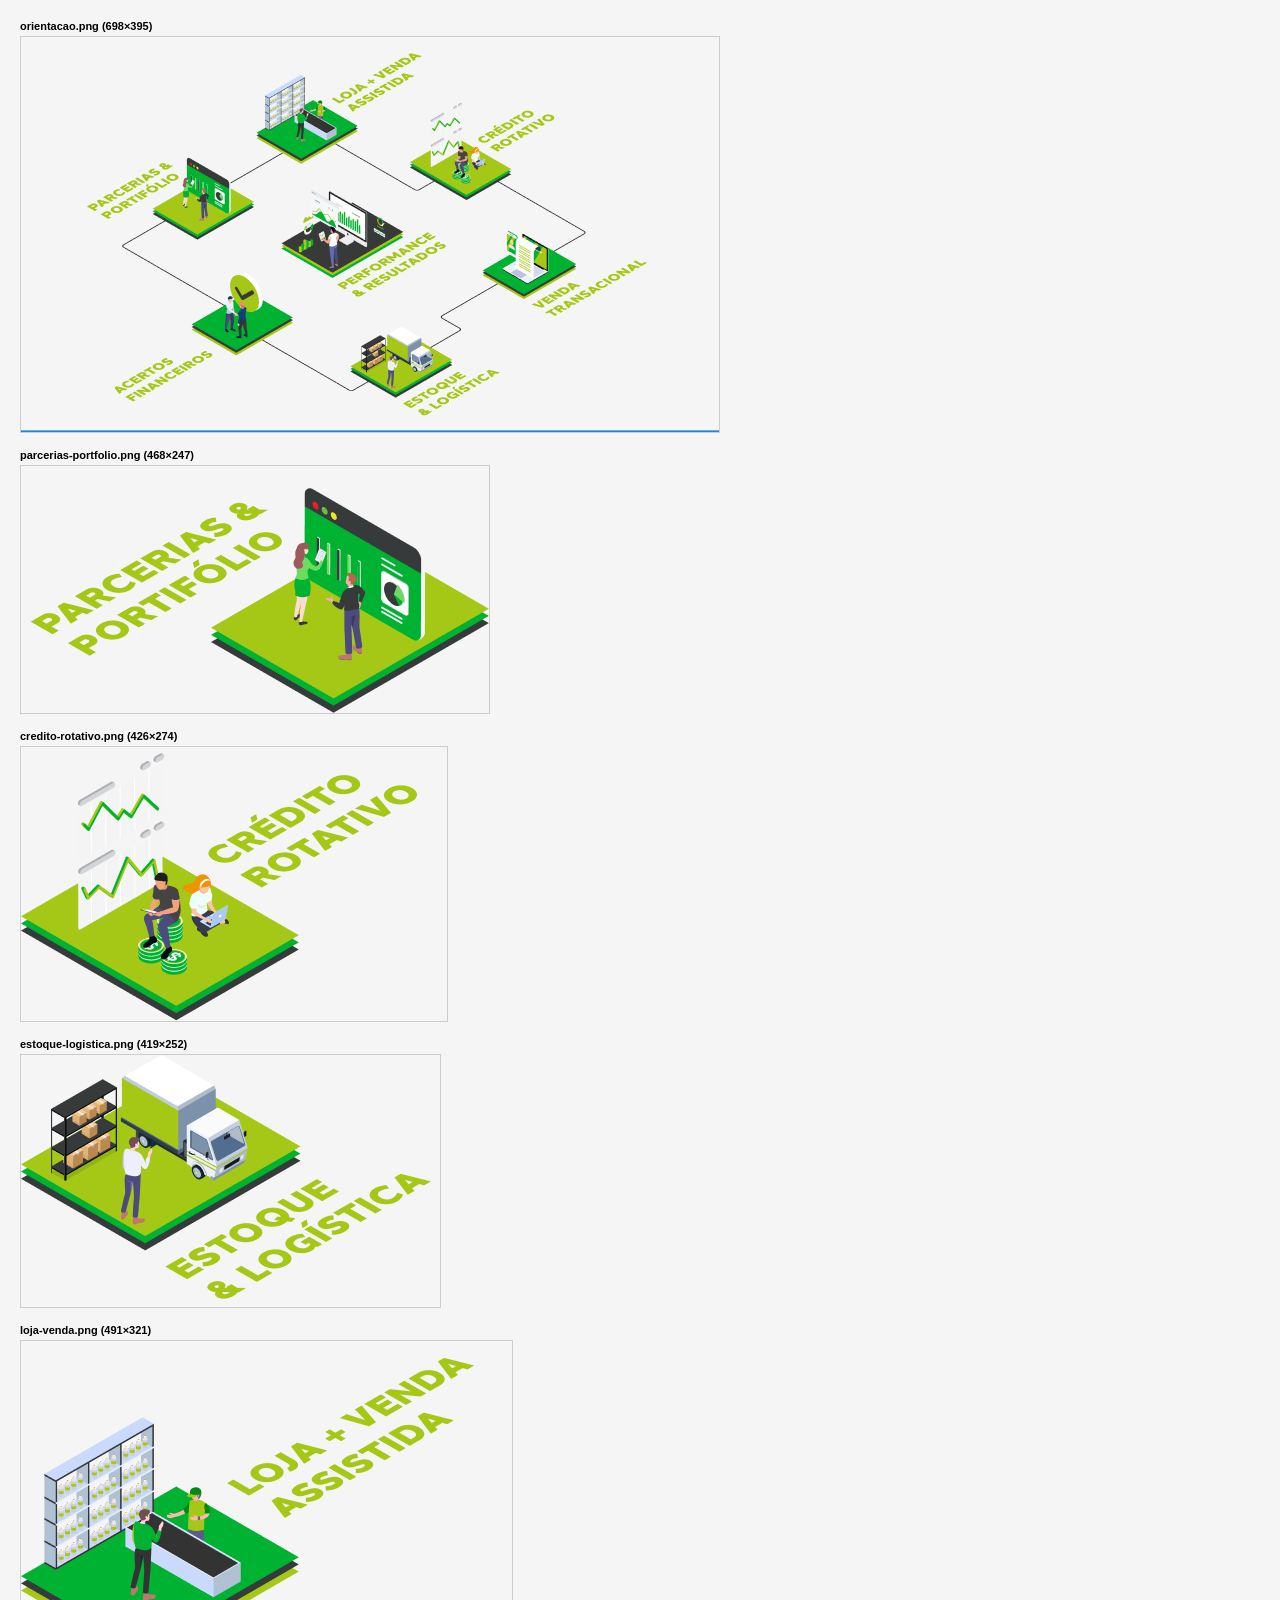
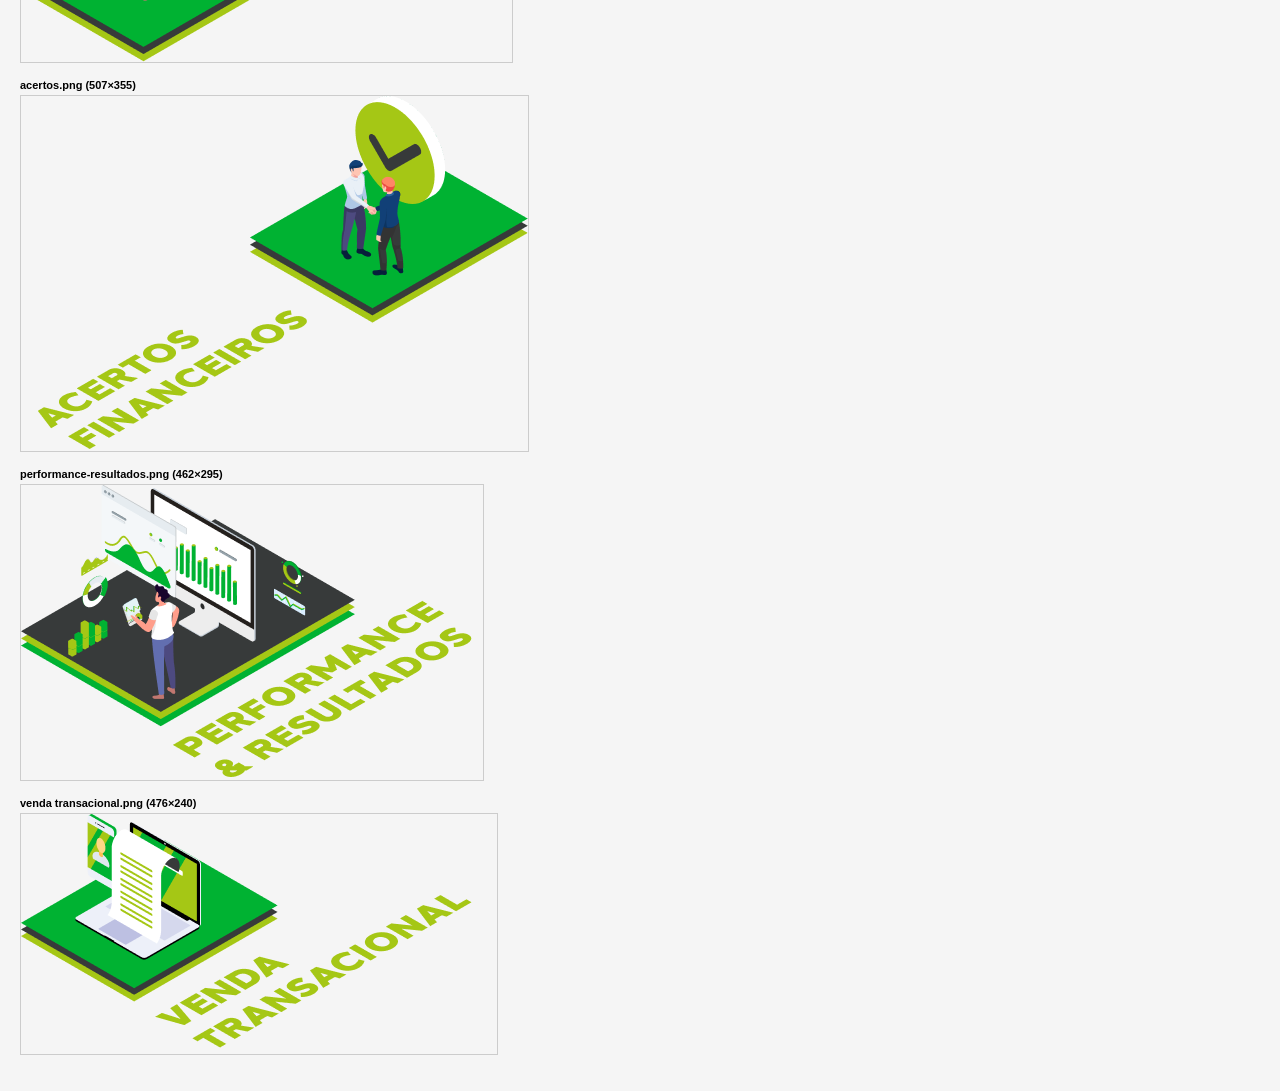
<file: preview-loja.html>
<!DOCTYPE html>
<html><head><meta charset="UTF-8"><style>
body{background:#f5f5f5;margin:0;padding:20px;font-family:sans-serif;font-size:11px;}
img{display:block;margin:4px 0 16px;border:1px solid #ccc;max-width:100%;}
</style></head><body>
<b>orientacao.png (698×395)</b><br><img src="loja-agropecuaria/orientacao.png">
<b>parcerias-portfolio.png (468×247)</b><br><img src="loja-agropecuaria/parcerias-portfolio.png">
<b>credito-rotativo.png (426×274)</b><br><img src="loja-agropecuaria/credito-rotativo.png">
<b>estoque-logistica.png (419×252)</b><br><img src="loja-agropecuaria/estoque-logistica.png">
<b>loja-venda.png (491×321)</b><br><img src="loja-agropecuaria/loja-venda.png">
<b>acertos.png (507×355)</b><br><img src="loja-agropecuaria/acertos.png">
<b>performance-resultados.png (462×295)</b><br><img src="loja-agropecuaria/performance-resultados.png">
<b>venda transacional.png (476×240)</b><br><img src="loja-agropecuaria/venda transacional.png">
</body></html>
</file>
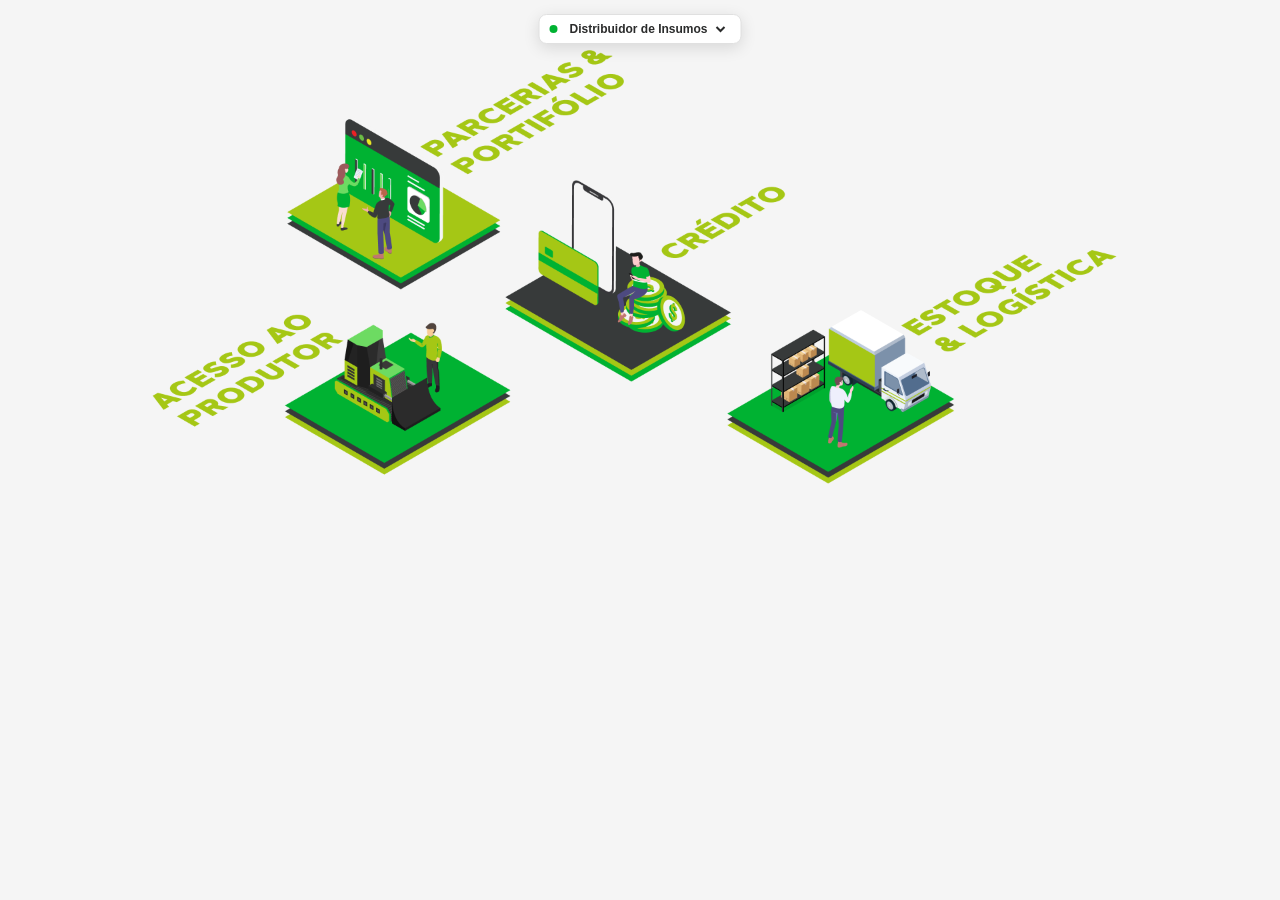
<file: distribuidor-de-insumos/index-responsive.html>
<!DOCTYPE html>
<html lang="pt-BR">
<head>
  <meta charset="UTF-8">
  <meta name="viewport" content="width=device-width, initial-scale=1">
  <title>Distribuidor de Insumos</title>
  <style>
    :root {
      --green: #00b232;
      --lime:  #a5c715;
      --text:  #2a2b2b;
      --bg:    #f5f5f5;
      --breakpoint: 1024px;
    }

    *, *::before, *::after { box-sizing: border-box; margin: 0; padding: 0; }
    html, body { background: var(--bg); height: 100%; }

    /* ═══════════════════════════════════════════
       NAV FLUTUANTE
    ═══════════════════════════════════════════ */
    #infog-nav {
      position: fixed;
      top: 14px;
      left: 50%;
      transform: translateX(-50%);
      z-index: 9999;
      background: #fff;
      border: 1.5px solid #e0e0e0;
      border-radius: 8px;
      box-shadow: 0 4px 16px rgba(0,0,0,.12);
      padding: 6px 12px 6px 10px;
      display: flex;
      align-items: center;
      gap: 8px;
      font-family: 'Halcom', Arial, sans-serif;
      font-size: 12px;
      color: #2a2b2b;
      white-space: nowrap;
    }
    #infog-nav::before {
      content: '';
      display: inline-block;
      width: 8px; height: 8px;
      border-radius: 50%;
      background: var(--green);
      flex-shrink: 0;
    }
    #infog-nav select {
      border: none; outline: none;
      font-family: inherit; font-size: 12px; font-weight: 700;
      color: #2a2b2b; background: transparent;
      cursor: pointer; padding-right: 4px;
    }

    /* ═══════════════════════════════════════════
       DESKTOP — layout isométrico (≥ 1024px)
    ═══════════════════════════════════════════ */
    #iso-view  { display: block; }
    #card-view { display: none; }

    body.desktop { overflow: hidden; }
    body.desktop html { overflow: hidden; }

    #scale-container { width: 100%; overflow: hidden; }

    #infografico {
      position: relative;
      width: 1920px;
      height: 1080px;
      background: var(--bg);
      transform-origin: top left;
    }

    .layer {
      position: absolute;
      pointer-events: none;
      opacity: 0;
      transform: translateY(20px);
      transition: opacity 0.55s ease-out, transform 0.55s ease-out;
    }
    .layer.visible { opacity: 1; transform: translateY(0); }
    .layer img { display: block; width: 100%; height: 100%; }

    .layer[data-id="bg"] {
      left: 447px; top: 317px; width: 1042px; height: 548px;
      transform: none;
      clip-path: circle(0% at 50% 50%);
      transition: opacity 0.4s ease-out, clip-path 0.9s cubic-bezier(0.4, 0, 0.2, 1);
    }
    .layer[data-id="bg"].visible { transform: none; clip-path: circle(150% at 50% 50%); }

    .layer[data-id="parcerias"]   { left: 431px;  top:  56px;  width: 534px; height: 378px; }
    .layer[data-id="credito"]     { left: 758px;  top: 269px;  width: 439px; height: 304px; }
    .layer[data-id="estoque"]     { left: 1091px; top: 337px;  width: 595px; height: 389px; }
    .layer[data-id="acesso"]      { left: 209px;  top: 460px;  width: 557px; height: 252px; }
    .layer[data-id="venda"]       { left: 519px;  top: 650px;  width: 566px; height: 391px; }
    .layer[data-id="performance"] { left: 1146px; top: 632px;  width: 658px; height: 433px; }

    .hotspot {
      position: absolute; cursor: pointer;
      border-radius: 8px; z-index: 20;
    }
    .hotspot[data-id="parcerias"]   { left: 431px;  top:  56px;  width: 534px; height: 378px; }
    .hotspot[data-id="credito"]     { left: 758px;  top: 269px;  width: 439px; height: 304px; }
    .hotspot[data-id="estoque"]     { left: 1091px; top: 337px;  width: 595px; height: 389px; }
    .hotspot[data-id="acesso"]      { left: 209px;  top: 460px;  width: 557px; height: 252px; }
    .hotspot[data-id="venda"]       { left: 519px;  top: 650px;  width: 566px; height: 391px; }
    .hotspot[data-id="performance"] { left: 1146px; top: 632px;  width: 658px; height: 433px; }

    .hotspot::before {
      content: ''; position: absolute; inset: 0;
      border-radius: 8px; background: rgba(0,178,50,0);
      transition: background 0.25s ease;
    }
    .hotspot:hover::before { background: rgba(0,178,50,0.08); }

    /* Tooltip desktop */
    #tooltip {
      position: fixed; background: #fff;
      border-left: 4px solid var(--green);
      border-radius: 8px;
      box-shadow: 0 8px 32px rgba(0,0,0,.18);
      padding: 16px 20px; width: 240px;
      pointer-events: none; opacity: 0;
      transform: translateY(6px);
      transition: opacity 0.2s ease, transform 0.2s ease;
      z-index: 1000;
    }
    #tooltip.visible { opacity: 1; transform: translateY(0); }
    #tooltip::after {
      content: ''; position: absolute; left: 50%;
      transform: translateX(-50%); border: 8px solid transparent;
    }
    #tooltip[data-dir="above"]::after, #tooltip:not([data-dir])::after { top: 100%; border-top-color: #fff; }
    #tooltip[data-dir="below"]::after { bottom: 100%; border-bottom-color: #fff; }
    #tooltip h4 {
      font-family: 'Halcom', 'Arial Black', sans-serif;
      font-weight: 900; font-size: 13px; color: var(--green);
      text-transform: uppercase; letter-spacing: 0.04em;
      margin-bottom: 10px; line-height: 1.3;
    }
    #tooltip ul { list-style: none; padding: 0; }
    #tooltip ul li {
      font-family: 'Halcom', Arial, sans-serif;
      font-size: 12px; color: var(--text); line-height: 1.5;
      padding: 4px 0 4px 14px; position: relative;
      border-bottom: 1px solid rgba(0,0,0,0.06);
    }
    #tooltip ul li:last-child { border-bottom: none; }
    #tooltip ul li::before {
      content: ''; position: absolute; left: 0; top: 50%;
      transform: translateY(-50%); width: 6px; height: 6px;
      border-radius: 50%; background: var(--lime);
    }

    /* ═══════════════════════════════════════════
       MOBILE / TABLET — card grid (< 1024px)
    ═══════════════════════════════════════════ */
    #card-view {
      padding: 72px 16px 32px; /* 72px = nav height + gap */
      max-width: 900px;
      margin: 0 auto;
    }

    .card-grid {
      display: flex;
      flex-direction: column;
      gap: 0;
    }

    .card {
      background: #fff;
      overflow: hidden;
      opacity: 0;
      transform: translateY(16px);
      transition: opacity 0.45s ease-out, transform 0.45s ease-out;
      border-bottom: 1px solid rgba(0,0,0,0.08);
    }
    .card:first-child { border-radius: 12px 12px 0 0; }
    .card:last-child  { border-radius: 0 0 12px 12px; border-bottom: none; }
    .card.visible { opacity: 1; transform: translateY(0); }

    .card-header {
      padding: 16px 20px 14px;
      border-bottom: 2px solid var(--green);
      display: flex;
      align-items: center;
      gap: 10px;
      background: #fff;
    }
    .card-header::before {
      content: '';
      width: 8px; height: 8px;
      border-radius: 50%;
      background: var(--lime);
      flex-shrink: 0;
    }
    .card-header h3 {
      font-family: 'Halcom', 'Arial Black', sans-serif;
      font-weight: 900; font-size: 12px;
      color: var(--green); text-transform: uppercase;
      letter-spacing: 0.06em; line-height: 1.3;
    }

    .card-img {
      width: 100%;
      display: block;
      background: var(--bg);
      padding: 0;
      max-height: 260px;
      overflow: hidden;
      display: flex;
      align-items: center;
      justify-content: center;
    }
    .card-img img {
      width: 100%; height: auto; display: block;
      object-fit: cover;
    }

    .card-items {
      padding: 12px 20px 16px;
      list-style: none;
      background: #fff;
    }
    .card-items li {
      font-family: 'Halcom', Arial, sans-serif;
      font-size: 13px; color: var(--text); line-height: 1.5;
      padding: 7px 0 7px 16px; position: relative;
      border-bottom: 1px solid rgba(0,0,0,0.05);
    }
    .card-items li:last-child { border-bottom: none; }
    .card-items li::before {
      content: ''; position: absolute; left: 0; top: 50%;
      transform: translateY(-50%); width: 6px; height: 6px;
      border-radius: 50%; background: var(--lime);
    }

    /* ═══════════════════════════════════════════
       MEDIA QUERY — activa card view
    ═══════════════════════════════════════════ */
    @media (max-width: 1023px) {
      #iso-view  { display: none; }
      #card-view { display: block; }
      html, body  { overflow: auto; height: auto; }
    }
  </style>
</head>
<body>

<!-- NAV -->
<div id="infog-nav">
  <select id="infog-select" autocomplete="off">
    <option value="/distribuidor-de-insumos/">Distribuidor de Insumos</option>
    <option value="/loja-agropecuaria/">Loja Agropecuária</option>
    <option value="/originacao-comercio-de-graos/">Armazéns Gerais</option>
    <option value="/agroindustria/">Agroindústria</option>
    <option value="/produtor-rural/">Produtor Rural</option>
  </select>
</div>

<!-- TOOLTIP (desktop only) -->
<div id="tooltip">
  <h4 id="tooltip-title"></h4>
  <ul id="tooltip-list"></ul>
</div>

<!-- ── ISO VIEW (desktop) ── -->
<div id="iso-view">
  <div id="scale-container">
  <div id="infografico">

    <div class="layer" data-id="bg" data-delay="1200"><img src="bg-lines.png" alt=""></div>

    <div class="layer" data-id="parcerias"   data-delay="0"   ><img src="parcerias-portfolio.png" alt=""></div>
    <div class="layer" data-id="credito"     data-delay="200" ><img src="credito.png" alt=""></div>
    <div class="layer" data-id="estoque"     data-delay="400" ><img src="estoque-logistica.png" alt=""></div>
    <div class="layer" data-id="acesso"      data-delay="600" ><img src="acesso-ao-produtor.png" alt=""></div>
    <div class="layer" data-id="venda"       data-delay="800" ><img src="venda-consultiva.png" alt=""></div>
    <div class="layer" data-id="performance" data-delay="1000"><img src="perfomance.png" alt=""></div>

    <div class="hotspot" data-id="parcerias"
      data-title="Parcerias &amp; Portifólio"
      data-items="Lorem ipsum dolor sit amet|Lorem ipsum dolor sit amet|Lorem ipsum dolor sit amet">
    </div>
    <div class="hotspot" data-id="credito"
      data-title="Crédito"
      data-items="Lorem ipsum dolor sit amet|Lorem ipsum dolor sit amet|Lorem ipsum dolor sit amet">
    </div>
    <div class="hotspot" data-id="estoque"
      data-title="Estoque &amp; Logística"
      data-items="Lorem ipsum dolor sit amet|Lorem ipsum dolor sit amet|Lorem ipsum dolor sit amet">
    </div>
    <div class="hotspot" data-id="acesso"
      data-title="Acesso ao Produtor"
      data-items="Lorem ipsum dolor sit amet|Lorem ipsum dolor sit amet|Lorem ipsum dolor sit amet">
    </div>
    <div class="hotspot" data-id="venda"
      data-title="Venda Consultiva"
      data-items="Lorem ipsum dolor sit amet|Lorem ipsum dolor sit amet|Lorem ipsum dolor sit amet">
    </div>
    <div class="hotspot" data-id="performance"
      data-title="Performance &amp; Resultados"
      data-items="Lorem ipsum dolor sit amet|Lorem ipsum dolor sit amet|Lorem ipsum dolor sit amet">
    </div>

  </div>
  </div>
</div>

<!-- ── CARD VIEW (mobile/tablet) ── -->
<div id="card-view">
  <div class="card-grid" id="card-grid">
    <!-- Cards gerados pelo JS -->
  </div>
</div>

<script>
(function () {

  /* ── Dados dos módulos ── */
  var modules = [
    {
      id: 'parcerias',
      title: 'Parcerias &amp; Portifólio',
      img: 'parcerias-portfolio.png',
      items: ['Lorem ipsum dolor sit amet', 'Lorem ipsum dolor sit amet', 'Lorem ipsum dolor sit amet']
    },
    {
      id: 'credito',
      title: 'Crédito',
      img: 'credito.png',
      items: ['Lorem ipsum dolor sit amet', 'Lorem ipsum dolor sit amet', 'Lorem ipsum dolor sit amet']
    },
    {
      id: 'estoque',
      title: 'Estoque &amp; Logística',
      img: 'estoque-logistica.png',
      items: ['Lorem ipsum dolor sit amet', 'Lorem ipsum dolor sit amet', 'Lorem ipsum dolor sit amet']
    },
    {
      id: 'acesso',
      title: 'Acesso ao Produtor',
      img: 'acesso-ao-produtor.png',
      items: ['Lorem ipsum dolor sit amet', 'Lorem ipsum dolor sit amet', 'Lorem ipsum dolor sit amet']
    },
    {
      id: 'venda',
      title: 'Venda Consultiva',
      img: 'venda-consultiva.png',
      items: ['Lorem ipsum dolor sit amet', 'Lorem ipsum dolor sit amet', 'Lorem ipsum dolor sit amet']
    },
    {
      id: 'performance',
      title: 'Performance &amp; Resultados',
      img: 'perfomance.png',
      items: ['Lorem ipsum dolor sit amet', 'Lorem ipsum dolor sit amet', 'Lorem ipsum dolor sit amet']
    }
  ];

  /* ── Build card grid ── */
  var grid = document.getElementById('card-grid');
  modules.forEach(function (mod, idx) {
    var card = document.createElement('div');
    card.className = 'card';
    card.dataset.id    = mod.id;
    card.dataset.delay = idx * 100;

    var itemsHTML = mod.items.map(function (t) {
      return '<li>' + t + '</li>';
    }).join('');

    card.innerHTML =
      '<div class="card-header"><h3>' + mod.title + '</h3></div>' +
      '<div class="card-img"><img src="' + mod.img + '" alt="' + mod.title + '" loading="lazy"></div>' +
      '<ul class="card-items">' + itemsHTML + '</ul>';

    grid.appendChild(card);
  });

  /* ── Animate cards in ── */
  function animateCards() {
    var cards = grid.querySelectorAll('.card');
    cards.forEach(function (card) {
      var delay = parseInt(card.dataset.delay || 0, 10) + 100;
      setTimeout(function () { card.classList.add('visible'); }, delay);
    });
  }

  /* ── Desktop iso view ── */
  var container = document.getElementById('scale-container');
  var wrapper   = document.getElementById('infografico');
  var layers    = wrapper ? wrapper.querySelectorAll('.layer') : [];
  var tooltip   = document.getElementById('tooltip');
  var ttTitle   = document.getElementById('tooltip-title');
  var ttList    = document.getElementById('tooltip-list');

  function applyScale() {
    if (!wrapper) return;
    var scale = Math.min(window.innerWidth / 1920, window.innerHeight / 1080);
    var left  = Math.round((window.innerWidth - 1920 * scale) / 2);
    wrapper.style.transform  = 'scale(' + scale + ')';
    wrapper.style.marginLeft = left + 'px';
    container.style.height   = Math.round(1080 * scale) + 'px';
  }
  window.addEventListener('resize', applyScale);
  applyScale();

  function animateLayers() {
    layers.forEach(function (layer) {
      var delay = parseInt(layer.dataset.delay || 0, 10) + 200;
      setTimeout(function () { layer.classList.add('visible'); }, delay);
    });
  }

  /* ── Init on load ── */
  function init() {
    var isDesktop = window.matchMedia('(min-width: 1024px)').matches;
    if (isDesktop) {
      animateLayers();
    } else {
      animateCards();
    }
  }

  if (document.readyState === 'complete') {
    setTimeout(init, 80);
  } else {
    window.addEventListener('load', function () { setTimeout(init, 80); });
  }

  /* ── Tooltip (desktop) ── */
  if (wrapper) {
    wrapper.querySelectorAll('.hotspot').forEach(function (hs) {
      hs.addEventListener('mouseenter', function () {
        var rect = hs.getBoundingClientRect();
        ttTitle.innerHTML = hs.dataset.title;
        ttList.innerHTML  = '';
        hs.dataset.items.split('|').forEach(function (item) {
          var li = document.createElement('li');
          li.textContent = item;
          ttList.appendChild(li);
        });
        tooltip.classList.add('visible');
        var cx    = rect.left + rect.width / 2;
        var midY  = rect.top + rect.height * 0.45;
        var ttH   = tooltip.offsetHeight;
        var ttW   = tooltip.offsetWidth;
        var above = midY - ttH - 14;
        var below = midY + 14;
        var top   = above >= 8 ? above : below;
        tooltip.dataset.dir = above >= 8 ? 'above' : 'below';
        var left = cx - ttW / 2;
        left = Math.max(8, Math.min(left, window.innerWidth - ttW - 8));
        tooltip.style.left = left + 'px';
        tooltip.style.top  = top  + 'px';
      });
      hs.addEventListener('mouseleave', function () {
        tooltip.classList.remove('visible');
      });
    });
  }

  /* ── Nav select ── */
  (function () {
    var sel = document.getElementById('infog-select');
    var path = window.location.pathname;
    for (var i = 0; i < sel.options.length; i++) {
      var folder = sel.options[i].value.replace(/\//g, '');
      if (path.indexOf('/' + folder + '/') !== -1) { sel.selectedIndex = i; break; }
    }
    sel.addEventListener('change', function () {
      var folder = sel.value.replace(/\//g, '');
      window.location.href = '../' + folder + '/';
    });
  })();

})();
</script>

</body>
</html>
</file>
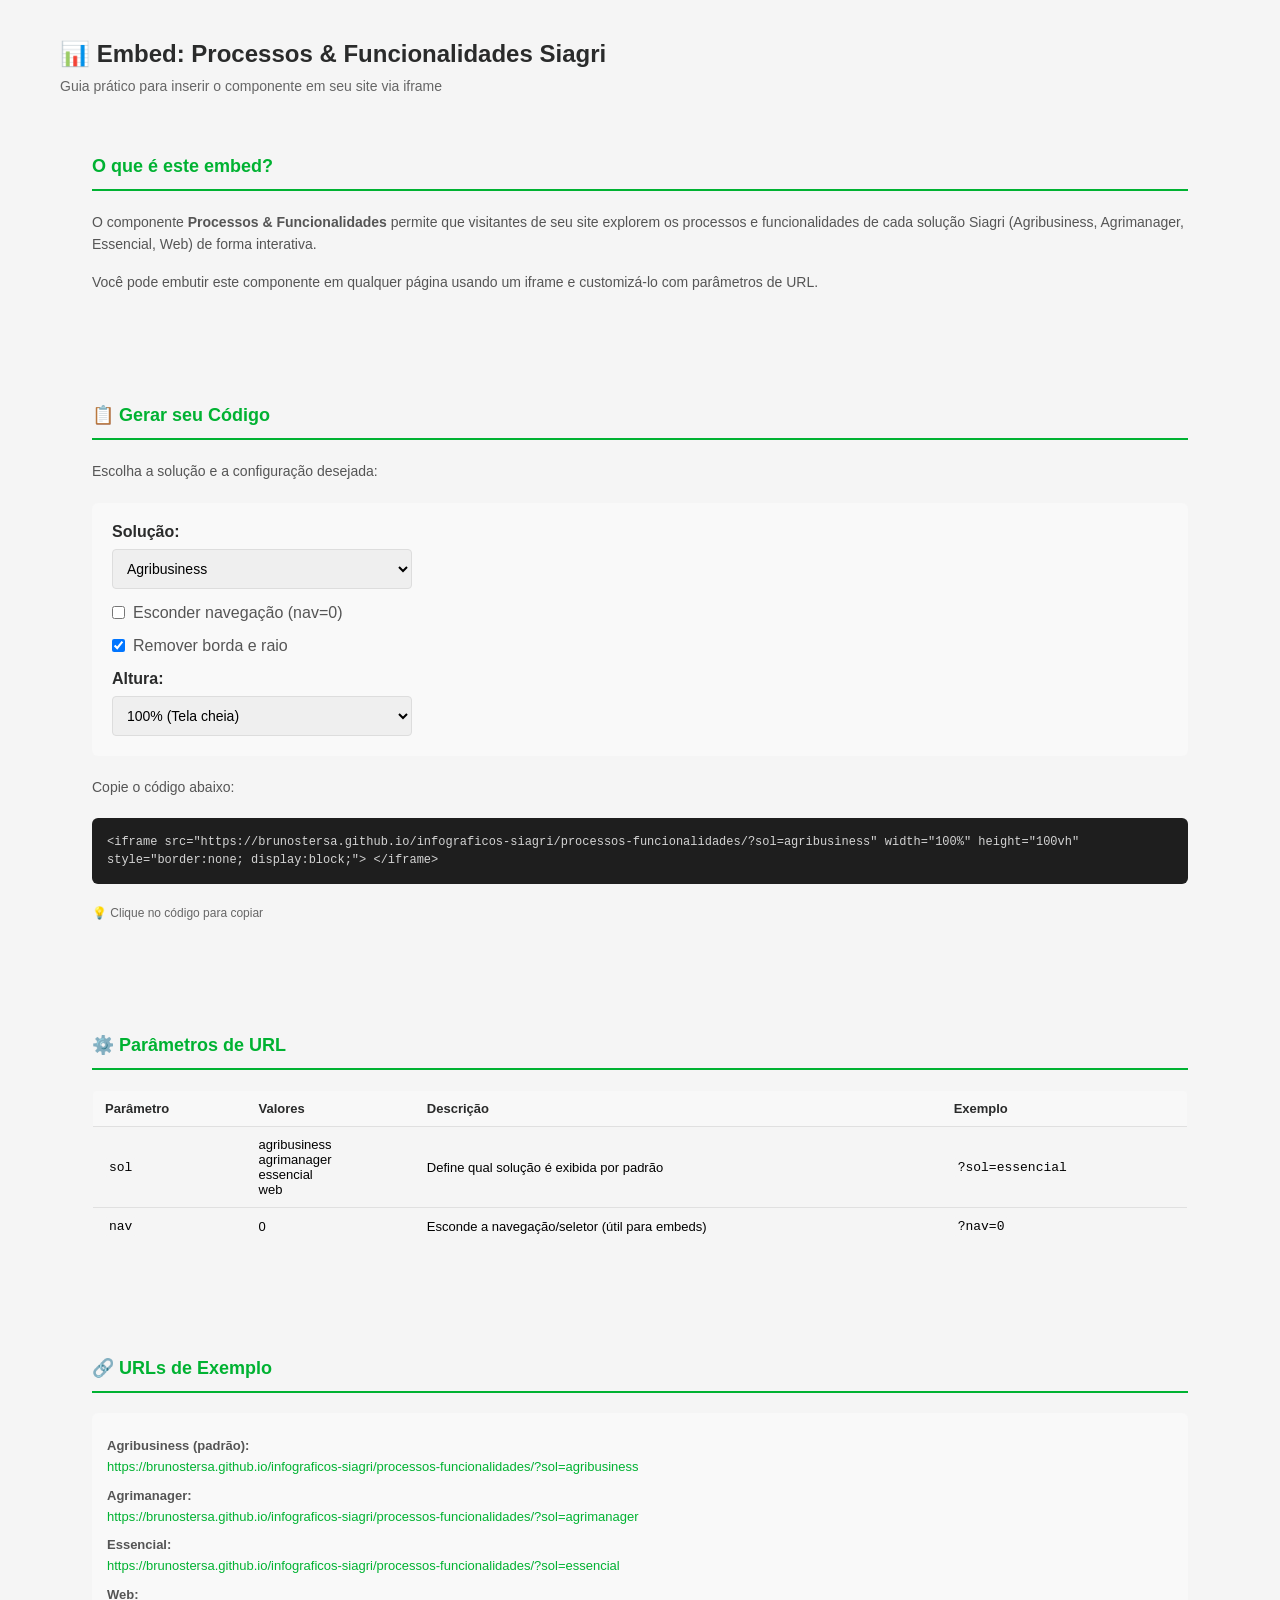
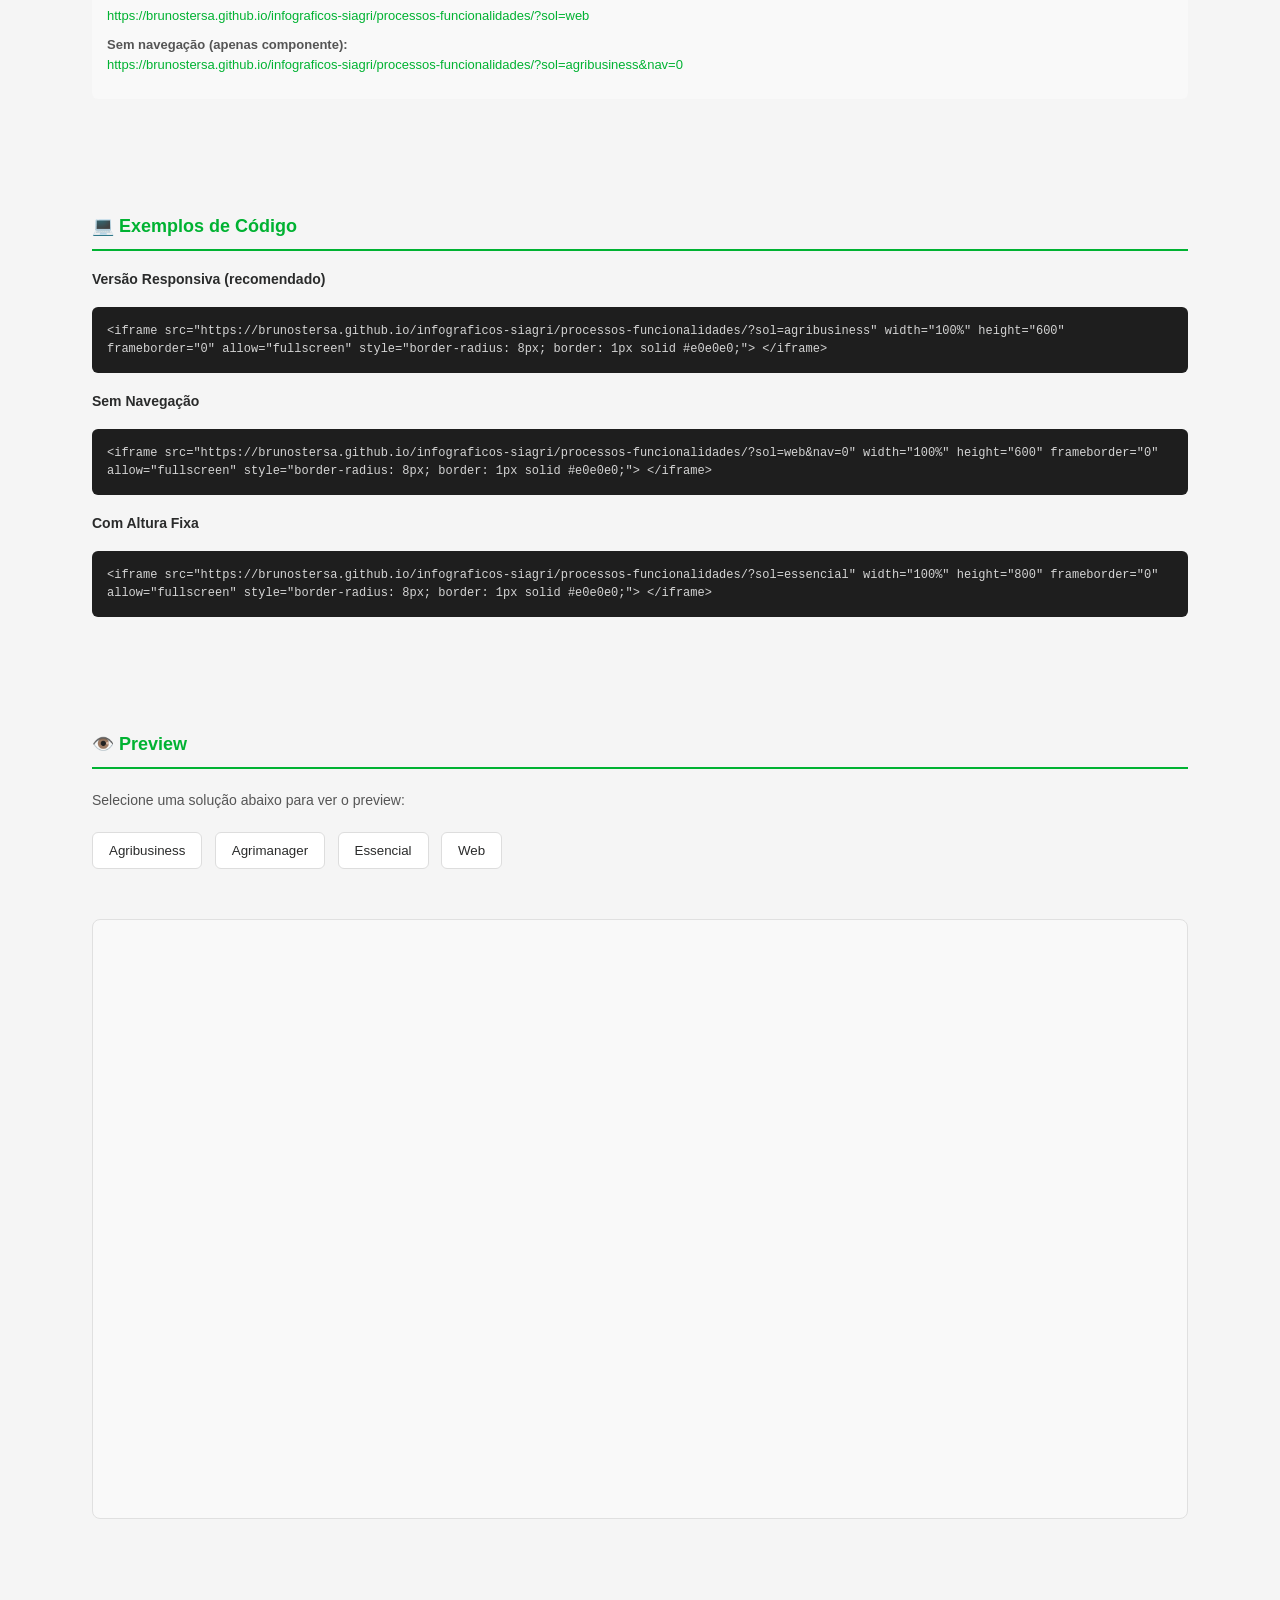
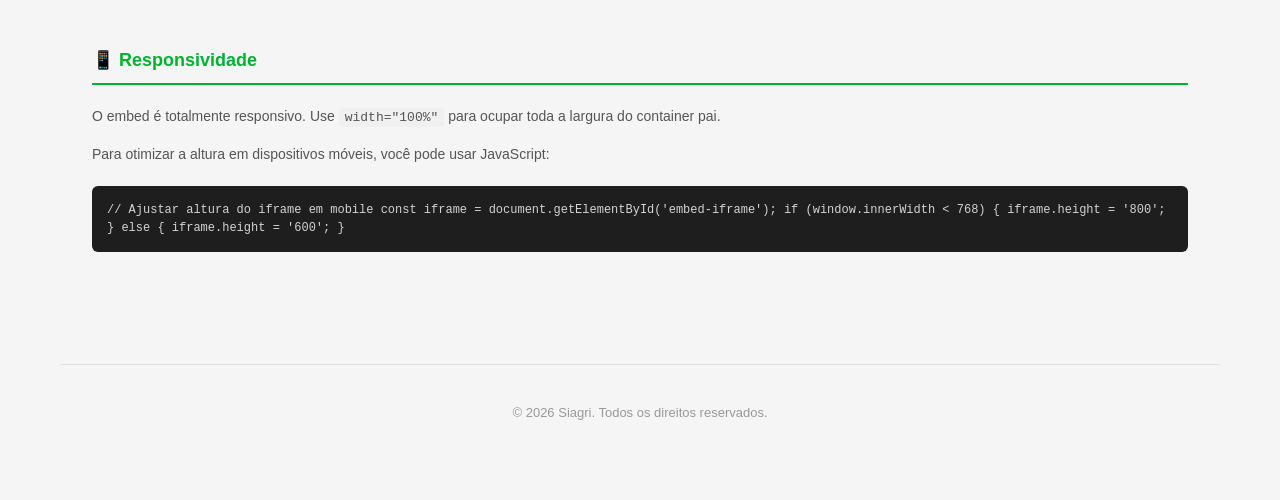
<file: processos-funcionalidades/embed-example.html>
<!DOCTYPE html>
<html lang="pt-BR">
<head>
  <meta charset="UTF-8">
  <meta name="viewport" content="width=device-width, initial-scale=1">
  <title>Exemplo de Embed – Processos & Funcionalidades</title>
  <style>
    * { margin: 0; padding: 0; box-sizing: border-box; }
    html, body { font-family: -apple-system, BlinkMacSystemFont, 'Segoe UI', Roboto, sans-serif; background: #f5f5f5; margin: 0; padding: 0; }

    .container { max-width: 1200px; margin: 0 auto; padding: 40px 20px; }

    h1 { color: #2a2b2b; margin-bottom: 10px; font-size: 24px; }
    .subtitle { color: #666; margin-bottom: 30px; font-size: 14px; }

    .section { background: transparent; border-radius: 8px; padding: 32px; margin-bottom: 32px; }
    .section h2 { color: #00b232; margin-bottom: 20px; font-size: 18px; font-weight: 600; border-bottom: 2px solid #00b232; padding-bottom: 12px; }
    .section p { color: #555; line-height: 1.6; margin-bottom: 15px; font-size: 14px; }

    code {
      background: #f0f0f0;
      padding: 2px 6px;
      border-radius: 4px;
      font-family: 'Monaco', 'Courier New', monospace;
      font-size: 13px;
    }

    .code-block {
      background: #1e1e1e;
      color: #d4d4d4;
      padding: 15px;
      border-radius: 6px;
      overflow-x: auto;
      font-family: 'Monaco', 'Courier New', monospace;
      font-size: 12px;
      line-height: 1.5;
      margin: 20px 0;
    }

    .embed-preview {
      border: 2px solid #e0e0e0;
      border-radius: 8px;
      height: 600px;
      margin: 30px 0;
      background: #f9f9f9;
    }

    .param-table {
      width: 100%;
      border-collapse: collapse;
      margin: 16px 0;
      font-size: 13px;
      border: 1px solid #e0e0e0;
      border-radius: 4px;
      overflow: hidden;
    }
    .param-table thead { background: #f8f8f8; }
    .param-table th, .param-table td { padding: 10px 12px; text-align: left; border-bottom: 1px solid #e0e0e0; }
    .param-table th { font-weight: 600; color: #2a2b2b; }
    .param-table tbody tr:last-child td { border-bottom: none; }
    .param-table code { background: #f5f5f5; padding: 2px 4px; border-radius: 2px; }

    .example-urls { background: #f9f9f9; padding: 15px; border-radius: 6px; margin: 20px 0; }
    .example-urls p { margin: 8px 0; color: #555; font-size: 13px; }
    .example-urls a { color: #00b232; text-decoration: none; }
    .example-urls a:hover { text-decoration: underline; }
  </style>
</head>
<body>

<div class="container">
  <h1>📊 Embed: Processos & Funcionalidades Siagri</h1>
  <p class="subtitle">Guia prático para inserir o componente em seu site via iframe</p>

  <!-- Seção 1: Sobre -->
  <div class="section">
    <h2>O que é este embed?</h2>
    <p>O componente <strong>Processos & Funcionalidades</strong> permite que visitantes de seu site explorem os processos e funcionalidades de cada solução Siagri (Agribusiness, Agrimanager, Essencial, Web) de forma interativa.</p>
    <p>Você pode embutir este componente em qualquer página usando um iframe e customizá-lo com parâmetros de URL.</p>
  </div>

  <!-- Seção 2: Gerar código -->
  <div class="section">
    <h2>📋 Gerar seu Código</h2>
    <p>Escolha a solução e a configuração desejada:</p>

    <div style="background: #f9f9f9; padding: 20px; border-radius: 6px; margin: 20px 0;">
      <div style="margin-bottom: 15px;">
        <label style="display: block; margin-bottom: 8px; font-weight: 600; color: #2a2b2b;">Solução:</label>
        <select id="sol-select" onchange="updateCode()" style="padding: 10px; border: 1px solid #ddd; border-radius: 4px; font-size: 14px; width: 100%; max-width: 300px;">
          <option value="agribusiness">Agribusiness</option>
          <option value="agrimanager">Agrimanager</option>
          <option value="essencial">Essencial</option>
          <option value="web">Web</option>
        </select>
      </div>

      <div style="margin-bottom: 15px;">
        <label style="display: flex; align-items: center; gap: 8px; cursor: pointer; color: #555;">
          <input type="checkbox" id="hide-nav" onchange="updateCode()" style="cursor: pointer;">
          Esconder navegação (nav=0)
        </label>
      </div>

      <div style="margin-bottom: 15px;">
        <label style="display: flex; align-items: center; gap: 8px; cursor: pointer; color: #555;">
          <input type="checkbox" id="hide-border" checked onchange="updateCode()" style="cursor: pointer;">
          Remover borda e raio
        </label>
      </div>

      <div style="margin-bottom: 0;">
        <label style="display: block; margin-bottom: 8px; font-weight: 600; color: #2a2b2b;">Altura:</label>
        <select id="height-select" onchange="updateCode()" style="padding: 10px; border: 1px solid #ddd; border-radius: 4px; font-size: 14px; width: 100%; max-width: 300px;">
          <option value="100vh">100% (Tela cheia)</option>
          <option value="600px">600px</option>
          <option value="800px">800px</option>
          <option value="1000px">1000px</option>
        </select>
      </div>
    </div>

    <p style="margin-top: 20px; margin-bottom: 10px;">Copie o código abaixo:</p>
    <div class="code-block" id="code-output" style="cursor: pointer; position: relative;" onclick="copyCode()">&lt;iframe
  src="https://brunostersa.github.io/infograficos-siagri/processos-funcionalidades/?sol=agribusiness"
  width="100%"
  height="100vh"
  style="border:none; display:block;"&gt;
&lt;/iframe&gt;</div>
    <p style="font-size: 12px; color: #666; margin-top: 10px;">💡 Clique no código para copiar</p>
  </div>

  <!-- Seção 3: Parâmetros -->
  <div class="section">
    <h2>⚙️ Parâmetros de URL</h2>

    <table class="param-table">
      <thead>
        <tr>
          <th>Parâmetro</th>
          <th>Valores</th>
          <th>Descrição</th>
          <th>Exemplo</th>
        </tr>
      </thead>
      <tbody>
        <tr>
          <td><code>sol</code></td>
          <td>agribusiness<br>agrimanager<br>essencial<br>web</td>
          <td>Define qual solução é exibida por padrão</td>
          <td><code>?sol=essencial</code></td>
        </tr>
        <tr>
          <td><code>nav</code></td>
          <td>0</td>
          <td>Esconde a navegação/seletor (útil para embeds)</td>
          <td><code>?nav=0</code></td>
        </tr>
      </tbody>
    </table>
  </div>

  <!-- Seção 4: Exemplos -->
  <div class="section">
    <h2>🔗 URLs de Exemplo</h2>

    <div class="example-urls">
      <p><strong>Agribusiness (padrão):</strong><br>
      <a href="https://brunostersa.github.io/infograficos-siagri/processos-funcionalidades/?sol=agribusiness" target="_blank">
        https://brunostersa.github.io/infograficos-siagri/processos-funcionalidades/?sol=agribusiness
      </a></p>

      <p><strong>Agrimanager:</strong><br>
      <a href="https://brunostersa.github.io/infograficos-siagri/processos-funcionalidades/?sol=agrimanager" target="_blank">
        https://brunostersa.github.io/infograficos-siagri/processos-funcionalidades/?sol=agrimanager
      </a></p>

      <p><strong>Essencial:</strong><br>
      <a href="https://brunostersa.github.io/infograficos-siagri/processos-funcionalidades/?sol=essencial" target="_blank">
        https://brunostersa.github.io/infograficos-siagri/processos-funcionalidades/?sol=essencial
      </a></p>

      <p><strong>Web:</strong><br>
      <a href="https://brunostersa.github.io/infograficos-siagri/processos-funcionalidades/?sol=web" target="_blank">
        https://brunostersa.github.io/infograficos-siagri/processos-funcionalidades/?sol=web
      </a></p>

      <p><strong>Sem navegação (apenas componente):</strong><br>
      <a href="https://brunostersa.github.io/infograficos-siagri/processos-funcionalidades/?sol=agribusiness&nav=0" target="_blank">
        https://brunostersa.github.io/infograficos-siagri/processos-funcionalidades/?sol=agribusiness&nav=0
      </a></p>
    </div>
  </div>

  <!-- Seção 5: Exemplos de Código -->
  <div class="section">
    <h2>💻 Exemplos de Código</h2>

    <h3 style="color: #2a2b2b; margin: 20px 0 10px 0; font-size: 14px;">Versão Responsiva (recomendado)</h3>
    <div class="code-block">&lt;iframe
  src="https://brunostersa.github.io/infograficos-siagri/processos-funcionalidades/?sol=agribusiness"
  width="100%"
  height="600"
  frameborder="0"
  allow="fullscreen"
  style="border-radius: 8px; border: 1px solid #e0e0e0;"&gt;
&lt;/iframe&gt;</div>

    <h3 style="color: #2a2b2b; margin: 20px 0 10px 0; font-size: 14px;">Sem Navegação</h3>
    <div class="code-block">&lt;iframe
  src="https://brunostersa.github.io/infograficos-siagri/processos-funcionalidades/?sol=web&nav=0"
  width="100%"
  height="600"
  frameborder="0"
  allow="fullscreen"
  style="border-radius: 8px; border: 1px solid #e0e0e0;"&gt;
&lt;/iframe&gt;</div>

    <h3 style="color: #2a2b2b; margin: 20px 0 10px 0; font-size: 14px;">Com Altura Fixa</h3>
    <div class="code-block">&lt;iframe
  src="https://brunostersa.github.io/infograficos-siagri/processos-funcionalidades/?sol=essencial"
  width="100%"
  height="800"
  frameborder="0"
  allow="fullscreen"
  style="border-radius: 8px; border: 1px solid #e0e0e0;"&gt;
&lt;/iframe&gt;</div>
  </div>

  <!-- Seção 6: Preview -->
  <div class="section">
    <h2>👁️ Preview</h2>
    <p>Selecione uma solução abaixo para ver o preview:</p>

    <div style="margin: 20px 0;">
      <button onclick="changePreview('agribusiness')" style="padding: 10px 16px; margin-right: 8px; cursor: pointer; border: 1px solid #ddd; border-radius: 6px; background: #fff; color: #2a2b2b;">Agribusiness</button>
      <button onclick="changePreview('agrimanager')" style="padding: 10px 16px; margin-right: 8px; cursor: pointer; border: 1px solid #ddd; border-radius: 6px; background: #fff; color: #2a2b2b;">Agrimanager</button>
      <button onclick="changePreview('essencial')" style="padding: 10px 16px; margin-right: 8px; cursor: pointer; border: 1px solid #ddd; border-radius: 6px; background: #fff; color: #2a2b2b;">Essencial</button>
      <button onclick="changePreview('web')" style="padding: 10px 16px; cursor: pointer; border: 1px solid #ddd; border-radius: 6px; background: #fff; color: #2a2b2b;">Web</button>
    </div>

    <iframe
      id="preview-iframe"
      src="https://brunostersa.github.io/infograficos-siagri/processos-funcionalidades/?sol=agribusiness"
      width="100%"
      height="600"
      frameborder="0"
      allow="fullscreen"
      class="embed-preview"
      style="border: 1px solid #e0e0e0;">
    </iframe>
  </div>

  <!-- Seção 7: Responsividade -->
  <div class="section">
    <h2>📱 Responsividade</h2>
    <p>O embed é totalmente responsivo. Use <code>width="100%"</code> para ocupar toda a largura do container pai.</p>
    <p>Para otimizar a altura em dispositivos móveis, você pode usar JavaScript:</p>

    <div class="code-block">// Ajustar altura do iframe em mobile
const iframe = document.getElementById('embed-iframe');
if (window.innerWidth < 768) {
  iframe.height = '800';
} else {
  iframe.height = '600';
}</div>
  </div>

  <!-- Footer -->
  <div style="text-align: center; padding: 40px 0; color: #999; font-size: 13px; border-top: 1px solid #e0e0e0; margin-top: 60px;">
    <p>© 2026 Siagri. Todos os direitos reservados.</p>
  </div>
</div>

<script>
function updateCode() {
  const sol = document.getElementById('sol-select').value;
  const hideNav = document.getElementById('hide-nav').checked;
  const hideBorder = document.getElementById('hide-border').checked;
  const height = document.getElementById('height-select').value;

  let url = `https://brunostersa.github.io/infograficos-siagri/processos-funcionalidades/?sol=${sol}`;
  if (hideNav) url += '&nav=0';

  let style = 'style="';
  if (hideBorder) {
    style += 'border:none; display:block;';
  } else {
    style += 'border: 1px solid #e0e0e0; border-radius: 8px;';
  }
  style += '"';

  const code = `&lt;iframe
  src="${url}"
  width="100%"
  height="${height}"
  ${style}&gt;
&lt;/iframe&gt;`;

  document.getElementById('code-output').innerHTML = code;

  // Atualizar preview
  const iframe = document.getElementById('preview-iframe');
  iframe.src = url;
  iframe.height = height === '100vh' ? '600' : height.replace('px', '');
}

function copyCode() {
  const code = document.getElementById('code-output').innerText;
  navigator.clipboard.writeText(code).then(() => {
    alert('Código copiado! ✓');
  }).catch(() => {
    alert('Erro ao copiar. Tente novamente.');
  });
}

function changePreview(sol) {
  document.getElementById('sol-select').value = sol;
  updateCode();
}
</script>

</body>
</html>
</file>
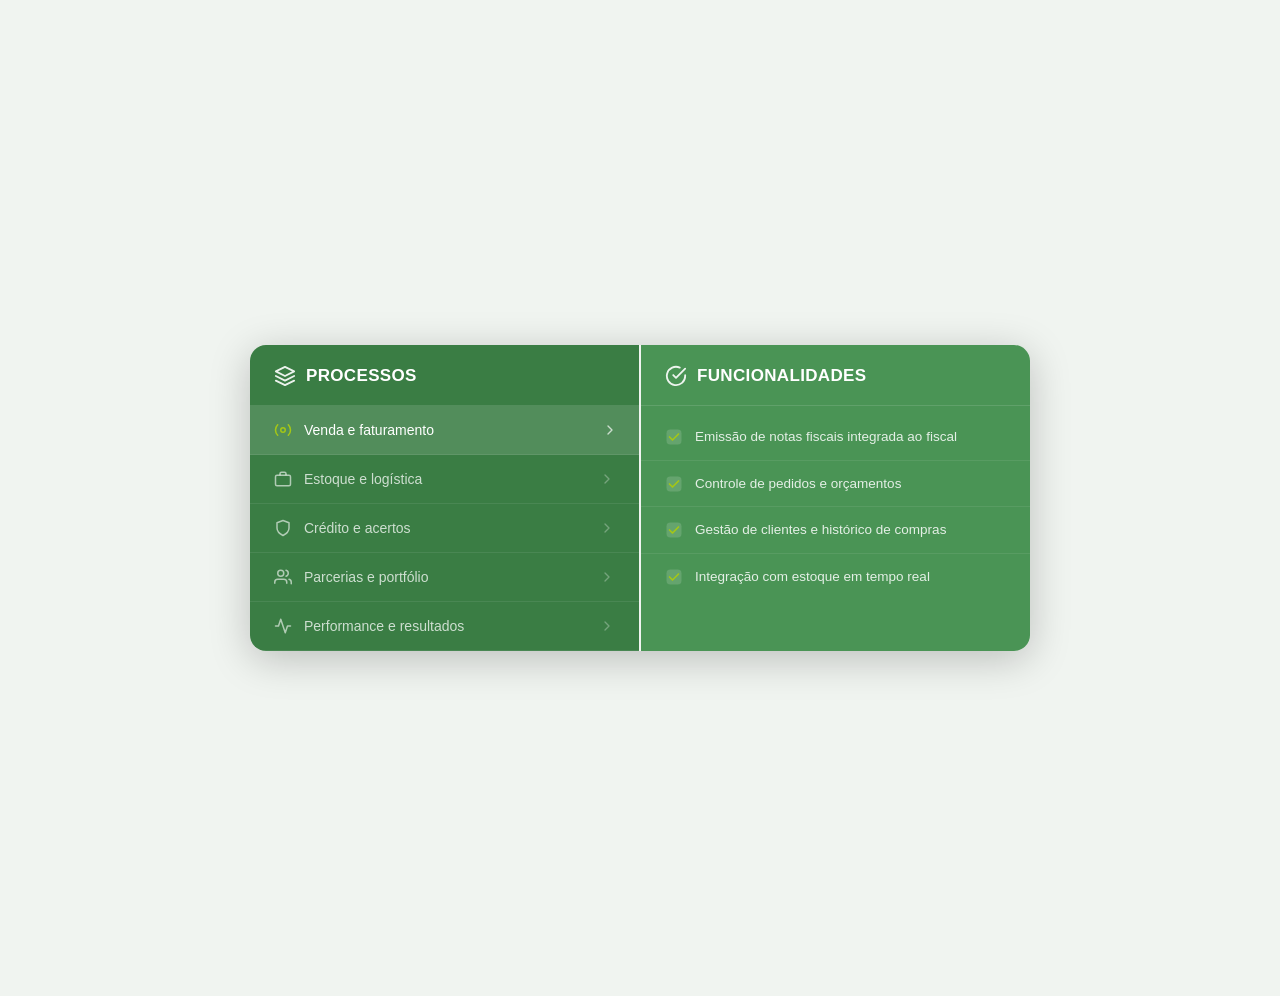
<file: processos-funcionalidades/processos.html>
<!DOCTYPE html>
<html lang="pt-BR">
<head>
  <meta charset="UTF-8">
  <meta name="viewport" content="width=device-width, initial-scale=1">
  <title>Preview – Processos & Funcionalidades</title>
  <link rel="stylesheet" href="processos.css">
  <style>
    body { background: #f0f4f0; display: flex; align-items: center;
           justify-content: center; min-height: 100vh; padding: 40px 16px;
           overflow-x: hidden; }
  </style>
</head>
<body>

<!-- ═══════════════════════════════════════════════════════
     SEÇÃO — troque os atributos data-* para cada página
═══════════════════════════════════════════════════════ -->
<section class="pf-section">

  <!-- Cabeçalhos das colunas -->
  <div class="pf-col pf-col--left">
    <div class="pf-col-header">
      <svg width="22" height="22" viewBox="0 0 24 24" fill="none" aria-hidden="true">
        <path d="M12 2L2 7l10 5 10-5-10-5zM2 17l10 5 10-5M2 12l10 5 10-5"
              stroke="currentColor" stroke-width="2" stroke-linecap="round" stroke-linejoin="round"/>
      </svg>
      <span>Processos</span>
    </div>

    <!-- Lista de processos — cada item carrega as funcionalidades via data-features -->
    <ul class="pf-list" role="list">

      <li class="pf-item pf-item--active" tabindex="0"
          data-features='[
            "Emissão de notas fiscais integrada ao fiscal",
            "Controle de pedidos e orçamentos",
            "Gestão de clientes e histórico de compras",
            "Integração com estoque em tempo real"
          ]'>
        <svg class="pf-item__icon" width="18" height="18" viewBox="0 0 24 24" fill="none" aria-hidden="true">
          <circle cx="12" cy="12" r="3" stroke="currentColor" stroke-width="2"/>
          <path d="M19.07 4.93a10 10 0 010 14.14M4.93 4.93a10 10 0 000 14.14"
                stroke="currentColor" stroke-width="2" stroke-linecap="round"/>
        </svg>
        <span>Venda e faturamento</span>
        <svg class="pf-item__arrow" width="16" height="16" viewBox="0 0 24 24" fill="none" aria-hidden="true">
          <path d="M9 18l6-6-6-6" stroke="currentColor" stroke-width="2"
                stroke-linecap="round" stroke-linejoin="round"/>
        </svg>
      </li>

      <li class="pf-item" tabindex="0"
          data-features='[
            "Cadastro e categorização de produtos",
            "Controle de lotes e validades",
            "Alertas de estoque mínimo",
            "Transferência entre filiais"
          ]'>
        <svg class="pf-item__icon" width="18" height="18" viewBox="0 0 24 24" fill="none" aria-hidden="true">
          <rect x="2" y="7" width="20" height="14" rx="2" stroke="currentColor" stroke-width="2"/>
          <path d="M16 7V5a2 2 0 00-2-2h-4a2 2 0 00-2 2v2" stroke="currentColor" stroke-width="2"/>
        </svg>
        <span>Estoque e logística</span>
        <svg class="pf-item__arrow" width="16" height="16" viewBox="0 0 24 24" fill="none" aria-hidden="true">
          <path d="M9 18l6-6-6-6" stroke="currentColor" stroke-width="2"
                stroke-linecap="round" stroke-linejoin="round"/>
        </svg>
      </li>

      <li class="pf-item" tabindex="0"
          data-features='[
            "Crédito rotativo por produtor",
            "Análise de limite e risco",
            "Controle de acertos e liquidações",
            "Integração com contas a receber"
          ]'>
        <svg class="pf-item__icon" width="18" height="18" viewBox="0 0 24 24" fill="none" aria-hidden="true">
          <path d="M12 22s8-4 8-10V5l-8-3-8 3v7c0 6 8 10 8 10z"
                stroke="currentColor" stroke-width="2" stroke-linecap="round" stroke-linejoin="round"/>
        </svg>
        <span>Crédito e acertos</span>
        <svg class="pf-item__arrow" width="16" height="16" viewBox="0 0 24 24" fill="none" aria-hidden="true">
          <path d="M9 18l6-6-6-6" stroke="currentColor" stroke-width="2"
                stroke-linecap="round" stroke-linejoin="round"/>
        </svg>
      </li>

      <li class="pf-item" tabindex="0"
          data-features='[
            "Cadastro de fornecedores e representantes",
            "Portfólio de produtos negociados",
            "Histórico de compras e bonificações",
            "Contratos e campanhas de parceiros"
          ]'>
        <svg class="pf-item__icon" width="18" height="18" viewBox="0 0 24 24" fill="none" aria-hidden="true">
          <path d="M17 21v-2a4 4 0 00-4-4H5a4 4 0 00-4 4v2" stroke="currentColor" stroke-width="2"/>
          <circle cx="9" cy="7" r="4" stroke="currentColor" stroke-width="2"/>
          <path d="M23 21v-2a4 4 0 00-3-3.87M16 3.13a4 4 0 010 7.75"
                stroke="currentColor" stroke-width="2" stroke-linecap="round"/>
        </svg>
        <span>Parcerias e portfólio</span>
        <svg class="pf-item__arrow" width="16" height="16" viewBox="0 0 24 24" fill="none" aria-hidden="true">
          <path d="M9 18l6-6-6-6" stroke="currentColor" stroke-width="2"
                stroke-linecap="round" stroke-linejoin="round"/>
        </svg>
      </li>

      <li class="pf-item" tabindex="0"
          data-features='[
            "DRE e resultados por filial",
            "Indicadores de margem e giro",
            "Relatórios de vendas por período",
            "Painel de metas e performance"
          ]'>
        <svg class="pf-item__icon" width="18" height="18" viewBox="0 0 24 24" fill="none" aria-hidden="true">
          <polyline points="22 12 18 12 15 21 9 3 6 12 2 12"
                    stroke="currentColor" stroke-width="2" stroke-linecap="round" stroke-linejoin="round"/>
        </svg>
        <span>Performance e resultados</span>
        <svg class="pf-item__arrow" width="16" height="16" viewBox="0 0 24 24" fill="none" aria-hidden="true">
          <path d="M9 18l6-6-6-6" stroke="currentColor" stroke-width="2"
                stroke-linecap="round" stroke-linejoin="round"/>
        </svg>
      </li>

    </ul>
  </div>

  <!-- Painel direito — preenchido via JS -->
  <div class="pf-col pf-col--right" aria-live="polite">
    <div class="pf-col-header">
      <svg width="22" height="22" viewBox="0 0 24 24" fill="none" aria-hidden="true">
        <path d="M22 11.08V12a10 10 0 11-5.93-9.14" stroke="currentColor"
              stroke-width="2" stroke-linecap="round" stroke-linejoin="round"/>
        <polyline points="22 4 12 14.01 9 11.01" stroke="currentColor"
                  stroke-width="2" stroke-linecap="round" stroke-linejoin="round"/>
      </svg>
      <span>Funcionalidades</span>
    </div>
    <ul class="pf-features" role="list"></ul>
  </div>

</section>

<script src="processos.js"></script>
</body>
</html>
</file>
<file: processos-funcionalidades/processos.css>
/* ═══════════════════════════════════════════════════
   Processos & Funcionalidades — componente reutilizável
   Variável de cor: --pf-accent (padrão: verde siagri)
═══════════════════════════════════════════════════ */

.pf-section {
  --pf-accent:   #00b232;
  --pf-accent2:  #a5c715;
  --pf-bg:       #3a7d44;        /* fundo do card */
  --pf-bg-light: #4a9455;        /* coluna direita / hover */
  --pf-text:     #fff;
  --pf-radius:   16px;
  --pf-gap:      2px;

  display: grid;
  grid-template-columns: 1fr 1fr;
  gap: var(--pf-gap);
  border-radius: var(--pf-radius);
  overflow: hidden;
  width: min(780px, 100%);
  margin: 0 auto;
  box-shadow: 0 8px 40px rgba(0,0,0,.22);
  font-family: 'Halcom', Arial, sans-serif;
}

/* ── Colunas ── */
.pf-col {
  background: var(--pf-bg);
  padding: 0;
}

.pf-col--right {
  background: var(--pf-bg-light);
}

/* ── Cabeçalho de coluna ── */
.pf-col-header {
  display: flex;
  align-items: center;
  gap: 10px;
  padding: 20px 24px 18px;
  color: var(--pf-text);
  font-weight: 900;
  font-size: 17px;
  letter-spacing: .02em;
  text-transform: uppercase;
  border-bottom: 1px solid rgba(255,255,255,.12);
}

.pf-col-header svg {
  flex-shrink: 0;
  opacity: .9;
}

/* ── Lista de processos ── */
.pf-list {
  list-style: none;
  margin: 0;
  padding: 0;
}

.pf-item {
  display: flex;
  align-items: center;
  gap: 12px;
  padding: 15px 24px;
  color: rgba(255,255,255,.75);
  font-size: 14px;
  font-weight: 500;
  cursor: pointer;
  border-bottom: 1px solid rgba(255,255,255,.08);
  transition: background .18s ease, color .18s ease;
  outline: none;
}

.pf-item:last-child { border-bottom: none; }

.pf-item:hover,
.pf-item:focus-visible,
.pf-item--active {
  background: rgba(255,255,255,.12);
  color: #fff;
}

.pf-item__icon {
  flex-shrink: 0;
  color: rgba(255,255,255,.6);
  transition: color .18s ease;
}

.pf-item:hover .pf-item__icon,
.pf-item:focus-visible .pf-item__icon,
.pf-item--active .pf-item__icon {
  color: var(--pf-accent2);
}

.pf-item > span {
  flex: 1;
}

.pf-item__arrow {
  flex-shrink: 0;
  color: rgba(255,255,255,.3);
  transition: color .18s ease, transform .18s ease;
}

.pf-item:hover .pf-item__arrow,
.pf-item:focus-visible .pf-item__arrow,
.pf-item--active .pf-item__arrow {
  color: rgba(255,255,255,.7);
}

@media (min-width: 641px) {
  .pf-item:hover .pf-item__arrow,
  .pf-item:focus-visible .pf-item__arrow,
  .pf-item--active .pf-item__arrow {
    transform: translateX(3px);
  }
}

/* ── Painel de funcionalidades ── */
.pf-features {
  list-style: none;
  margin: 0;
  padding: 8px 0;
}

.pf-feature {
  display: flex;
  align-items: flex-start;
  gap: 12px;
  padding: 13px 24px;
  color: rgba(255,255,255,.85);
  font-size: 13.5px;
  line-height: 1.45;
  border-bottom: 1px solid rgba(255,255,255,.08);
  animation: pf-slide-in .22s ease both;
}

.pf-feature:last-child { border-bottom: none; }

.pf-feature::before {
  content: '';
  flex-shrink: 0;
  width: 18px;
  height: 18px;
  margin-top: 1px;
  background-image: url("data:image/svg+xml,%3Csvg xmlns='http://www.w3.org/2000/svg' width='18' height='18' viewBox='0 0 24 24' fill='none'%3E%3Crect x='2' y='2' width='20' height='20' rx='5' fill='rgba(255,255,255,0.15)'/%3E%3Cpolyline points='6 12 10 16 18 8' stroke='%23a5c715' stroke-width='2.2' stroke-linecap='round' stroke-linejoin='round'/%3E%3C/svg%3E");
  background-size: contain;
  background-repeat: no-repeat;
}

@keyframes pf-slide-in {
  from { opacity: 0; transform: translateX(10px); }
  to   { opacity: 1; transform: translateX(0); }
}

/* Accordion panels são só para mobile — esconde no desktop */
.pf-accordion-panel { display: none; }

/* ══════════════════════════════════════════════════
   RESPONSIVO
══════════════════════════════════════════════════ */

/* Tablet: empilha verticalmente */
@media (max-width: 640px) {
  .pf-section {
    grid-template-columns: 1fr;
    max-width: 100%;
  }

  /* Esconde coluna direita — funcionalidades ficam inline no accordion */
  .pf-col--right { display: none; }

  /* Mostra e anima os painéis accordion */
  .pf-accordion-panel {
    display: block;
    max-height: 0;
    overflow: hidden;
    transition: max-height .32s ease;
    background: rgba(0,0,0,.12);
  }
  .pf-accordion-panel.open { max-height: 600px; }

  /* Seta aponta para baixo por padrão no mobile, vira para cima quando aberto */
  .pf-item__arrow {
    transition: color .18s ease, transform .25s ease;
    transform: rotate(90deg);
  }
  .pf-item--active .pf-item__arrow {
    transform: rotate(270deg);
    color: rgba(255,255,255,.7);
  }

  /* Painel inline de funcionalidades por item */
  .pf-accordion-panel {
    max-height: 0;
    overflow: hidden;
    transition: max-height .32s ease;
    background: rgba(0,0,0,.12);
  }
  .pf-accordion-panel.open {
    max-height: 600px;
  }
  .pf-accordion-panel .pf-feature {
    padding: 11px 20px 11px 36px;
    font-size: 13px;
    border-bottom: 1px solid rgba(255,255,255,.06);
    animation: none;
  }
  .pf-accordion-panel .pf-feature:last-child { border-bottom: none; }
}
</file>
